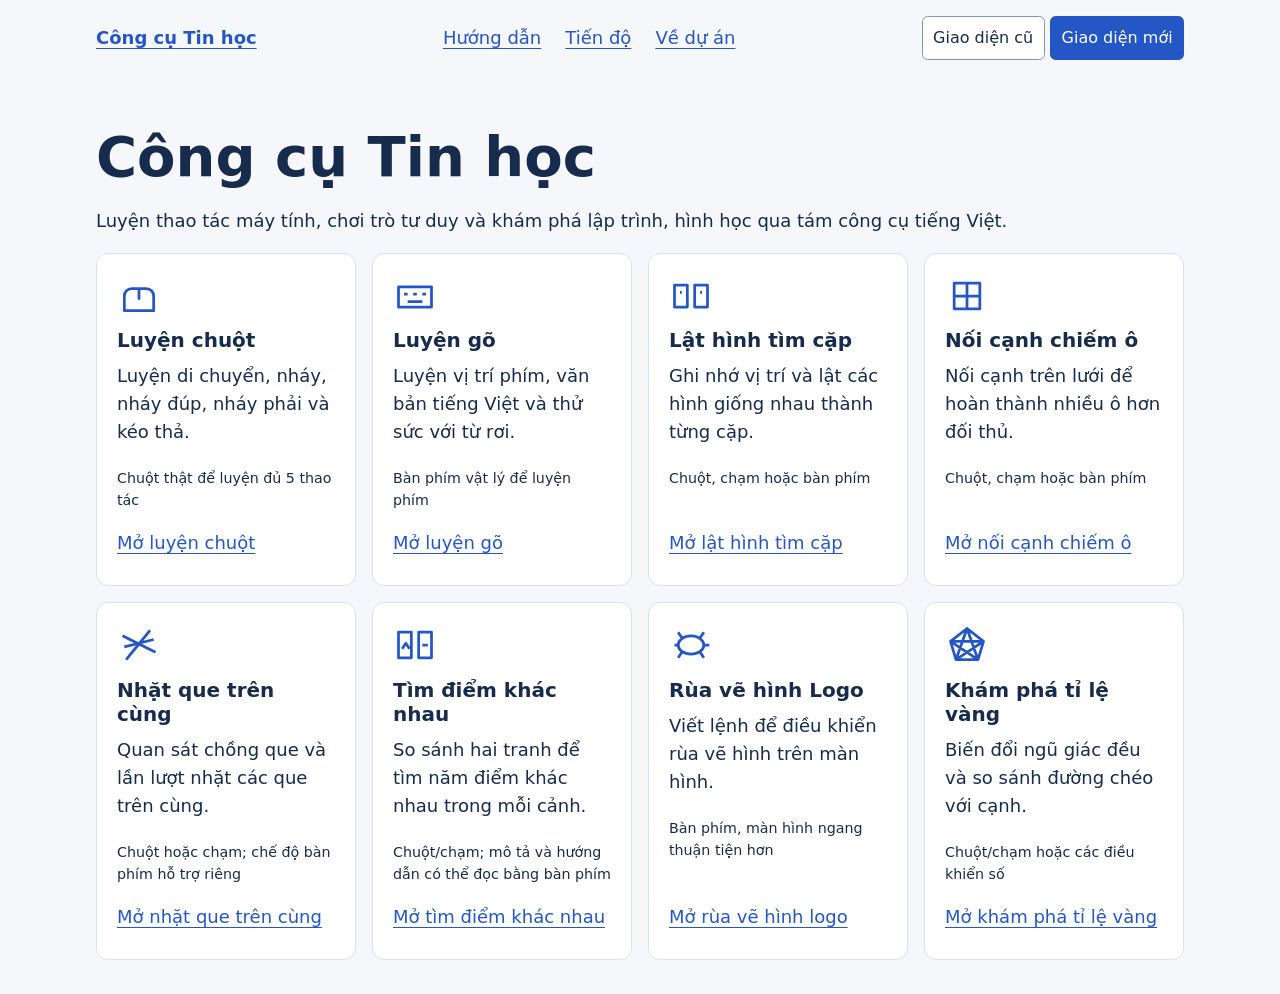
<file: index.html>
<!DOCTYPE html><html lang="vi"><head><meta charset="utf-8"><meta name="viewport" content="width=device-width, initial-scale=1"><link rel="icon" href="/favicon.svg" type="image/svg+xml"><title>Công cụ Tin học</title><meta name="description" content="Tám công cụ luyện tập Tin học bằng tiếng Việt."><link rel="canonical" href="https://ungdungtinhocsgk.github.io/"><script>
      try {
        if (localStorage.getItem('tin-hoc-web:appearance') === 'classic') {
          document.documentElement.dataset.appearance = 'classic';
        }
      } catch {
        // The switch remains usable when storage is unavailable.
      }
    </script><link rel="stylesheet" href="/_astro/BaseLayout.CWkH8VG-.css"><style>.catalog[data-astro-cid-lcdefpme]{grid-template-columns:repeat(auto-fit,minmax(min(100%,15rem),1fr));gap:1rem;padding:0;list-style:none;display:grid}li[data-astro-cid-lcdefpme]{background:var(--surface);border:1px solid #d9e2f1;border-radius:.75rem;flex-direction:column;align-items:start;padding:1.25rem;display:flex}svg[data-astro-cid-lcdefpme]{color:var(--primary)}h2[data-astro-cid-lcdefpme]{margin:.65rem 0 0;font-size:1.25rem}p[data-astro-cid-lcdefpme]{margin:.65rem 0}.device[data-astro-cid-lcdefpme]{font-size:.89rem}li[data-astro-cid-lcdefpme] a[data-astro-cid-lcdefpme]{align-items:center;min-height:44px;margin-top:auto;display:flex}
</style></head><body><header><a href="/">Công cụ Tin học</a><nav aria-label="Điều hướng chính"><a href="/huong-dan/">Hướng dẫn</a><a href="/tien-do/">Tiến độ</a><a href="/ve-du-an/">Về dự án</a></nav><div class="appearance-switch" role="group" aria-label="Chọn giao diện" hidden><button type="button" data-appearance-option="classic" aria-pressed="false">Giao diện cũ</button><button type="button" data-appearance-option="modern" aria-pressed="true">Giao diện mới</button></div></header><main><h1 data-astro-cid-lcdefpme>Công cụ Tin học</h1><p data-astro-cid-lcdefpme>Luyện thao tác máy tính, chơi trò tư duy và khám phá lập trình, hình học qua tám công cụ tiếng Việt.</p><section class="classic-only classic-library" aria-labelledby="classic-library-title" data-astro-cid-lcdefpme><h2 id="classic-library-title" class="classic-titlebar" data-astro-cid-lcdefpme>Trình mở chương trình</h2><div class="classic-library-body" data-astro-cid-lcdefpme><nav aria-label="Nhóm chương trình" class="classic-directory" data-astro-cid-lcdefpme><h3 data-astro-cid-lcdefpme>Thư mục</h3><a href="#classic-group-0" data-astro-cid-lcdefpme>Chuột và bàn phím</a><a href="#classic-group-1" data-astro-cid-lcdefpme>Trò chơi luyện tập</a><a href="#classic-group-2" data-astro-cid-lcdefpme>Lập trình và hình học</a></nav><div class="classic-programs" data-astro-cid-lcdefpme><section aria-labelledby="classic-group-0" data-astro-cid-lcdefpme><h3 id="classic-group-0" data-astro-cid-lcdefpme>Chuột và bàn phím</h3><ul data-astro-cid-lcdefpme><li data-astro-cid-lcdefpme><a href="/cong-cu/luyen-chuot/" data-astro-cid-lcdefpme><svg width="28" height="28" viewBox="0 0 24 24" aria-hidden="true" data-astro-cid-lcdefpme><path d="M8 8h8a4 4 0 0 1 4 4v8H4v-8a4 4 0 0 1 4-4Zm4 0v6" stroke="currentColor" stroke-width="1.6" fill="none" stroke-linejoin="round" data-astro-cid-lcdefpme></path></svg><span data-astro-cid-lcdefpme><strong data-astro-cid-lcdefpme>Luyện chuột</strong><small data-astro-cid-lcdefpme>Luyện di chuyển, nháy, nháy đúp, nháy phải và kéo thả.</small></span><span class="classic-open" aria-hidden="true" data-astro-cid-lcdefpme>Mở ›</span></a></li><li data-astro-cid-lcdefpme><a href="/cong-cu/luyen-go/" data-astro-cid-lcdefpme><svg width="28" height="28" viewBox="0 0 24 24" aria-hidden="true" data-astro-cid-lcdefpme><path d="M3 7h18v11H3zM6 11h2m3 0h2m3 0h2M8 15h8" stroke="currentColor" stroke-width="1.6" fill="none" stroke-linejoin="round" data-astro-cid-lcdefpme></path></svg><span data-astro-cid-lcdefpme><strong data-astro-cid-lcdefpme>Luyện gõ</strong><small data-astro-cid-lcdefpme>Luyện vị trí phím, văn bản tiếng Việt và thử sức với từ rơi.</small></span><span class="classic-open" aria-hidden="true" data-astro-cid-lcdefpme>Mở ›</span></a></li></ul></section><section aria-labelledby="classic-group-1" data-astro-cid-lcdefpme><h3 id="classic-group-1" data-astro-cid-lcdefpme>Trò chơi luyện tập</h3><ul data-astro-cid-lcdefpme><li data-astro-cid-lcdefpme><a href="/cong-cu/lat-hinh/" data-astro-cid-lcdefpme><svg width="28" height="28" viewBox="0 0 24 24" aria-hidden="true" data-astro-cid-lcdefpme><path d="M3 6h7v12H3zM14 6h7v12h-7zM6 10h1m10 0h1" stroke="currentColor" stroke-width="1.6" fill="none" stroke-linejoin="round" data-astro-cid-lcdefpme></path></svg><span data-astro-cid-lcdefpme><strong data-astro-cid-lcdefpme>Lật hình tìm cặp</strong><small data-astro-cid-lcdefpme>Ghi nhớ vị trí và lật các hình giống nhau thành từng cặp.</small></span><span class="classic-open" aria-hidden="true" data-astro-cid-lcdefpme>Mở ›</span></a></li><li data-astro-cid-lcdefpme><a href="/cong-cu/noi-o/" data-astro-cid-lcdefpme><svg width="28" height="28" viewBox="0 0 24 24" aria-hidden="true" data-astro-cid-lcdefpme><path d="M5 5h14v14H5zM5 12h14m-7-7v14" stroke="currentColor" stroke-width="1.6" fill="none" stroke-linejoin="round" data-astro-cid-lcdefpme></path></svg><span data-astro-cid-lcdefpme><strong data-astro-cid-lcdefpme>Nối cạnh chiếm ô</strong><small data-astro-cid-lcdefpme>Nối cạnh trên lưới để hoàn thành nhiều ô hơn đối thủ.</small></span><span class="classic-open" aria-hidden="true" data-astro-cid-lcdefpme>Mở ›</span></a></li><li data-astro-cid-lcdefpme><a href="/cong-cu/nhat-que/" data-astro-cid-lcdefpme><svg width="28" height="28" viewBox="0 0 24 24" aria-hidden="true" data-astro-cid-lcdefpme><path d="M3 7l18 9M5 20L18 4M4 13l16-4" stroke="currentColor" stroke-width="1.6" fill="none" stroke-linejoin="round" data-astro-cid-lcdefpme></path></svg><span data-astro-cid-lcdefpme><strong data-astro-cid-lcdefpme>Nhặt que trên cùng</strong><small data-astro-cid-lcdefpme>Quan sát chồng que và lần lượt nhặt các que trên cùng.</small></span><span class="classic-open" aria-hidden="true" data-astro-cid-lcdefpme>Mở ›</span></a></li><li data-astro-cid-lcdefpme><a href="/cong-cu/tim-diem-khac/" data-astro-cid-lcdefpme><svg width="28" height="28" viewBox="0 0 24 24" aria-hidden="true" data-astro-cid-lcdefpme><path d="M3 5h7v14H3zM14 5h7v14h-7zM5 14l2-3 2 3m7-2h3" stroke="currentColor" stroke-width="1.6" fill="none" stroke-linejoin="round" data-astro-cid-lcdefpme></path></svg><span data-astro-cid-lcdefpme><strong data-astro-cid-lcdefpme>Tìm điểm khác nhau</strong><small data-astro-cid-lcdefpme>So sánh hai tranh để tìm năm điểm khác nhau trong mỗi cảnh.</small></span><span class="classic-open" aria-hidden="true" data-astro-cid-lcdefpme>Mở ›</span></a></li></ul></section><section aria-labelledby="classic-group-2" data-astro-cid-lcdefpme><h3 id="classic-group-2" data-astro-cid-lcdefpme>Lập trình và hình học</h3><ul data-astro-cid-lcdefpme><li data-astro-cid-lcdefpme><a href="/cong-cu/logo/" data-astro-cid-lcdefpme><svg width="28" height="28" viewBox="0 0 24 24" aria-hidden="true" data-astro-cid-lcdefpme><path d="M5 12a7 5 0 1 0 14 0 7 5 0 1 0-14 0Zm14 0h3M3 12h2m2-4L5 5m12 3 2-3M7 16l-2 3m12-3 2 3" stroke="currentColor" stroke-width="1.6" fill="none" stroke-linejoin="round" data-astro-cid-lcdefpme></path></svg><span data-astro-cid-lcdefpme><strong data-astro-cid-lcdefpme>Rùa vẽ hình Logo</strong><small data-astro-cid-lcdefpme>Viết lệnh để điều khiển rùa vẽ hình trên màn hình.</small></span><span class="classic-open" aria-hidden="true" data-astro-cid-lcdefpme>Mở ›</span></a></li><li data-astro-cid-lcdefpme><a href="/cong-cu/ti-le-vang/" data-astro-cid-lcdefpme><svg width="28" height="28" viewBox="0 0 24 24" aria-hidden="true" data-astro-cid-lcdefpme><path d="M12 3l9 7-3 10H6L3 10zM12 3l6 17L3 10h18L6 20z" stroke="currentColor" stroke-width="1.6" fill="none" stroke-linejoin="round" data-astro-cid-lcdefpme></path></svg><span data-astro-cid-lcdefpme><strong data-astro-cid-lcdefpme>Khám phá tỉ lệ vàng</strong><small data-astro-cid-lcdefpme>Biến đổi ngũ giác đều và so sánh đường chéo với cạnh.</small></span><span class="classic-open" aria-hidden="true" data-astro-cid-lcdefpme>Mở ›</span></a></li></ul></section></div></div></section><ul class="catalog modern-only" data-astro-cid-lcdefpme><li data-astro-cid-lcdefpme><svg width="44" height="44" viewBox="0 0 24 24" aria-hidden="true" data-astro-cid-lcdefpme><path d="M8 8h8a4 4 0 0 1 4 4v8H4v-8a4 4 0 0 1 4-4Zm4 0v6" stroke="currentColor" stroke-width="1.5" fill="none" stroke-linejoin="round" data-astro-cid-lcdefpme></path></svg><h2 data-astro-cid-lcdefpme>Luyện chuột</h2><p data-astro-cid-lcdefpme>Luyện di chuyển, nháy, nháy đúp, nháy phải và kéo thả.</p><p class="device" data-astro-cid-lcdefpme>Chuột thật để luyện đủ 5 thao tác</p><a href="/cong-cu/luyen-chuot/" data-astro-cid-lcdefpme>Mở luyện chuột</a></li><li data-astro-cid-lcdefpme><svg width="44" height="44" viewBox="0 0 24 24" aria-hidden="true" data-astro-cid-lcdefpme><path d="M3 7h18v11H3zM6 11h2m3 0h2m3 0h2M8 15h8" stroke="currentColor" stroke-width="1.5" fill="none" stroke-linejoin="round" data-astro-cid-lcdefpme></path></svg><h2 data-astro-cid-lcdefpme>Luyện gõ</h2><p data-astro-cid-lcdefpme>Luyện vị trí phím, văn bản tiếng Việt và thử sức với từ rơi.</p><p class="device" data-astro-cid-lcdefpme>Bàn phím vật lý để luyện phím</p><a href="/cong-cu/luyen-go/" data-astro-cid-lcdefpme>Mở luyện gõ</a></li><li data-astro-cid-lcdefpme><svg width="44" height="44" viewBox="0 0 24 24" aria-hidden="true" data-astro-cid-lcdefpme><path d="M3 6h7v12H3zM14 6h7v12h-7zM6 10h1m10 0h1" stroke="currentColor" stroke-width="1.5" fill="none" stroke-linejoin="round" data-astro-cid-lcdefpme></path></svg><h2 data-astro-cid-lcdefpme>Lật hình tìm cặp</h2><p data-astro-cid-lcdefpme>Ghi nhớ vị trí và lật các hình giống nhau thành từng cặp.</p><p class="device" data-astro-cid-lcdefpme>Chuột, chạm hoặc bàn phím</p><a href="/cong-cu/lat-hinh/" data-astro-cid-lcdefpme>Mở lật hình tìm cặp</a></li><li data-astro-cid-lcdefpme><svg width="44" height="44" viewBox="0 0 24 24" aria-hidden="true" data-astro-cid-lcdefpme><path d="M5 5h14v14H5zM5 12h14m-7-7v14" stroke="currentColor" stroke-width="1.5" fill="none" stroke-linejoin="round" data-astro-cid-lcdefpme></path></svg><h2 data-astro-cid-lcdefpme>Nối cạnh chiếm ô</h2><p data-astro-cid-lcdefpme>Nối cạnh trên lưới để hoàn thành nhiều ô hơn đối thủ.</p><p class="device" data-astro-cid-lcdefpme>Chuột, chạm hoặc bàn phím</p><a href="/cong-cu/noi-o/" data-astro-cid-lcdefpme>Mở nối cạnh chiếm ô</a></li><li data-astro-cid-lcdefpme><svg width="44" height="44" viewBox="0 0 24 24" aria-hidden="true" data-astro-cid-lcdefpme><path d="M3 7l18 9M5 20L18 4M4 13l16-4" stroke="currentColor" stroke-width="1.5" fill="none" stroke-linejoin="round" data-astro-cid-lcdefpme></path></svg><h2 data-astro-cid-lcdefpme>Nhặt que trên cùng</h2><p data-astro-cid-lcdefpme>Quan sát chồng que và lần lượt nhặt các que trên cùng.</p><p class="device" data-astro-cid-lcdefpme>Chuột hoặc chạm; chế độ bàn phím hỗ trợ riêng</p><a href="/cong-cu/nhat-que/" data-astro-cid-lcdefpme>Mở nhặt que trên cùng</a></li><li data-astro-cid-lcdefpme><svg width="44" height="44" viewBox="0 0 24 24" aria-hidden="true" data-astro-cid-lcdefpme><path d="M3 5h7v14H3zM14 5h7v14h-7zM5 14l2-3 2 3m7-2h3" stroke="currentColor" stroke-width="1.5" fill="none" stroke-linejoin="round" data-astro-cid-lcdefpme></path></svg><h2 data-astro-cid-lcdefpme>Tìm điểm khác nhau</h2><p data-astro-cid-lcdefpme>So sánh hai tranh để tìm năm điểm khác nhau trong mỗi cảnh.</p><p class="device" data-astro-cid-lcdefpme>Chuột/chạm; mô tả và hướng dẫn có thể đọc bằng bàn phím</p><a href="/cong-cu/tim-diem-khac/" data-astro-cid-lcdefpme>Mở tìm điểm khác nhau</a></li><li data-astro-cid-lcdefpme><svg width="44" height="44" viewBox="0 0 24 24" aria-hidden="true" data-astro-cid-lcdefpme><path d="M5 12a7 5 0 1 0 14 0 7 5 0 1 0-14 0Zm14 0h3M3 12h2m2-4L5 5m12 3 2-3M7 16l-2 3m12-3 2 3" stroke="currentColor" stroke-width="1.5" fill="none" stroke-linejoin="round" data-astro-cid-lcdefpme></path></svg><h2 data-astro-cid-lcdefpme>Rùa vẽ hình Logo</h2><p data-astro-cid-lcdefpme>Viết lệnh để điều khiển rùa vẽ hình trên màn hình.</p><p class="device" data-astro-cid-lcdefpme>Bàn phím, màn hình ngang thuận tiện hơn</p><a href="/cong-cu/logo/" data-astro-cid-lcdefpme>Mở rùa vẽ hình logo</a></li><li data-astro-cid-lcdefpme><svg width="44" height="44" viewBox="0 0 24 24" aria-hidden="true" data-astro-cid-lcdefpme><path d="M12 3l9 7-3 10H6L3 10zM12 3l6 17L3 10h18L6 20z" stroke="currentColor" stroke-width="1.5" fill="none" stroke-linejoin="round" data-astro-cid-lcdefpme></path></svg><h2 data-astro-cid-lcdefpme>Khám phá tỉ lệ vàng</h2><p data-astro-cid-lcdefpme>Biến đổi ngũ giác đều và so sánh đường chéo với cạnh.</p><p class="device" data-astro-cid-lcdefpme>Chuột/chạm hoặc các điều khiển số</p><a href="/cong-cu/ti-le-vang/" data-astro-cid-lcdefpme>Mở khám phá tỉ lệ vàng</a></li></ul></main><script>
      (() => {
        const root = document.documentElement;
        const group = document.querySelector('.appearance-switch');
        const buttons = group.querySelectorAll('button');
        function apply(appearance) {
          if (appearance === 'classic') root.dataset.appearance = 'classic';
          else delete root.dataset.appearance;
          for (const button of buttons) {
            button.setAttribute('aria-pressed', String(button.dataset.appearanceOption === appearance));
          }
        }
        apply(root.dataset.appearance ?? 'modern');
        group.addEventListener('click', event => {
          const appearance = event.target.closest('button')?.dataset.appearanceOption;
          if (!appearance) return;
          apply(appearance);
          try {
            localStorage.setItem('tin-hoc-web:appearance', appearance);
          } catch {
            // Keep the selection on this page.
          }
        });
        group.hidden = false;
      })();
    </script></body></html>
</file>
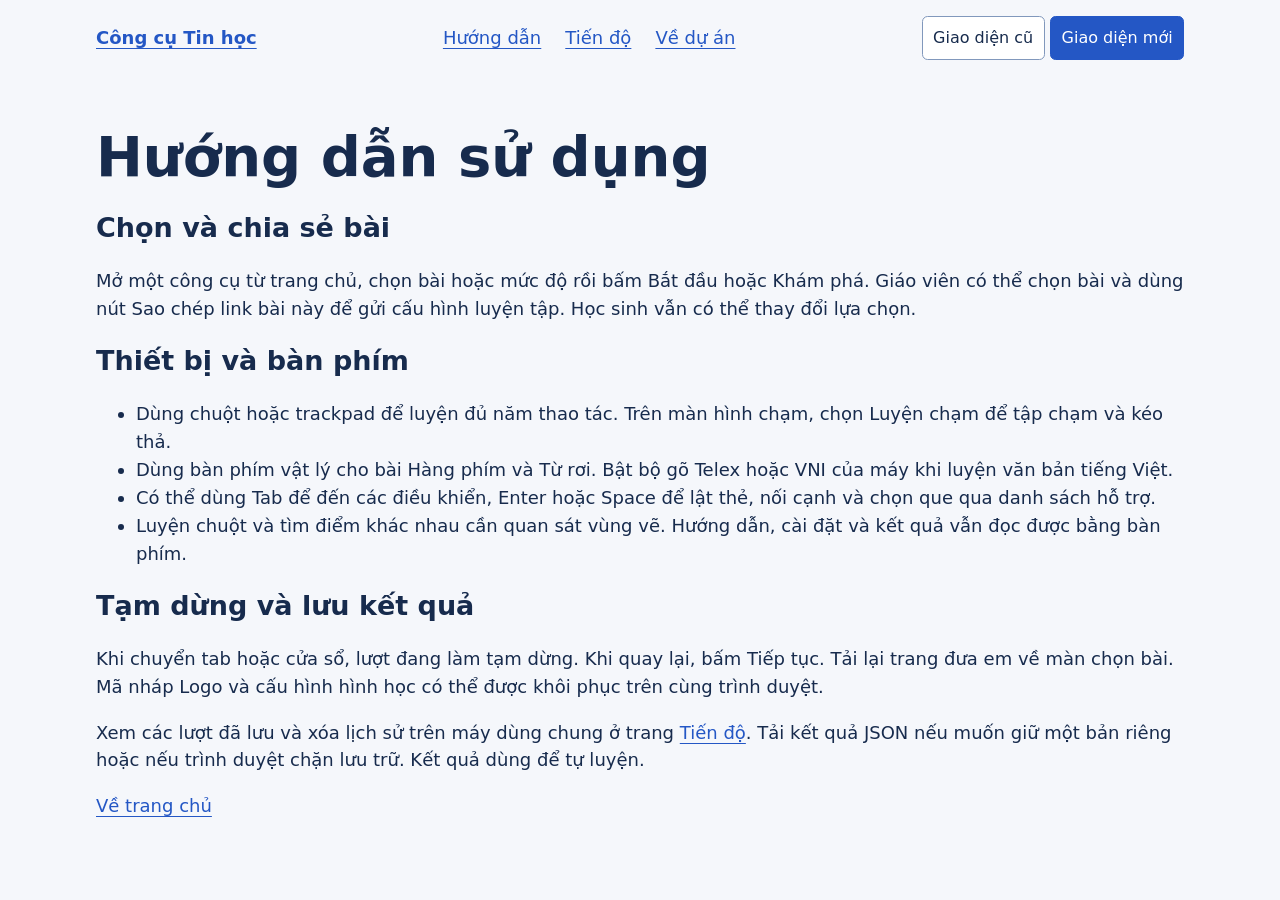
<file: huong-dan/index.html>
<!DOCTYPE html><html lang="vi"><head><meta charset="utf-8"><meta name="viewport" content="width=device-width, initial-scale=1"><link rel="icon" href="/favicon.svg" type="image/svg+xml"><title>Hướng dẫn sử dụng</title><meta name="description" content="Cách chọn bài, sử dụng thiết bị và lưu kết quả tự luyện."><link rel="canonical" href="https://ungdungtinhocsgk.github.io/huong-dan/"><script>
      try {
        if (localStorage.getItem('tin-hoc-web:appearance') === 'classic') {
          document.documentElement.dataset.appearance = 'classic';
        }
      } catch {
        // The switch remains usable when storage is unavailable.
      }
    </script><link rel="stylesheet" href="/_astro/BaseLayout.CWkH8VG-.css"></head><body><header><a href="/">Công cụ Tin học</a><nav aria-label="Điều hướng chính"><a href="/huong-dan/">Hướng dẫn</a><a href="/tien-do/">Tiến độ</a><a href="/ve-du-an/">Về dự án</a></nav><div class="appearance-switch" role="group" aria-label="Chọn giao diện" hidden><button type="button" data-appearance-option="classic" aria-pressed="false">Giao diện cũ</button><button type="button" data-appearance-option="modern" aria-pressed="true">Giao diện mới</button></div></header><main><h1>Hướng dẫn sử dụng</h1><h2>Chọn và chia sẻ bài</h2><p>Mở một công cụ từ trang chủ, chọn bài hoặc mức độ rồi bấm Bắt đầu hoặc Khám phá. Giáo viên có thể chọn bài và dùng nút Sao chép link bài này để gửi cấu hình luyện tập. Học sinh vẫn có thể thay đổi lựa chọn.</p><h2>Thiết bị và bàn phím</h2><ul><li>Dùng chuột hoặc trackpad để luyện đủ năm thao tác. Trên màn hình chạm, chọn Luyện chạm để tập chạm và kéo thả.</li><li>Dùng bàn phím vật lý cho bài Hàng phím và Từ rơi. Bật bộ gõ Telex hoặc VNI của máy khi luyện văn bản tiếng Việt.</li><li>Có thể dùng Tab để đến các điều khiển, Enter hoặc Space để lật thẻ, nối cạnh và chọn que qua danh sách hỗ trợ.</li><li>Luyện chuột và tìm điểm khác nhau cần quan sát vùng vẽ. Hướng dẫn, cài đặt và kết quả vẫn đọc được bằng bàn phím.</li></ul><h2>Tạm dừng và lưu kết quả</h2><p>Khi chuyển tab hoặc cửa sổ, lượt đang làm tạm dừng. Khi quay lại, bấm Tiếp tục. Tải lại trang đưa em về màn chọn bài. Mã nháp Logo và cấu hình hình học có thể được khôi phục trên cùng trình duyệt.</p><p>Xem các lượt đã lưu và xóa lịch sử trên máy dùng chung ở trang <a href="/tien-do/">Tiến độ</a>. Tải kết quả JSON nếu muốn giữ một bản riêng hoặc nếu trình duyệt chặn lưu trữ. Kết quả dùng để tự luyện.</p><a href="/">Về trang chủ</a></main><script>
      (() => {
        const root = document.documentElement;
        const group = document.querySelector('.appearance-switch');
        const buttons = group.querySelectorAll('button');
        function apply(appearance) {
          if (appearance === 'classic') root.dataset.appearance = 'classic';
          else delete root.dataset.appearance;
          for (const button of buttons) {
            button.setAttribute('aria-pressed', String(button.dataset.appearanceOption === appearance));
          }
        }
        apply(root.dataset.appearance ?? 'modern');
        group.addEventListener('click', event => {
          const appearance = event.target.closest('button')?.dataset.appearanceOption;
          if (!appearance) return;
          apply(appearance);
          try {
            localStorage.setItem('tin-hoc-web:appearance', appearance);
          } catch {
            // Keep the selection on this page.
          }
        });
        group.hidden = false;
      })();
    </script></body></html>
</file>
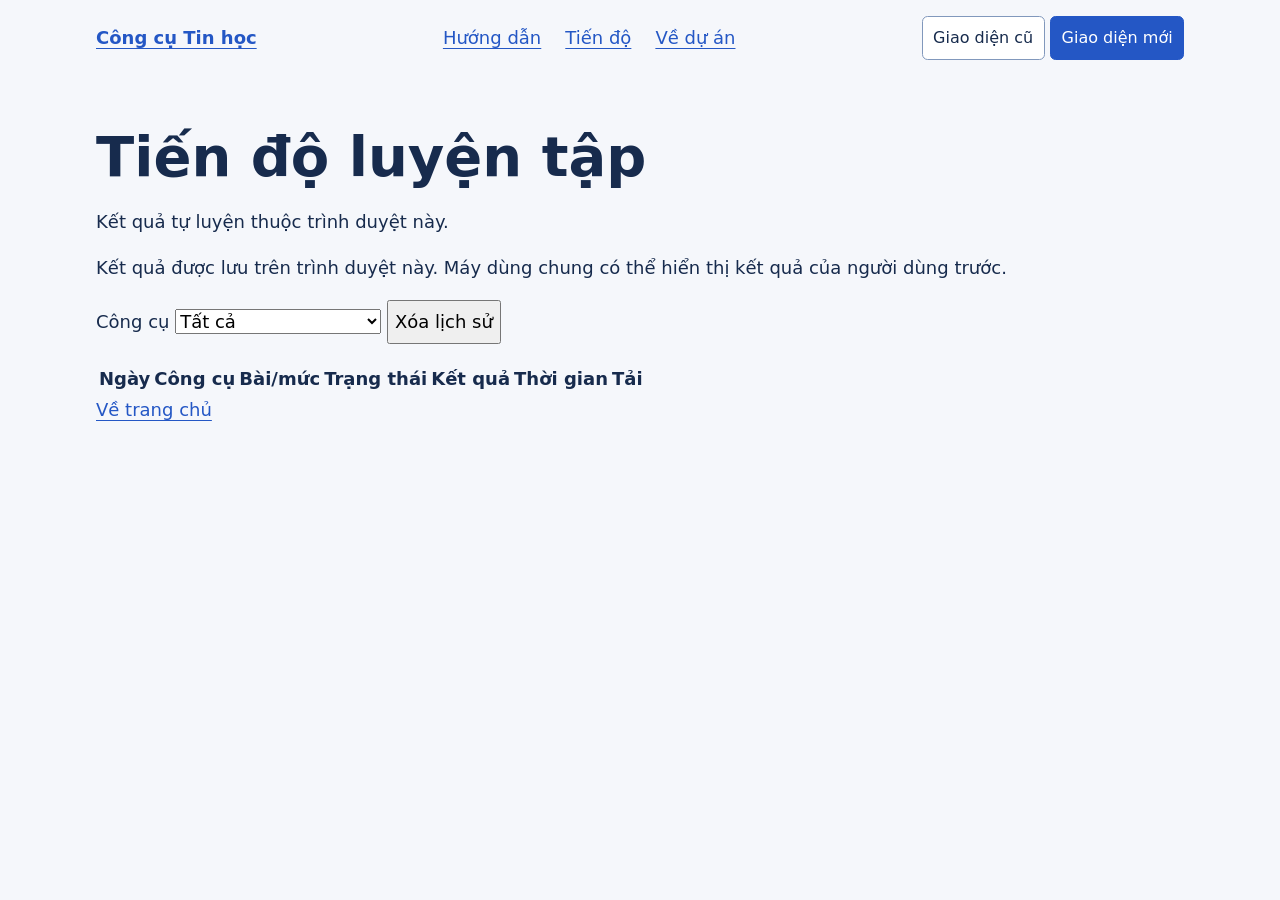
<file: tien-do/index.html>
<!DOCTYPE html><html lang="vi"><head><meta charset="utf-8"><meta name="viewport" content="width=device-width, initial-scale=1"><link rel="icon" href="/favicon.svg" type="image/svg+xml"><title>Tiến độ luyện tập</title><meta name="description" content="Lịch sử tự luyện trên trình duyệt này."><link rel="canonical" href="https://ungdungtinhocsgk.github.io/tien-do/"><meta name="robots" content="noindex"><script>
      try {
        if (localStorage.getItem('tin-hoc-web:appearance') === 'classic') {
          document.documentElement.dataset.appearance = 'classic';
        }
      } catch {
        // The switch remains usable when storage is unavailable.
      }
    </script><link rel="stylesheet" href="/_astro/BaseLayout.CWkH8VG-.css"></head><body><header><a href="/">Công cụ Tin học</a><nav aria-label="Điều hướng chính"><a href="/huong-dan/">Hướng dẫn</a><a href="/tien-do/">Tiến độ</a><a href="/ve-du-an/">Về dự án</a></nav><div class="appearance-switch" role="group" aria-label="Chọn giao diện" hidden><button type="button" data-appearance-option="classic" aria-pressed="false">Giao diện cũ</button><button type="button" data-appearance-option="modern" aria-pressed="true">Giao diện mới</button></div></header><main><h1>Tiến độ luyện tập</h1><p>Kết quả tự luyện thuộc trình duyệt này.</p><style>astro-island,astro-slot,astro-static-slot{display:contents}</style><script>(function(){let e=async e=>{await(await e())()};(self.Astro||(self.Astro={})).only=e,window.dispatchEvent(new Event(`astro:only`))})();</script><script>(function(){function e(t){"@babel/helpers - typeof";return e=typeof Symbol==`function`&&typeof Symbol.iterator==`symbol`?function(e){return typeof e}:function(e){return e&&typeof Symbol==`function`&&e.constructor===Symbol&&e!==Symbol.prototype?`symbol`:typeof e},e(t)}function t(t,n){if(e(t)!=`object`||!t)return t;var r;if(typeof Symbol<`u`&&(r=t[Symbol.toPrimitive])!==void 0){var i=r.call(t,n||`default`);if(e(i)!=`object`)return i;throw TypeError(`@@toPrimitive must return a primitive value.`)}return(n===`string`?String:Number)(t)}function n(n){var r=t(n,`string`);return e(r)==`symbol`?r:r+``}function r(e,t,r){return(t=n(t))in e?Object.defineProperty(e,t,{value:r,enumerable:!0,configurable:!0,writable:!0}):e[t]=r,e}let i=/* @__PURE__ */ new Set([`__proto__`,`constructor`,`prototype`]);{let e={0:e=>a(e),1:e=>n(e),2:e=>new RegExp(e),3:e=>new Date(e),4:e=>new Map(n(e)),5:e=>new Set(n(e)),6:e=>BigInt(e),7:e=>new URL(e),8:e=>new Uint8Array(e),9:e=>new Uint16Array(e),10:e=>new Uint32Array(e),11:e=>1/0*e},t=t=>{let[n,r]=t;return n in e?e[n](r):void 0},n=e=>e.map(t),a=e=>typeof e!=`object`||!e?e:Object.fromEntries(Object.entries(e).map(([e,n])=>[e,t(n)]));class o extends HTMLElement{constructor(...e){super(...e),r(this,`Component`,void 0),r(this,`hydrator`,void 0),r(this,`hydrate`,async()=>{var e;if(!this.hydrator||!this.isConnected)return;let t=(e=this.parentElement)==null?void 0:e.closest(`astro-island[ssr]`);if(t){t.addEventListener(`astro:hydrate`,this.hydrate,{once:!0});return}let n=this.querySelectorAll(`astro-slot`),r={},i=this.querySelectorAll(`template[data-astro-template]`);for(let e of i){let t=e.closest(this.tagName);t!=null&&t.isSameNode(this)&&(r[e.getAttribute(`data-astro-template`)||`default`]=e.innerHTML,e.remove())}for(let e of n){let t=e.closest(this.tagName);t!=null&&t.isSameNode(this)&&(r[e.getAttribute(`name`)||`default`]=e.innerHTML)}let o;try{o=this.hasAttribute(`props`)?a(JSON.parse(this.getAttribute(`props`))):{}}catch(e){let t=this.getAttribute(`component-url`)||`<unknown>`,n=this.getAttribute(`component-export`);throw n&&(t+=` (export ${n})`),console.error(`[hydrate] Error parsing props for component ${t}`,this.getAttribute(`props`),e),e}await this.hydrator(this)(this.Component,o,r,{client:this.getAttribute(`client`)}),this.removeAttribute(`ssr`),this.dispatchEvent(new CustomEvent(`astro:hydrate`))}),r(this,`unmount`,()=>{this.isConnected||this.dispatchEvent(new CustomEvent(`astro:unmount`))})}disconnectedCallback(){document.removeEventListener(`astro:after-swap`,this.unmount),document.addEventListener(`astro:after-swap`,this.unmount,{once:!0})}connectedCallback(){if(!this.hasAttribute(`await-children`)||document.readyState===`interactive`||document.readyState===`complete`)this.childrenConnectedCallback();else{let e=()=>{document.removeEventListener(`DOMContentLoaded`,e),t.disconnect(),this.childrenConnectedCallback()},t=new MutationObserver(()=>{var t;((t=this.lastChild)==null?void 0:t.nodeType)===Node.COMMENT_NODE&&this.lastChild.nodeValue===`astro:end`&&(this.lastChild.remove(),e())});t.observe(this,{childList:!0}),document.addEventListener(`DOMContentLoaded`,e)}}async childrenConnectedCallback(){let e=this.getAttribute(`before-hydration-url`);e&&await import(e),this.start()}getRetryImportUrl(e){let t=new URL(e,document.baseURI);return t.searchParams.set(`astro-retry`,Date.now().toString()),t.toString()}async importWithRetry(e){try{return await import(e)}catch(t){return await new Promise(e=>setTimeout(e,1e3)),import(this.getRetryImportUrl(e))}}handleHydrationError(e){let t=this.getAttribute(`component-url`),n=new CustomEvent(`astro:hydration-error`,{cancelable:!0,bubbles:!0,composed:!0,detail:{error:e,componentUrl:t}});this.dispatchEvent(n)&&console.error(`[astro-island] Error hydrating ${t}`,e)}async start(){let e=JSON.parse(this.getAttribute(`opts`)),t=this.getAttribute(`client`);if(Astro[t]===void 0)window.addEventListener(`astro:${t}`,()=>this.start(),{once:!0});else try{await Astro[t](async()=>{let e=this.getAttribute(`renderer-url`);try{let[t,{default:n}]=await Promise.all([this.importWithRetry(this.getAttribute(`component-url`)),e?this.importWithRetry(e):Promise.resolve({default:()=>()=>{}})]),r=this.getAttribute(`component-export`)||`default`;if(r.includes(`.`)){this.Component=t;for(let e of r.split(`.`)){if(i.has(e)||!this.Component||typeof this.Component!=`object`&&typeof this.Component!=`function`||!Object.hasOwn(this.Component,e))throw Error(`Invalid component export path: ${r}`);this.Component=this.Component[e]}}else{if(i.has(r))throw Error(`Invalid component export path: ${r}`);this.Component=t[r]}return this.hydrator=n,this.hydrate}catch(e){return this.handleHydrationError(e),()=>{}}},e,this)}catch(e){this.handleHydrationError(e)}}attributeChangedCallback(){this.hydrate()}}r(o,`observedAttributes`,[`props`]),customElements.get(`astro-island`)||customElements.define(`astro-island`,o)}})();</script><astro-island uid="1xvoHc" component-url="/_astro/ProgressApp.BtTqldPr.js" component-export="default" renderer-url="/_astro/client.CzWaolnw.js" props="{}" ssr client="only" opts="{&quot;name&quot;:&quot;ProgressApp&quot;,&quot;value&quot;:&quot;react&quot;}"></astro-island><a href="/">Về trang chủ</a></main><script>
      (() => {
        const root = document.documentElement;
        const group = document.querySelector('.appearance-switch');
        const buttons = group.querySelectorAll('button');
        function apply(appearance) {
          if (appearance === 'classic') root.dataset.appearance = 'classic';
          else delete root.dataset.appearance;
          for (const button of buttons) {
            button.setAttribute('aria-pressed', String(button.dataset.appearanceOption === appearance));
          }
        }
        apply(root.dataset.appearance ?? 'modern');
        group.addEventListener('click', event => {
          const appearance = event.target.closest('button')?.dataset.appearanceOption;
          if (!appearance) return;
          apply(appearance);
          try {
            localStorage.setItem('tin-hoc-web:appearance', appearance);
          } catch {
            // Keep the selection on this page.
          }
        });
        group.hidden = false;
      })();
    </script></body></html>
</file>
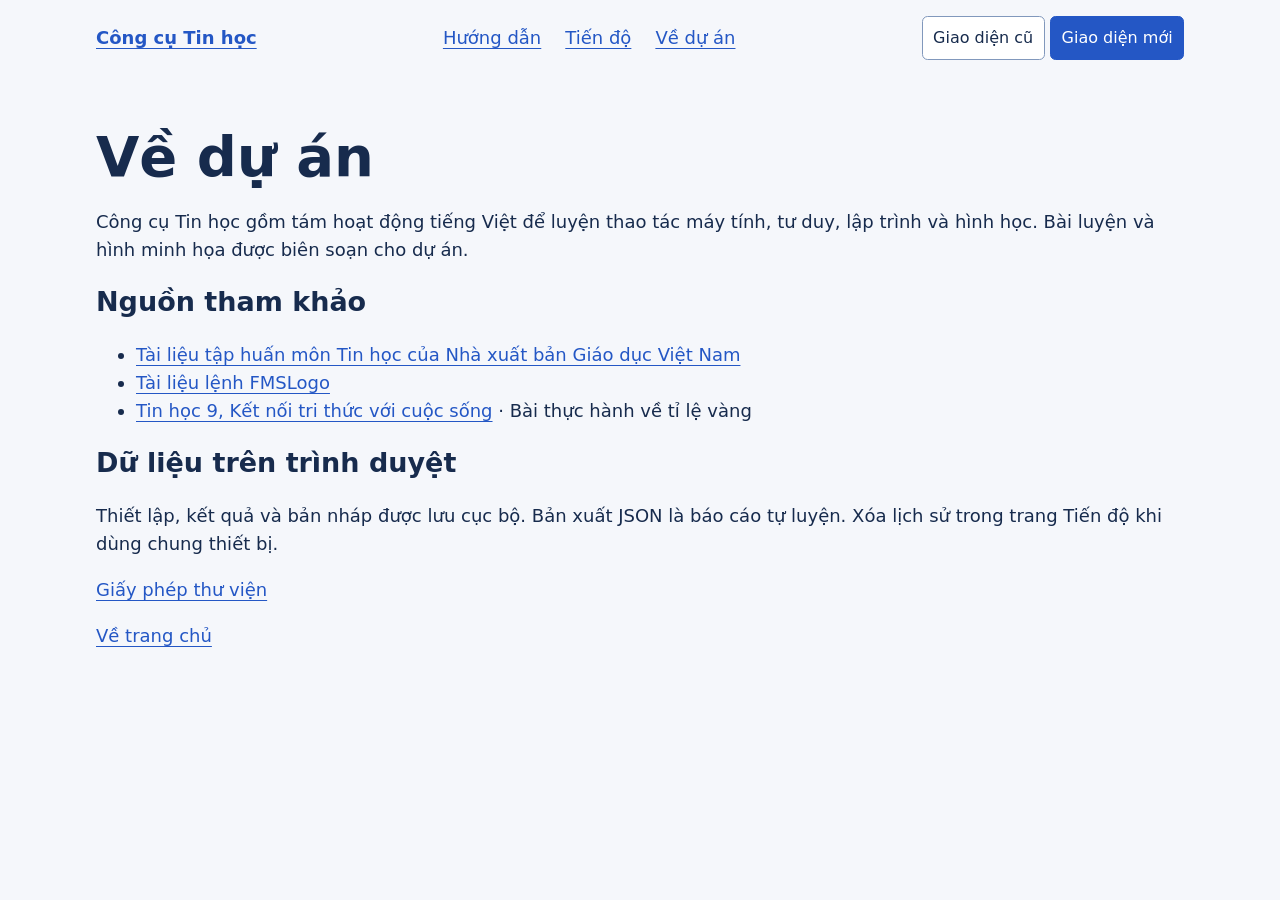
<file: ve-du-an/index.html>
<!DOCTYPE html><html lang="vi"><head><meta charset="utf-8"><meta name="viewport" content="width=device-width, initial-scale=1"><link rel="icon" href="/favicon.svg" type="image/svg+xml"><title>Về dự án</title><meta name="description" content="Mục tiêu, nguồn tham khảo và dữ liệu cục bộ của Công cụ Tin học."><link rel="canonical" href="https://ungdungtinhocsgk.github.io/ve-du-an/"><script>
      try {
        if (localStorage.getItem('tin-hoc-web:appearance') === 'classic') {
          document.documentElement.dataset.appearance = 'classic';
        }
      } catch {
        // The switch remains usable when storage is unavailable.
      }
    </script><link rel="stylesheet" href="/_astro/BaseLayout.CWkH8VG-.css"></head><body><header><a href="/">Công cụ Tin học</a><nav aria-label="Điều hướng chính"><a href="/huong-dan/">Hướng dẫn</a><a href="/tien-do/">Tiến độ</a><a href="/ve-du-an/">Về dự án</a></nav><div class="appearance-switch" role="group" aria-label="Chọn giao diện" hidden><button type="button" data-appearance-option="classic" aria-pressed="false">Giao diện cũ</button><button type="button" data-appearance-option="modern" aria-pressed="true">Giao diện mới</button></div></header><main><h1>Về dự án</h1><p>Công cụ Tin học gồm tám hoạt động tiếng Việt để luyện thao tác máy tính, tư duy, lập trình và hình học. Bài luyện và hình minh họa được biên soạn cho dự án.</p><h2>Nguồn tham khảo</h2><ul><li><a href="https://taphuan.nxbgd.vn/tap-huan?subjects=11">Tài liệu tập huấn môn Tin học của Nhà xuất bản Giáo dục Việt Nam</a></li><li><a href="https://fmslogo.sourceforge.io/manual/">Tài liệu lệnh FMSLogo</a></li><li><a href="https://sachdientu.nxbgd.vn/thu-vien-so/doc-sach/shs-tin-hoc-9.4491293545">Tin học 9, Kết nối tri thức với cuộc sống</a> · Bài thực hành về tỉ lệ vàng</li></ul><h2>Dữ liệu trên trình duyệt</h2><p>Thiết lập, kết quả và bản nháp được lưu cục bộ. Bản xuất JSON là báo cáo tự luyện. Xóa lịch sử trong trang Tiến độ khi dùng chung thiết bị.</p><p><a href="/third-party-notices.txt">Giấy phép thư viện</a></p><a href="/">Về trang chủ</a></main><script>
      (() => {
        const root = document.documentElement;
        const group = document.querySelector('.appearance-switch');
        const buttons = group.querySelectorAll('button');
        function apply(appearance) {
          if (appearance === 'classic') root.dataset.appearance = 'classic';
          else delete root.dataset.appearance;
          for (const button of buttons) {
            button.setAttribute('aria-pressed', String(button.dataset.appearanceOption === appearance));
          }
        }
        apply(root.dataset.appearance ?? 'modern');
        group.addEventListener('click', event => {
          const appearance = event.target.closest('button')?.dataset.appearanceOption;
          if (!appearance) return;
          apply(appearance);
          try {
            localStorage.setItem('tin-hoc-web:appearance', appearance);
          } catch {
            // Keep the selection on this page.
          }
        });
        group.hidden = false;
      })();
    </script></body></html>
</file>
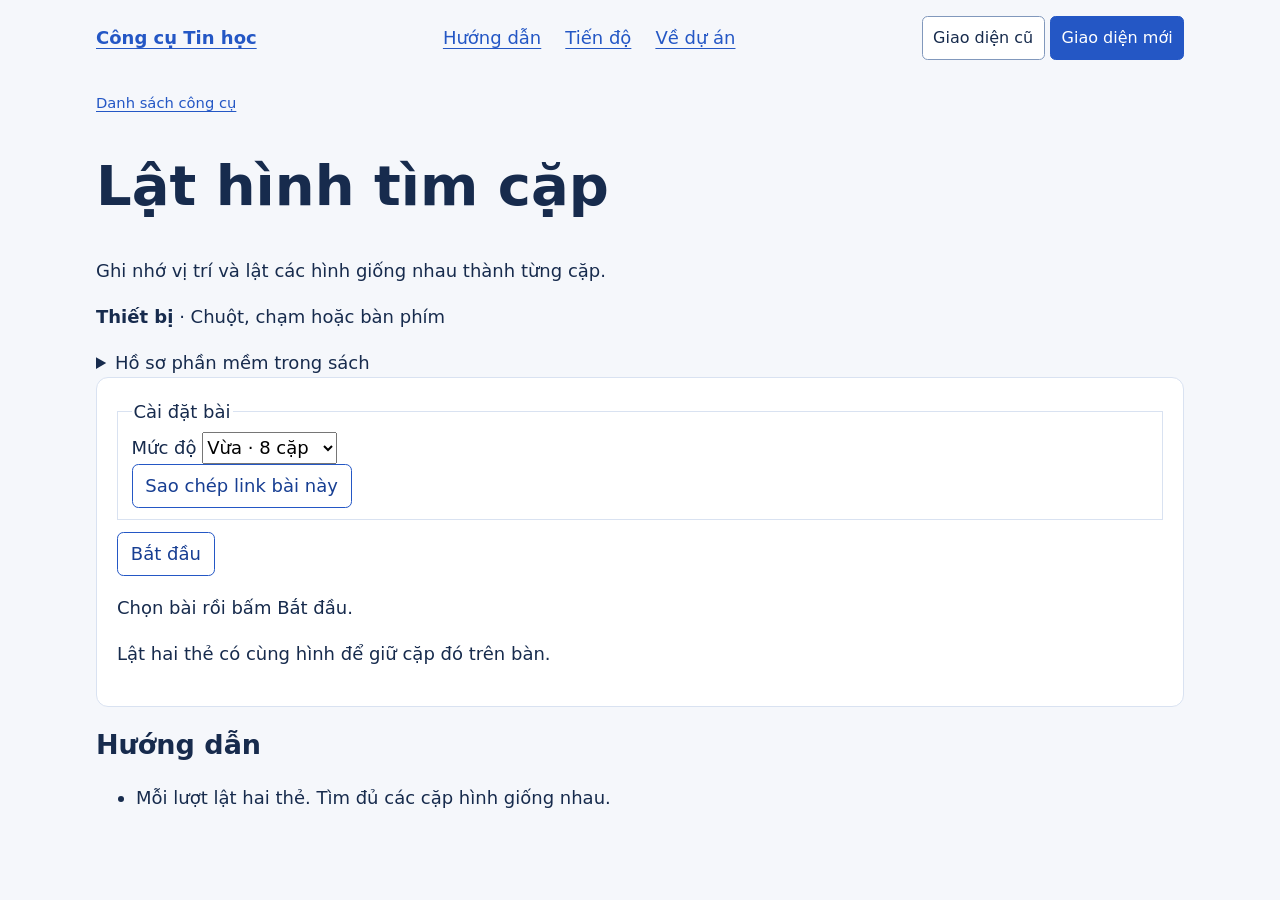
<file: cong-cu/lat-hinh/index.html>
<!DOCTYPE html><html lang="vi"><head><meta charset="utf-8"><meta name="viewport" content="width=device-width, initial-scale=1"><link rel="icon" href="/favicon.svg" type="image/svg+xml"><title>Lật hình tìm cặp</title><meta name="description" content="Ghi nhớ vị trí và lật các hình giống nhau thành từng cặp."><link rel="canonical" href="https://ungdungtinhocsgk.github.io/cong-cu/lat-hinh/"><script>
      try {
        if (localStorage.getItem('tin-hoc-web:appearance') === 'classic') {
          document.documentElement.dataset.appearance = 'classic';
        }
      } catch {
        // The switch remains usable when storage is unavailable.
      }
    </script><link rel="stylesheet" href="/_astro/BaseLayout.CWkH8VG-.css"><style>.golden-layout{grid-template-columns:minmax(0,2fr) minmax(0,1fr);align-items:start;gap:1rem;margin-block:.75rem;display:grid}.golden-svg{touch-action:none;border:1px solid #b0c3e0;border-radius:.55rem;width:100%;display:block}.golden-svg [data-handle][aria-disabled=false]{cursor:grab}.golden-svg [data-handle]:focus-visible .golden-knob{stroke:#a43e00;stroke-width:4px}.golden-measure div{justify-content:space-between;gap:.75rem;display:flex}.golden-measure dd{font-variant-numeric:tabular-nums;margin:0}.golden-table{margin-bottom:1rem;overflow-x:auto}.golden-table td,.golden-table th{white-space:nowrap;padding:.25rem .55rem}.golden-choice{display:block}.golden-layout~fieldset input[type=number]{width:6rem}@media (width<=700px){.golden-layout{grid-template-columns:minmax(0,1fr)}}
.mouse-board{background:#f4f8ff;border-radius:.5rem;outline:1px solid #a7b9d5;max-width:800px;position:relative;overflow:hidden}.mouse-board svg{aspect-ratio:5/3;width:100%;height:auto;display:block}.mouse-target{fill:#c9e0ff;stroke:#2457c5;stroke-width:3px}.mouse-object{fill:#ffdb92;stroke:#6e481a;stroke-width:3px}.mouse-drag{touch-action:none}.mouse-overlay{background:#f4f8ff;place-items:center;font-weight:700;display:grid;position:absolute;inset:0}.mouse-success{fill:var(--success);font-size:36px;font-weight:800;animation:.12s linear both mouse-success}@keyframes mouse-success{0%{opacity:1}to{opacity:0}}@media (prefers-reduced-motion:reduce){.mouse-success{display:none}}.mouse-lesson-frame{color:#183d34;background:#faf8ef}.mouse-lesson-heading{padding:.75rem 1rem 0}.mouse-lesson-heading h3{margin:0 auto 0 0}.mouse-book-board{background:#f9f9ed;max-width:640px}.mouse-book-board svg{aspect-ratio:4/3}.mouse-book-board .mouse-target{fill:#c3dfc9;stroke:#1c6448;stroke-width:2px}.mouse-folder{fill:#dceadf;stroke:#176052;stroke-width:2px}.mouse-drop-content{fill:#fffdf5;stroke:#648976;stroke-width:2px}.mouse-expanded .mouse-book-board{max-width:min(100%,80rem)}.mouse-lesson-frame:fullscreen{overflow:auto}.mouse-lesson-frame:fullscreen .mouse-book-board{max-width:min(100%,104vh)}.mouse-lesson-heading button{color:#174b3a;background:#fffdf5;border:1px solid #648976;border-radius:.4rem;min-height:44px;padding:.4rem .7rem}
.diff-panels{grid-template-columns:repeat(2,minmax(0,1fr));gap:.75rem;margin-block:.75rem;display:grid}.diff-panels figure{margin:0}.diff-panels figcaption{margin-bottom:.3rem;font-weight:700}.diff-panels svg{border-radius:.45rem;width:100%;height:auto;display:block}.diff-found rect{fill:none;stroke:#fff;stroke-width:5px;stroke-dasharray:9 4}.diff-found text,.diff-miss{fill:#177246;paint-order:stroke;stroke:#fff;stroke-width:5px;font-size:34px;font-weight:800}.diff-miss{fill:#b42318;text-anchor:middle}@media (width<=650px){.diff-panels{grid-template-columns:minmax(0,1fr)}}
.dots-board{aspect-ratio:1;background:#f6f9ff;border-radius:.5rem;width:min(100%,34rem);height:auto;display:block}.dots-hit{stroke:#0000;stroke-width:26px}.dots-edge[aria-disabled=false]{cursor:pointer}.dots-line{stroke:#b5c4df;stroke-width:3px;pointer-events:none}.dots-edge[aria-disabled=false]:is(:hover,:focus-visible) .dots-line{stroke:#173e92;stroke-width:7px}.dots-edge.dots-A .dots-line{stroke:#2457c5;stroke-width:8px}.dots-edge.dots-B .dots-line{stroke:#9a4715;stroke-width:8px}.dots-box.dots-A rect{fill:#dce8ff}.dots-box.dots-B rect{fill:#fff0da}.dots-box text{fill:#172b4d;font-size:30px;font-weight:700}.dots-box{pointer-events:none}
.blocks-board{grid-template-columns:repeat(4,minmax(0,1fr));gap:clamp(.35rem,2vw,.75rem);max-width:36rem;display:grid}.blocks-board-hard{grid-template-columns:repeat(6,minmax(0,1fr))}.tool-shell .blocks-card{aspect-ratio:1;background:#e4edff;border:1px solid #9aafd5;place-items:center;padding:.2rem;font-size:1.35rem;font-weight:700;display:grid;position:relative}.tool-shell .blocks-card-open{background:#f7fbff}.blocks-card img{width:min(90%,64px);height:auto}.blocks-mark{color:var(--success);position:absolute;top:.01rem;right:.25rem}.blocks-option{margin-inline:.75rem;display:inline-block}@media (width<=540px){.blocks-board-hard{grid-template-columns:repeat(4,minmax(0,1fr))}}
.sticks-board{aspect-ratio:5/3;background:#f6f9ff;border-radius:.5rem;width:min(100%,50rem);height:auto;margin-block:.75rem;display:block}.sticks-label{fill:#172b4d;paint-order:stroke;stroke:#fff;stroke-width:3px;font-size:24px;font-weight:700}
.typing-keys{border:1px solid #9bb0d3;border-radius:.5rem;padding:.75rem}.typing-sequence{flex-wrap:wrap;gap:.25rem;display:flex}.typing-sequence span{border:1px solid #c7d5ee;border-radius:.25rem;place-items:center;min-width:1.45em;min-height:1.7em;padding:.1rem;display:inline-grid}.typing-done{color:var(--success);background:#e2f5eb}.typing-active{outline:2px solid var(--primary);background:#e1ecff}.typing-keys kbd{border:1px solid #cad5e9;border-radius:.25rem;place-items:center;min-width:1.4em;margin:.14em;padding:.12em;display:inline-grid}.typing-keys kbd:last-child{min-width:2em}#typing-editor{width:100%;margin-top:.3rem;padding:.6rem;display:block}.typing-fall{background:#edf4ff;height:12rem;margin-bottom:.75rem;position:relative;overflow:hidden}.typing-word{text-align:center;font:700 1.6rem/2rem monospace;position:absolute;inset:0 0 auto}.typing-word em{color:var(--success);font-style:normal;text-decoration:underline}@media (prefers-reduced-motion:reduce){.typing-word{transform:none!important}}
.logo-layout{grid-template-columns:minmax(0,2fr) minmax(0,3fr);gap:1rem;margin-block:.75rem;display:grid}.logo-layout.logo-wide{grid-template-columns:minmax(0,1fr)}#logo-source{width:100%;margin-block:.35rem .65rem;padding:.75rem;font:1rem/1.5 ui-monospace,monospace;display:block}.logo-canvas{aspect-ratio:3/2;border:1px solid #c7d4e5;width:100%;position:relative}.logo-canvas canvas,.logo-canvas svg{width:100%;height:100%;position:absolute;inset:0}.logo-canvas svg{pointer-events:none}@media (width<=700px){.logo-layout{grid-template-columns:minmax(0,1fr)}}
.geometry-workbench{color:#163b34;background:#f8f6ef;border:1px solid #b8c7bc;border-radius:1rem;margin-block:1rem}.geometry-workbench>h3{margin:0 0 .7rem;font-size:1.22rem}.geometry-sheet{grid-template-columns:minmax(11rem,1fr) minmax(0,3fr);align-items:start;gap:.75rem;margin-block-start:.75rem;display:grid}.geometry-measurements{font-variant-numeric:tabular-nums;overflow-wrap:anywhere;min-width:0}.geometry-measurements ul:empty{display:none}.geometry-stage{background:#fffdf7;border:1px solid #b8c7bc;border-radius:.75rem;min-width:0;position:relative}.geometry-calculator{background:#fff;border:1px solid #176052;border-radius:.6rem;min-width:0;position:absolute;inset:.5rem .5rem auto;box-shadow:0 .3rem 1rem #163b3426}.geometry-calculator input{max-width:100%}@media (width<=45rem){.geometry-sheet{grid-template-columns:minmax(0,1fr)}.geometry-calculator{margin:.5rem;position:static}}.geometry-keys{grid-template-columns:repeat(4,minmax(0,1fr));gap:.25rem;margin-block:.5rem;display:grid}@media (width>=46rem){.geometry-calculator{width:min(24rem,100% - 1rem);inset:.5rem .5rem auto auto}}.geometry-calculator label{flex-wrap:wrap;align-items:center;gap:.45rem;display:flex}.geometry-calculator input{flex:12rem;min-width:0}
.tool-shell{background:var(--surface);border:1px solid #d9e2f1;border-radius:.75rem;padding:clamp(.75rem,2vw,1.25rem)}.tool-shell fieldset{border:1px solid #d9e2f1;min-inline-size:0;margin:0 0 .75rem}.tool-toolbar{flex-wrap:wrap;gap:.5rem;display:flex}.tool-shell button{color:#173e92;background:#fff;border:1px solid #2457c5;border-radius:.4rem;padding:.4rem .8rem}.tool-shell button:disabled{opacity:.65}.tool-shell dialog{max-width:calc(100% - 2rem);color:var(--text);border:1px solid #d9e2f1;border-radius:.75rem}.tool-shell dialog::backdrop{background:#172b4d80}
</style></head><body><header><a href="/">Công cụ Tin học</a><nav aria-label="Điều hướng chính"><a href="/huong-dan/">Hướng dẫn</a><a href="/tien-do/">Tiến độ</a><a href="/ve-du-an/">Về dự án</a></nav><div class="appearance-switch" role="group" aria-label="Chọn giao diện" hidden><button type="button" data-appearance-option="classic" aria-pressed="false">Giao diện cũ</button><button type="button" data-appearance-option="modern" aria-pressed="true">Giao diện mới</button></div></header><main><nav aria-label="Đường dẫn"><a href="/">Danh sách công cụ</a></nav><div class="classic-workbench"><div class="classic-heading"><h1>Lật hình tìm cặp</h1><a class="classic-only classic-close" href="/">Về danh mục</a></div><nav class="classic-only classic-directory" aria-label="Chương trình Tin học"><a href="/cong-cu/luyen-chuot/">Luyện chuột</a><a href="/cong-cu/luyen-go/">Luyện gõ</a><a href="/cong-cu/lat-hinh/" aria-current="page">Lật hình tìm cặp</a><a href="/cong-cu/noi-o/">Nối cạnh chiếm ô</a><a href="/cong-cu/nhat-que/">Nhặt que trên cùng</a><a href="/cong-cu/tim-diem-khac/">Tìm điểm khác nhau</a><a href="/cong-cu/logo/">Rùa vẽ hình Logo</a><a href="/cong-cu/ti-le-vang/">Khám phá tỉ lệ vàng</a></nav><div class="classic-content"><p>Ghi nhớ vị trí và lật các hình giống nhau thành từng cặp.</p><p><strong>Thiết bị</strong> · Chuột, chạm hoặc bàn phím</p><details class="reference-profiles"><summary>Hồ sơ phần mềm trong sách</summary><p>Công cụ thực hành độc lập, hỗ trợ các thao tác của bài học được dẫn nguồn.</p><section data-profile-id="blocks-cunghoc3" data-ui-profile-id="blocks-vn"><h2>Blocks</h2><p>Cùng học Tin học 3 · Chưa xác minh phiên bản</p><p>Đã xác minh tên phần mềm.</p><ul><li>Xác minh menu/chọn cặp/matched presentation và số cặp nếu bài quy định.</li></ul></section></details><style>astro-island,astro-slot,astro-static-slot{display:contents}</style><script>(function(){let e=async e=>{await(await e())()};(self.Astro||(self.Astro={})).only=e,window.dispatchEvent(new Event(`astro:only`))})();</script><script>(function(){function e(t){"@babel/helpers - typeof";return e=typeof Symbol==`function`&&typeof Symbol.iterator==`symbol`?function(e){return typeof e}:function(e){return e&&typeof Symbol==`function`&&e.constructor===Symbol&&e!==Symbol.prototype?`symbol`:typeof e},e(t)}function t(t,n){if(e(t)!=`object`||!t)return t;var r;if(typeof Symbol<`u`&&(r=t[Symbol.toPrimitive])!==void 0){var i=r.call(t,n||`default`);if(e(i)!=`object`)return i;throw TypeError(`@@toPrimitive must return a primitive value.`)}return(n===`string`?String:Number)(t)}function n(n){var r=t(n,`string`);return e(r)==`symbol`?r:r+``}function r(e,t,r){return(t=n(t))in e?Object.defineProperty(e,t,{value:r,enumerable:!0,configurable:!0,writable:!0}):e[t]=r,e}let i=/* @__PURE__ */ new Set([`__proto__`,`constructor`,`prototype`]);{let e={0:e=>a(e),1:e=>n(e),2:e=>new RegExp(e),3:e=>new Date(e),4:e=>new Map(n(e)),5:e=>new Set(n(e)),6:e=>BigInt(e),7:e=>new URL(e),8:e=>new Uint8Array(e),9:e=>new Uint16Array(e),10:e=>new Uint32Array(e),11:e=>1/0*e},t=t=>{let[n,r]=t;return n in e?e[n](r):void 0},n=e=>e.map(t),a=e=>typeof e!=`object`||!e?e:Object.fromEntries(Object.entries(e).map(([e,n])=>[e,t(n)]));class o extends HTMLElement{constructor(...e){super(...e),r(this,`Component`,void 0),r(this,`hydrator`,void 0),r(this,`hydrate`,async()=>{var e;if(!this.hydrator||!this.isConnected)return;let t=(e=this.parentElement)==null?void 0:e.closest(`astro-island[ssr]`);if(t){t.addEventListener(`astro:hydrate`,this.hydrate,{once:!0});return}let n=this.querySelectorAll(`astro-slot`),r={},i=this.querySelectorAll(`template[data-astro-template]`);for(let e of i){let t=e.closest(this.tagName);t!=null&&t.isSameNode(this)&&(r[e.getAttribute(`data-astro-template`)||`default`]=e.innerHTML,e.remove())}for(let e of n){let t=e.closest(this.tagName);t!=null&&t.isSameNode(this)&&(r[e.getAttribute(`name`)||`default`]=e.innerHTML)}let o;try{o=this.hasAttribute(`props`)?a(JSON.parse(this.getAttribute(`props`))):{}}catch(e){let t=this.getAttribute(`component-url`)||`<unknown>`,n=this.getAttribute(`component-export`);throw n&&(t+=` (export ${n})`),console.error(`[hydrate] Error parsing props for component ${t}`,this.getAttribute(`props`),e),e}await this.hydrator(this)(this.Component,o,r,{client:this.getAttribute(`client`)}),this.removeAttribute(`ssr`),this.dispatchEvent(new CustomEvent(`astro:hydrate`))}),r(this,`unmount`,()=>{this.isConnected||this.dispatchEvent(new CustomEvent(`astro:unmount`))})}disconnectedCallback(){document.removeEventListener(`astro:after-swap`,this.unmount),document.addEventListener(`astro:after-swap`,this.unmount,{once:!0})}connectedCallback(){if(!this.hasAttribute(`await-children`)||document.readyState===`interactive`||document.readyState===`complete`)this.childrenConnectedCallback();else{let e=()=>{document.removeEventListener(`DOMContentLoaded`,e),t.disconnect(),this.childrenConnectedCallback()},t=new MutationObserver(()=>{var t;((t=this.lastChild)==null?void 0:t.nodeType)===Node.COMMENT_NODE&&this.lastChild.nodeValue===`astro:end`&&(this.lastChild.remove(),e())});t.observe(this,{childList:!0}),document.addEventListener(`DOMContentLoaded`,e)}}async childrenConnectedCallback(){let e=this.getAttribute(`before-hydration-url`);e&&await import(e),this.start()}getRetryImportUrl(e){let t=new URL(e,document.baseURI);return t.searchParams.set(`astro-retry`,Date.now().toString()),t.toString()}async importWithRetry(e){try{return await import(e)}catch(t){return await new Promise(e=>setTimeout(e,1e3)),import(this.getRetryImportUrl(e))}}handleHydrationError(e){let t=this.getAttribute(`component-url`),n=new CustomEvent(`astro:hydration-error`,{cancelable:!0,bubbles:!0,composed:!0,detail:{error:e,componentUrl:t}});this.dispatchEvent(n)&&console.error(`[astro-island] Error hydrating ${t}`,e)}async start(){let e=JSON.parse(this.getAttribute(`opts`)),t=this.getAttribute(`client`);if(Astro[t]===void 0)window.addEventListener(`astro:${t}`,()=>this.start(),{once:!0});else try{await Astro[t](async()=>{let e=this.getAttribute(`renderer-url`);try{let[t,{default:n}]=await Promise.all([this.importWithRetry(this.getAttribute(`component-url`)),e?this.importWithRetry(e):Promise.resolve({default:()=>()=>{}})]),r=this.getAttribute(`component-export`)||`default`;if(r.includes(`.`)){this.Component=t;for(let e of r.split(`.`)){if(i.has(e)||!this.Component||typeof this.Component!=`object`&&typeof this.Component!=`function`||!Object.hasOwn(this.Component,e))throw Error(`Invalid component export path: ${r}`);this.Component=this.Component[e]}}else{if(i.has(r))throw Error(`Invalid component export path: ${r}`);this.Component=t[r]}return this.hydrator=n,this.hydrate}catch(e){return this.handleHydrationError(e),()=>{}}},e,this)}catch(e){this.handleHydrationError(e)}}attributeChangedCallback(){this.hydrate()}}r(o,`observedAttributes`,[`props`]),customElements.get(`astro-island`)||customElements.define(`astro-island`,o)}})();</script><astro-island uid="ZStv6T" component-url="/_astro/ToolHost.ZO4q6KnM.js" component-export="default" renderer-url="/_astro/client.CzWaolnw.js" props="{&quot;toolId&quot;:[0,&quot;blocks&quot;]}" ssr client="only" opts="{&quot;name&quot;:&quot;ToolHost&quot;,&quot;value&quot;:&quot;react&quot;}" await-children><p role="status">Đang tải công cụ…</p><template data-astro-template="fallback"><p role="status">Đang tải công cụ…</p></template><!--astro:end--></astro-island><noscript><p>Hãy bật JavaScript để sử dụng phần luyện tập.</p></noscript><h2>Hướng dẫn</h2><ul><li>Mỗi lượt lật hai thẻ. Tìm đủ các cặp hình giống nhau.</li></ul><script>
        (() => {
          const params = new URLSearchParams(location.search);
          const profiles = params.getAll('profile');
          const books = params.getAll('book');
          if (profiles.length !== 1 || books.length > 1) return;
          const details = document.querySelector('.reference-profiles');
          if (!details) return;
          const sections = [...details.querySelectorAll('[data-profile-id]')];
          const matches = sections.filter(section => {
            const { profileId, uiProfileId } = section.dataset;
            return (profiles[0] === profileId || profiles[0] === uiProfileId)
              && (!books.length || books[0] === profileId);
          });
          if (matches.length !== 1) return;
          const [selected] = matches;
          details.open = true;
          const practice = document.querySelector('.book-practice');
          if (practice) {
            practice.open = true;
            document.querySelector('details.extra-practice')?.setAttribute('hidden', '');
          }
          for (const section of sections) {
            section.hidden = section !== selected;
          }
        })();
      </script></div></div></main><script>
      (() => {
        const root = document.documentElement;
        const group = document.querySelector('.appearance-switch');
        const buttons = group.querySelectorAll('button');
        function apply(appearance) {
          if (appearance === 'classic') root.dataset.appearance = 'classic';
          else delete root.dataset.appearance;
          for (const button of buttons) {
            button.setAttribute('aria-pressed', String(button.dataset.appearanceOption === appearance));
          }
        }
        apply(root.dataset.appearance ?? 'modern');
        group.addEventListener('click', event => {
          const appearance = event.target.closest('button')?.dataset.appearanceOption;
          if (!appearance) return;
          apply(appearance);
          try {
            localStorage.setItem('tin-hoc-web:appearance', appearance);
          } catch {
            // Keep the selection on this page.
          }
        });
        group.hidden = false;
      })();
    </script></body></html>
</file>
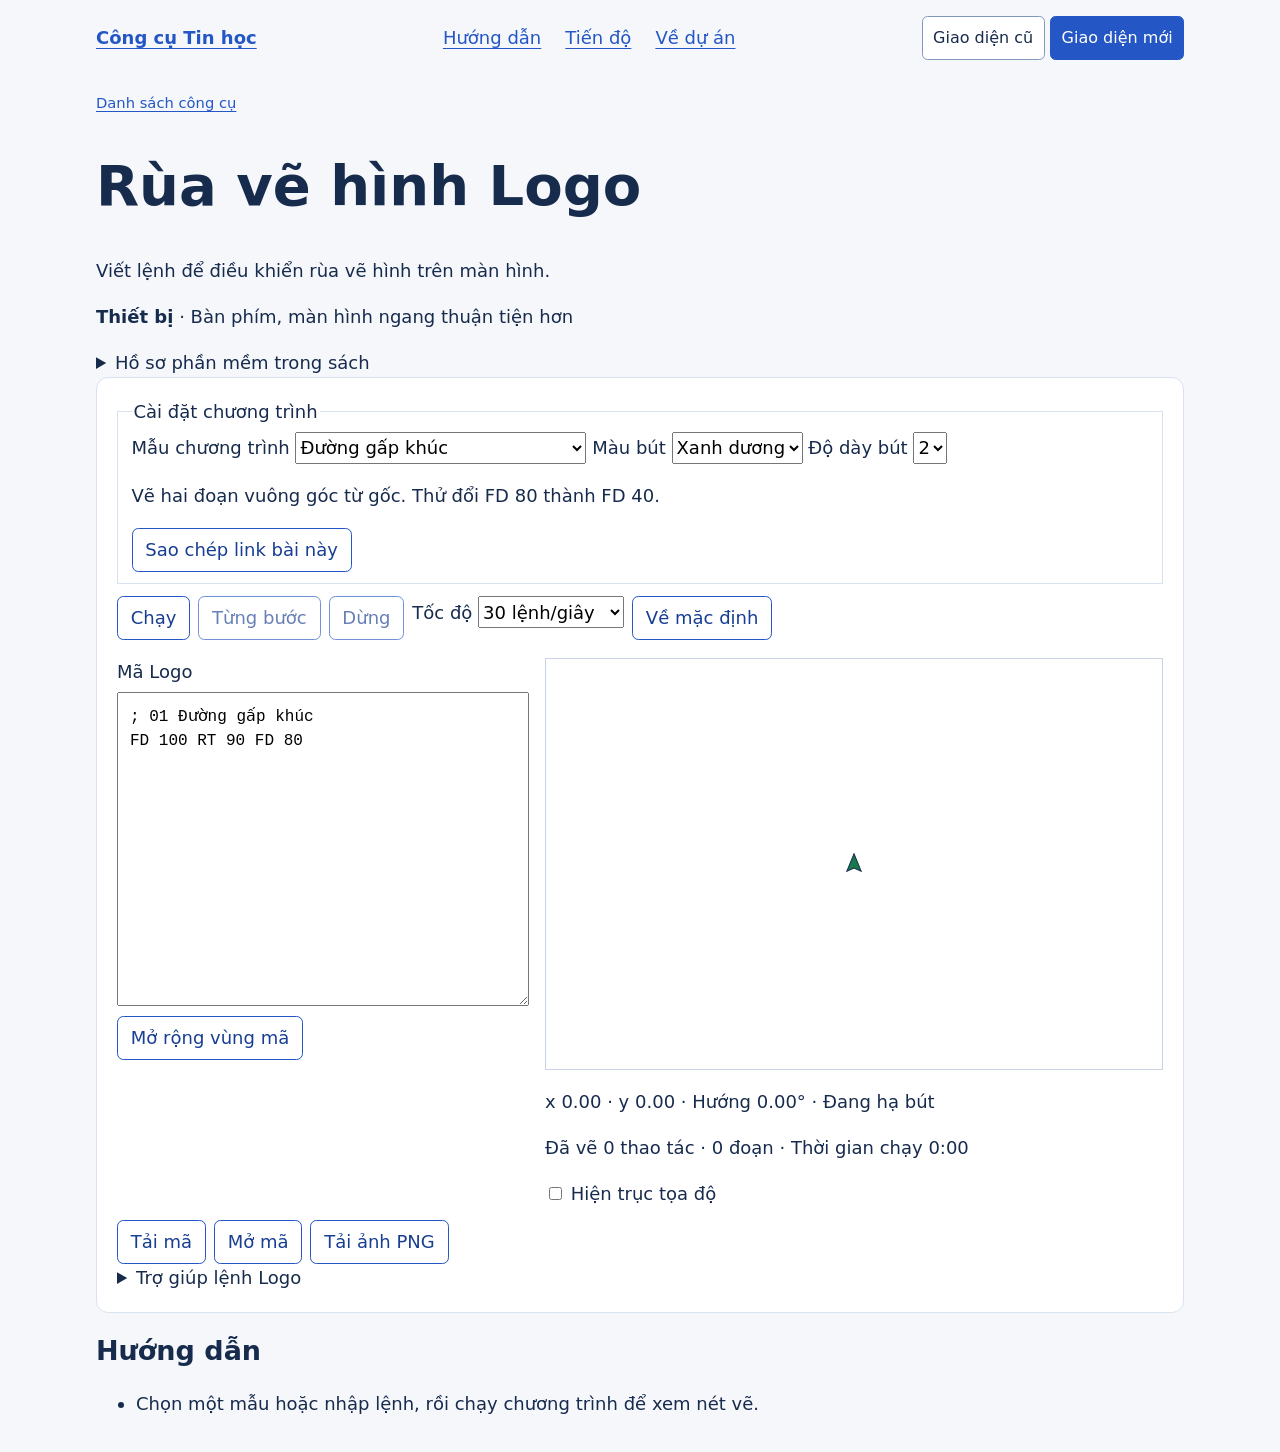
<file: cong-cu/logo/index.html>
<!DOCTYPE html><html lang="vi"><head><meta charset="utf-8"><meta name="viewport" content="width=device-width, initial-scale=1"><link rel="icon" href="/favicon.svg" type="image/svg+xml"><title>Rùa vẽ hình Logo</title><meta name="description" content="Viết lệnh để điều khiển rùa vẽ hình trên màn hình."><link rel="canonical" href="https://ungdungtinhocsgk.github.io/cong-cu/logo/"><script>
      try {
        if (localStorage.getItem('tin-hoc-web:appearance') === 'classic') {
          document.documentElement.dataset.appearance = 'classic';
        }
      } catch {
        // The switch remains usable when storage is unavailable.
      }
    </script><link rel="stylesheet" href="/_astro/BaseLayout.CWkH8VG-.css"><style>.golden-layout{grid-template-columns:minmax(0,2fr) minmax(0,1fr);align-items:start;gap:1rem;margin-block:.75rem;display:grid}.golden-svg{touch-action:none;border:1px solid #b0c3e0;border-radius:.55rem;width:100%;display:block}.golden-svg [data-handle][aria-disabled=false]{cursor:grab}.golden-svg [data-handle]:focus-visible .golden-knob{stroke:#a43e00;stroke-width:4px}.golden-measure div{justify-content:space-between;gap:.75rem;display:flex}.golden-measure dd{font-variant-numeric:tabular-nums;margin:0}.golden-table{margin-bottom:1rem;overflow-x:auto}.golden-table td,.golden-table th{white-space:nowrap;padding:.25rem .55rem}.golden-choice{display:block}.golden-layout~fieldset input[type=number]{width:6rem}@media (width<=700px){.golden-layout{grid-template-columns:minmax(0,1fr)}}
.mouse-board{background:#f4f8ff;border-radius:.5rem;outline:1px solid #a7b9d5;max-width:800px;position:relative;overflow:hidden}.mouse-board svg{aspect-ratio:5/3;width:100%;height:auto;display:block}.mouse-target{fill:#c9e0ff;stroke:#2457c5;stroke-width:3px}.mouse-object{fill:#ffdb92;stroke:#6e481a;stroke-width:3px}.mouse-drag{touch-action:none}.mouse-overlay{background:#f4f8ff;place-items:center;font-weight:700;display:grid;position:absolute;inset:0}.mouse-success{fill:var(--success);font-size:36px;font-weight:800;animation:.12s linear both mouse-success}@keyframes mouse-success{0%{opacity:1}to{opacity:0}}@media (prefers-reduced-motion:reduce){.mouse-success{display:none}}.mouse-lesson-frame{color:#183d34;background:#faf8ef}.mouse-lesson-heading{padding:.75rem 1rem 0}.mouse-lesson-heading h3{margin:0 auto 0 0}.mouse-book-board{background:#f9f9ed;max-width:640px}.mouse-book-board svg{aspect-ratio:4/3}.mouse-book-board .mouse-target{fill:#c3dfc9;stroke:#1c6448;stroke-width:2px}.mouse-folder{fill:#dceadf;stroke:#176052;stroke-width:2px}.mouse-drop-content{fill:#fffdf5;stroke:#648976;stroke-width:2px}.mouse-expanded .mouse-book-board{max-width:min(100%,80rem)}.mouse-lesson-frame:fullscreen{overflow:auto}.mouse-lesson-frame:fullscreen .mouse-book-board{max-width:min(100%,104vh)}.mouse-lesson-heading button{color:#174b3a;background:#fffdf5;border:1px solid #648976;border-radius:.4rem;min-height:44px;padding:.4rem .7rem}
.diff-panels{grid-template-columns:repeat(2,minmax(0,1fr));gap:.75rem;margin-block:.75rem;display:grid}.diff-panels figure{margin:0}.diff-panels figcaption{margin-bottom:.3rem;font-weight:700}.diff-panels svg{border-radius:.45rem;width:100%;height:auto;display:block}.diff-found rect{fill:none;stroke:#fff;stroke-width:5px;stroke-dasharray:9 4}.diff-found text,.diff-miss{fill:#177246;paint-order:stroke;stroke:#fff;stroke-width:5px;font-size:34px;font-weight:800}.diff-miss{fill:#b42318;text-anchor:middle}@media (width<=650px){.diff-panels{grid-template-columns:minmax(0,1fr)}}
.dots-board{aspect-ratio:1;background:#f6f9ff;border-radius:.5rem;width:min(100%,34rem);height:auto;display:block}.dots-hit{stroke:#0000;stroke-width:26px}.dots-edge[aria-disabled=false]{cursor:pointer}.dots-line{stroke:#b5c4df;stroke-width:3px;pointer-events:none}.dots-edge[aria-disabled=false]:is(:hover,:focus-visible) .dots-line{stroke:#173e92;stroke-width:7px}.dots-edge.dots-A .dots-line{stroke:#2457c5;stroke-width:8px}.dots-edge.dots-B .dots-line{stroke:#9a4715;stroke-width:8px}.dots-box.dots-A rect{fill:#dce8ff}.dots-box.dots-B rect{fill:#fff0da}.dots-box text{fill:#172b4d;font-size:30px;font-weight:700}.dots-box{pointer-events:none}
.blocks-board{grid-template-columns:repeat(4,minmax(0,1fr));gap:clamp(.35rem,2vw,.75rem);max-width:36rem;display:grid}.blocks-board-hard{grid-template-columns:repeat(6,minmax(0,1fr))}.tool-shell .blocks-card{aspect-ratio:1;background:#e4edff;border:1px solid #9aafd5;place-items:center;padding:.2rem;font-size:1.35rem;font-weight:700;display:grid;position:relative}.tool-shell .blocks-card-open{background:#f7fbff}.blocks-card img{width:min(90%,64px);height:auto}.blocks-mark{color:var(--success);position:absolute;top:.01rem;right:.25rem}.blocks-option{margin-inline:.75rem;display:inline-block}@media (width<=540px){.blocks-board-hard{grid-template-columns:repeat(4,minmax(0,1fr))}}
.sticks-board{aspect-ratio:5/3;background:#f6f9ff;border-radius:.5rem;width:min(100%,50rem);height:auto;margin-block:.75rem;display:block}.sticks-label{fill:#172b4d;paint-order:stroke;stroke:#fff;stroke-width:3px;font-size:24px;font-weight:700}
.typing-keys{border:1px solid #9bb0d3;border-radius:.5rem;padding:.75rem}.typing-sequence{flex-wrap:wrap;gap:.25rem;display:flex}.typing-sequence span{border:1px solid #c7d5ee;border-radius:.25rem;place-items:center;min-width:1.45em;min-height:1.7em;padding:.1rem;display:inline-grid}.typing-done{color:var(--success);background:#e2f5eb}.typing-active{outline:2px solid var(--primary);background:#e1ecff}.typing-keys kbd{border:1px solid #cad5e9;border-radius:.25rem;place-items:center;min-width:1.4em;margin:.14em;padding:.12em;display:inline-grid}.typing-keys kbd:last-child{min-width:2em}#typing-editor{width:100%;margin-top:.3rem;padding:.6rem;display:block}.typing-fall{background:#edf4ff;height:12rem;margin-bottom:.75rem;position:relative;overflow:hidden}.typing-word{text-align:center;font:700 1.6rem/2rem monospace;position:absolute;inset:0 0 auto}.typing-word em{color:var(--success);font-style:normal;text-decoration:underline}@media (prefers-reduced-motion:reduce){.typing-word{transform:none!important}}
.logo-layout{grid-template-columns:minmax(0,2fr) minmax(0,3fr);gap:1rem;margin-block:.75rem;display:grid}.logo-layout.logo-wide{grid-template-columns:minmax(0,1fr)}#logo-source{width:100%;margin-block:.35rem .65rem;padding:.75rem;font:1rem/1.5 ui-monospace,monospace;display:block}.logo-canvas{aspect-ratio:3/2;border:1px solid #c7d4e5;width:100%;position:relative}.logo-canvas canvas,.logo-canvas svg{width:100%;height:100%;position:absolute;inset:0}.logo-canvas svg{pointer-events:none}@media (width<=700px){.logo-layout{grid-template-columns:minmax(0,1fr)}}
.geometry-workbench{color:#163b34;background:#f8f6ef;border:1px solid #b8c7bc;border-radius:1rem;margin-block:1rem}.geometry-workbench>h3{margin:0 0 .7rem;font-size:1.22rem}.geometry-sheet{grid-template-columns:minmax(11rem,1fr) minmax(0,3fr);align-items:start;gap:.75rem;margin-block-start:.75rem;display:grid}.geometry-measurements{font-variant-numeric:tabular-nums;overflow-wrap:anywhere;min-width:0}.geometry-measurements ul:empty{display:none}.geometry-stage{background:#fffdf7;border:1px solid #b8c7bc;border-radius:.75rem;min-width:0;position:relative}.geometry-calculator{background:#fff;border:1px solid #176052;border-radius:.6rem;min-width:0;position:absolute;inset:.5rem .5rem auto;box-shadow:0 .3rem 1rem #163b3426}.geometry-calculator input{max-width:100%}@media (width<=45rem){.geometry-sheet{grid-template-columns:minmax(0,1fr)}.geometry-calculator{margin:.5rem;position:static}}.geometry-keys{grid-template-columns:repeat(4,minmax(0,1fr));gap:.25rem;margin-block:.5rem;display:grid}@media (width>=46rem){.geometry-calculator{width:min(24rem,100% - 1rem);inset:.5rem .5rem auto auto}}.geometry-calculator label{flex-wrap:wrap;align-items:center;gap:.45rem;display:flex}.geometry-calculator input{flex:12rem;min-width:0}
.tool-shell{background:var(--surface);border:1px solid #d9e2f1;border-radius:.75rem;padding:clamp(.75rem,2vw,1.25rem)}.tool-shell fieldset{border:1px solid #d9e2f1;min-inline-size:0;margin:0 0 .75rem}.tool-toolbar{flex-wrap:wrap;gap:.5rem;display:flex}.tool-shell button{color:#173e92;background:#fff;border:1px solid #2457c5;border-radius:.4rem;padding:.4rem .8rem}.tool-shell button:disabled{opacity:.65}.tool-shell dialog{max-width:calc(100% - 2rem);color:var(--text);border:1px solid #d9e2f1;border-radius:.75rem}.tool-shell dialog::backdrop{background:#172b4d80}
</style></head><body><header><a href="/">Công cụ Tin học</a><nav aria-label="Điều hướng chính"><a href="/huong-dan/">Hướng dẫn</a><a href="/tien-do/">Tiến độ</a><a href="/ve-du-an/">Về dự án</a></nav><div class="appearance-switch" role="group" aria-label="Chọn giao diện" hidden><button type="button" data-appearance-option="classic" aria-pressed="false">Giao diện cũ</button><button type="button" data-appearance-option="modern" aria-pressed="true">Giao diện mới</button></div></header><main><nav aria-label="Đường dẫn"><a href="/">Danh sách công cụ</a></nav><div class="classic-workbench"><div class="classic-heading"><h1>Rùa vẽ hình Logo</h1><a class="classic-only classic-close" href="/">Về danh mục</a></div><nav class="classic-only classic-directory" aria-label="Chương trình Tin học"><a href="/cong-cu/luyen-chuot/">Luyện chuột</a><a href="/cong-cu/luyen-go/">Luyện gõ</a><a href="/cong-cu/lat-hinh/">Lật hình tìm cặp</a><a href="/cong-cu/noi-o/">Nối cạnh chiếm ô</a><a href="/cong-cu/nhat-que/">Nhặt que trên cùng</a><a href="/cong-cu/tim-diem-khac/">Tìm điểm khác nhau</a><a href="/cong-cu/logo/" aria-current="page">Rùa vẽ hình Logo</a><a href="/cong-cu/ti-le-vang/">Khám phá tỉ lệ vàng</a></nav><div class="classic-content"><p>Viết lệnh để điều khiển rùa vẽ hình trên màn hình.</p><p><strong>Thiết bị</strong> · Bàn phím, màn hình ngang thuận tiện hơn</p><details class="reference-profiles"><summary>Hồ sơ phần mềm trong sách</summary><p>Công cụ thực hành độc lập, hỗ trợ các thao tác của bài học được dẫn nguồn.</p><section data-profile-id="mswlogo-cunghoc45" data-ui-profile-id="logo-vn"><h2>MSWLogo</h2><p>Cùng học Tin học 4–5 / HDTH 4–5 · Chưa xác minh phiên bản</p><p>Đã xác minh tên phần mềm.</p><ul><li>Hoàn thiện command/Editor/Commander lesson-flow của đúng sách và subset đã cam kết; chi tiết ngữ nghĩa còn thiếu.</li></ul></section></details><style>astro-island,astro-slot,astro-static-slot{display:contents}</style><script>(function(){let e=async e=>{await(await e())()};(self.Astro||(self.Astro={})).only=e,window.dispatchEvent(new Event(`astro:only`))})();</script><script>(function(){function e(t){"@babel/helpers - typeof";return e=typeof Symbol==`function`&&typeof Symbol.iterator==`symbol`?function(e){return typeof e}:function(e){return e&&typeof Symbol==`function`&&e.constructor===Symbol&&e!==Symbol.prototype?`symbol`:typeof e},e(t)}function t(t,n){if(e(t)!=`object`||!t)return t;var r;if(typeof Symbol<`u`&&(r=t[Symbol.toPrimitive])!==void 0){var i=r.call(t,n||`default`);if(e(i)!=`object`)return i;throw TypeError(`@@toPrimitive must return a primitive value.`)}return(n===`string`?String:Number)(t)}function n(n){var r=t(n,`string`);return e(r)==`symbol`?r:r+``}function r(e,t,r){return(t=n(t))in e?Object.defineProperty(e,t,{value:r,enumerable:!0,configurable:!0,writable:!0}):e[t]=r,e}let i=/* @__PURE__ */ new Set([`__proto__`,`constructor`,`prototype`]);{let e={0:e=>a(e),1:e=>n(e),2:e=>new RegExp(e),3:e=>new Date(e),4:e=>new Map(n(e)),5:e=>new Set(n(e)),6:e=>BigInt(e),7:e=>new URL(e),8:e=>new Uint8Array(e),9:e=>new Uint16Array(e),10:e=>new Uint32Array(e),11:e=>1/0*e},t=t=>{let[n,r]=t;return n in e?e[n](r):void 0},n=e=>e.map(t),a=e=>typeof e!=`object`||!e?e:Object.fromEntries(Object.entries(e).map(([e,n])=>[e,t(n)]));class o extends HTMLElement{constructor(...e){super(...e),r(this,`Component`,void 0),r(this,`hydrator`,void 0),r(this,`hydrate`,async()=>{var e;if(!this.hydrator||!this.isConnected)return;let t=(e=this.parentElement)==null?void 0:e.closest(`astro-island[ssr]`);if(t){t.addEventListener(`astro:hydrate`,this.hydrate,{once:!0});return}let n=this.querySelectorAll(`astro-slot`),r={},i=this.querySelectorAll(`template[data-astro-template]`);for(let e of i){let t=e.closest(this.tagName);t!=null&&t.isSameNode(this)&&(r[e.getAttribute(`data-astro-template`)||`default`]=e.innerHTML,e.remove())}for(let e of n){let t=e.closest(this.tagName);t!=null&&t.isSameNode(this)&&(r[e.getAttribute(`name`)||`default`]=e.innerHTML)}let o;try{o=this.hasAttribute(`props`)?a(JSON.parse(this.getAttribute(`props`))):{}}catch(e){let t=this.getAttribute(`component-url`)||`<unknown>`,n=this.getAttribute(`component-export`);throw n&&(t+=` (export ${n})`),console.error(`[hydrate] Error parsing props for component ${t}`,this.getAttribute(`props`),e),e}await this.hydrator(this)(this.Component,o,r,{client:this.getAttribute(`client`)}),this.removeAttribute(`ssr`),this.dispatchEvent(new CustomEvent(`astro:hydrate`))}),r(this,`unmount`,()=>{this.isConnected||this.dispatchEvent(new CustomEvent(`astro:unmount`))})}disconnectedCallback(){document.removeEventListener(`astro:after-swap`,this.unmount),document.addEventListener(`astro:after-swap`,this.unmount,{once:!0})}connectedCallback(){if(!this.hasAttribute(`await-children`)||document.readyState===`interactive`||document.readyState===`complete`)this.childrenConnectedCallback();else{let e=()=>{document.removeEventListener(`DOMContentLoaded`,e),t.disconnect(),this.childrenConnectedCallback()},t=new MutationObserver(()=>{var t;((t=this.lastChild)==null?void 0:t.nodeType)===Node.COMMENT_NODE&&this.lastChild.nodeValue===`astro:end`&&(this.lastChild.remove(),e())});t.observe(this,{childList:!0}),document.addEventListener(`DOMContentLoaded`,e)}}async childrenConnectedCallback(){let e=this.getAttribute(`before-hydration-url`);e&&await import(e),this.start()}getRetryImportUrl(e){let t=new URL(e,document.baseURI);return t.searchParams.set(`astro-retry`,Date.now().toString()),t.toString()}async importWithRetry(e){try{return await import(e)}catch(t){return await new Promise(e=>setTimeout(e,1e3)),import(this.getRetryImportUrl(e))}}handleHydrationError(e){let t=this.getAttribute(`component-url`),n=new CustomEvent(`astro:hydration-error`,{cancelable:!0,bubbles:!0,composed:!0,detail:{error:e,componentUrl:t}});this.dispatchEvent(n)&&console.error(`[astro-island] Error hydrating ${t}`,e)}async start(){let e=JSON.parse(this.getAttribute(`opts`)),t=this.getAttribute(`client`);if(Astro[t]===void 0)window.addEventListener(`astro:${t}`,()=>this.start(),{once:!0});else try{await Astro[t](async()=>{let e=this.getAttribute(`renderer-url`);try{let[t,{default:n}]=await Promise.all([this.importWithRetry(this.getAttribute(`component-url`)),e?this.importWithRetry(e):Promise.resolve({default:()=>()=>{}})]),r=this.getAttribute(`component-export`)||`default`;if(r.includes(`.`)){this.Component=t;for(let e of r.split(`.`)){if(i.has(e)||!this.Component||typeof this.Component!=`object`&&typeof this.Component!=`function`||!Object.hasOwn(this.Component,e))throw Error(`Invalid component export path: ${r}`);this.Component=this.Component[e]}}else{if(i.has(r))throw Error(`Invalid component export path: ${r}`);this.Component=t[r]}return this.hydrator=n,this.hydrate}catch(e){return this.handleHydrationError(e),()=>{}}},e,this)}catch(e){this.handleHydrationError(e)}}attributeChangedCallback(){this.hydrate()}}r(o,`observedAttributes`,[`props`]),customElements.get(`astro-island`)||customElements.define(`astro-island`,o)}})();</script><astro-island uid="9KvoG" component-url="/_astro/ToolHost.ZO4q6KnM.js" component-export="default" renderer-url="/_astro/client.CzWaolnw.js" props="{&quot;toolId&quot;:[0,&quot;logo&quot;]}" ssr client="only" opts="{&quot;name&quot;:&quot;ToolHost&quot;,&quot;value&quot;:&quot;react&quot;}" await-children><p role="status">Đang tải công cụ…</p><template data-astro-template="fallback"><p role="status">Đang tải công cụ…</p></template><!--astro:end--></astro-island><noscript><p>Hãy bật JavaScript để sử dụng phần luyện tập.</p></noscript><h2>Hướng dẫn</h2><ul><li>Chọn một mẫu hoặc nhập lệnh, rồi chạy chương trình để xem nét vẽ.</li></ul><script>
        (() => {
          const params = new URLSearchParams(location.search);
          const profiles = params.getAll('profile');
          const books = params.getAll('book');
          if (profiles.length !== 1 || books.length > 1) return;
          const details = document.querySelector('.reference-profiles');
          if (!details) return;
          const sections = [...details.querySelectorAll('[data-profile-id]')];
          const matches = sections.filter(section => {
            const { profileId, uiProfileId } = section.dataset;
            return (profiles[0] === profileId || profiles[0] === uiProfileId)
              && (!books.length || books[0] === profileId);
          });
          if (matches.length !== 1) return;
          const [selected] = matches;
          details.open = true;
          const practice = document.querySelector('.book-practice');
          if (practice) {
            practice.open = true;
            document.querySelector('details.extra-practice')?.setAttribute('hidden', '');
          }
          for (const section of sections) {
            section.hidden = section !== selected;
          }
        })();
      </script></div></div></main><script>
      (() => {
        const root = document.documentElement;
        const group = document.querySelector('.appearance-switch');
        const buttons = group.querySelectorAll('button');
        function apply(appearance) {
          if (appearance === 'classic') root.dataset.appearance = 'classic';
          else delete root.dataset.appearance;
          for (const button of buttons) {
            button.setAttribute('aria-pressed', String(button.dataset.appearanceOption === appearance));
          }
        }
        apply(root.dataset.appearance ?? 'modern');
        group.addEventListener('click', event => {
          const appearance = event.target.closest('button')?.dataset.appearanceOption;
          if (!appearance) return;
          apply(appearance);
          try {
            localStorage.setItem('tin-hoc-web:appearance', appearance);
          } catch {
            // Keep the selection on this page.
          }
        });
        group.hidden = false;
      })();
    </script></body></html>
</file>
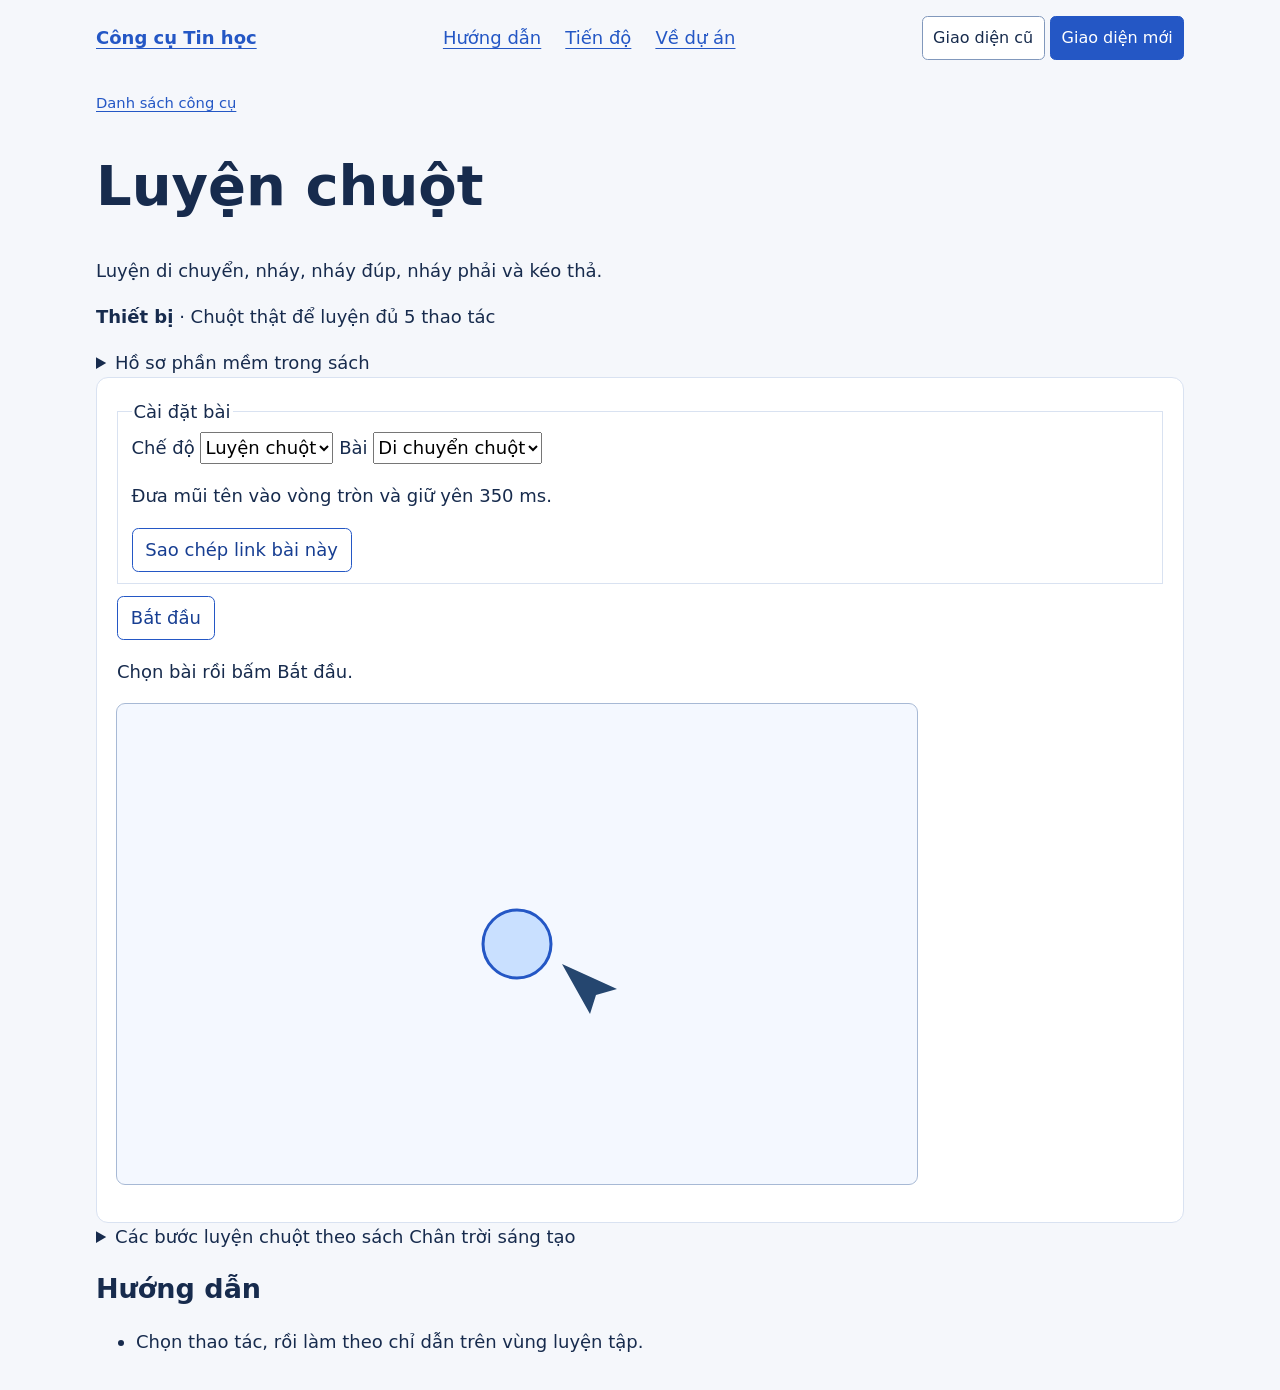
<file: cong-cu/luyen-chuot/index.html>
<!DOCTYPE html><html lang="vi"><head><meta charset="utf-8"><meta name="viewport" content="width=device-width, initial-scale=1"><link rel="icon" href="/favicon.svg" type="image/svg+xml"><title>Luyện chuột</title><meta name="description" content="Luyện di chuyển, nháy, nháy đúp, nháy phải và kéo thả."><link rel="canonical" href="https://ungdungtinhocsgk.github.io/cong-cu/luyen-chuot/"><script>
      try {
        if (localStorage.getItem('tin-hoc-web:appearance') === 'classic') {
          document.documentElement.dataset.appearance = 'classic';
        }
      } catch {
        // The switch remains usable when storage is unavailable.
      }
    </script><link rel="stylesheet" href="/_astro/BaseLayout.CWkH8VG-.css"><style>.golden-layout{grid-template-columns:minmax(0,2fr) minmax(0,1fr);align-items:start;gap:1rem;margin-block:.75rem;display:grid}.golden-svg{touch-action:none;border:1px solid #b0c3e0;border-radius:.55rem;width:100%;display:block}.golden-svg [data-handle][aria-disabled=false]{cursor:grab}.golden-svg [data-handle]:focus-visible .golden-knob{stroke:#a43e00;stroke-width:4px}.golden-measure div{justify-content:space-between;gap:.75rem;display:flex}.golden-measure dd{font-variant-numeric:tabular-nums;margin:0}.golden-table{margin-bottom:1rem;overflow-x:auto}.golden-table td,.golden-table th{white-space:nowrap;padding:.25rem .55rem}.golden-choice{display:block}.golden-layout~fieldset input[type=number]{width:6rem}@media (width<=700px){.golden-layout{grid-template-columns:minmax(0,1fr)}}
.mouse-board{background:#f4f8ff;border-radius:.5rem;outline:1px solid #a7b9d5;max-width:800px;position:relative;overflow:hidden}.mouse-board svg{aspect-ratio:5/3;width:100%;height:auto;display:block}.mouse-target{fill:#c9e0ff;stroke:#2457c5;stroke-width:3px}.mouse-object{fill:#ffdb92;stroke:#6e481a;stroke-width:3px}.mouse-drag{touch-action:none}.mouse-overlay{background:#f4f8ff;place-items:center;font-weight:700;display:grid;position:absolute;inset:0}.mouse-success{fill:var(--success);font-size:36px;font-weight:800;animation:.12s linear both mouse-success}@keyframes mouse-success{0%{opacity:1}to{opacity:0}}@media (prefers-reduced-motion:reduce){.mouse-success{display:none}}.mouse-lesson-frame{color:#183d34;background:#faf8ef}.mouse-lesson-heading{padding:.75rem 1rem 0}.mouse-lesson-heading h3{margin:0 auto 0 0}.mouse-book-board{background:#f9f9ed;max-width:640px}.mouse-book-board svg{aspect-ratio:4/3}.mouse-book-board .mouse-target{fill:#c3dfc9;stroke:#1c6448;stroke-width:2px}.mouse-folder{fill:#dceadf;stroke:#176052;stroke-width:2px}.mouse-drop-content{fill:#fffdf5;stroke:#648976;stroke-width:2px}.mouse-expanded .mouse-book-board{max-width:min(100%,80rem)}.mouse-lesson-frame:fullscreen{overflow:auto}.mouse-lesson-frame:fullscreen .mouse-book-board{max-width:min(100%,104vh)}.mouse-lesson-heading button{color:#174b3a;background:#fffdf5;border:1px solid #648976;border-radius:.4rem;min-height:44px;padding:.4rem .7rem}
.diff-panels{grid-template-columns:repeat(2,minmax(0,1fr));gap:.75rem;margin-block:.75rem;display:grid}.diff-panels figure{margin:0}.diff-panels figcaption{margin-bottom:.3rem;font-weight:700}.diff-panels svg{border-radius:.45rem;width:100%;height:auto;display:block}.diff-found rect{fill:none;stroke:#fff;stroke-width:5px;stroke-dasharray:9 4}.diff-found text,.diff-miss{fill:#177246;paint-order:stroke;stroke:#fff;stroke-width:5px;font-size:34px;font-weight:800}.diff-miss{fill:#b42318;text-anchor:middle}@media (width<=650px){.diff-panels{grid-template-columns:minmax(0,1fr)}}
.dots-board{aspect-ratio:1;background:#f6f9ff;border-radius:.5rem;width:min(100%,34rem);height:auto;display:block}.dots-hit{stroke:#0000;stroke-width:26px}.dots-edge[aria-disabled=false]{cursor:pointer}.dots-line{stroke:#b5c4df;stroke-width:3px;pointer-events:none}.dots-edge[aria-disabled=false]:is(:hover,:focus-visible) .dots-line{stroke:#173e92;stroke-width:7px}.dots-edge.dots-A .dots-line{stroke:#2457c5;stroke-width:8px}.dots-edge.dots-B .dots-line{stroke:#9a4715;stroke-width:8px}.dots-box.dots-A rect{fill:#dce8ff}.dots-box.dots-B rect{fill:#fff0da}.dots-box text{fill:#172b4d;font-size:30px;font-weight:700}.dots-box{pointer-events:none}
.blocks-board{grid-template-columns:repeat(4,minmax(0,1fr));gap:clamp(.35rem,2vw,.75rem);max-width:36rem;display:grid}.blocks-board-hard{grid-template-columns:repeat(6,minmax(0,1fr))}.tool-shell .blocks-card{aspect-ratio:1;background:#e4edff;border:1px solid #9aafd5;place-items:center;padding:.2rem;font-size:1.35rem;font-weight:700;display:grid;position:relative}.tool-shell .blocks-card-open{background:#f7fbff}.blocks-card img{width:min(90%,64px);height:auto}.blocks-mark{color:var(--success);position:absolute;top:.01rem;right:.25rem}.blocks-option{margin-inline:.75rem;display:inline-block}@media (width<=540px){.blocks-board-hard{grid-template-columns:repeat(4,minmax(0,1fr))}}
.sticks-board{aspect-ratio:5/3;background:#f6f9ff;border-radius:.5rem;width:min(100%,50rem);height:auto;margin-block:.75rem;display:block}.sticks-label{fill:#172b4d;paint-order:stroke;stroke:#fff;stroke-width:3px;font-size:24px;font-weight:700}
.typing-keys{border:1px solid #9bb0d3;border-radius:.5rem;padding:.75rem}.typing-sequence{flex-wrap:wrap;gap:.25rem;display:flex}.typing-sequence span{border:1px solid #c7d5ee;border-radius:.25rem;place-items:center;min-width:1.45em;min-height:1.7em;padding:.1rem;display:inline-grid}.typing-done{color:var(--success);background:#e2f5eb}.typing-active{outline:2px solid var(--primary);background:#e1ecff}.typing-keys kbd{border:1px solid #cad5e9;border-radius:.25rem;place-items:center;min-width:1.4em;margin:.14em;padding:.12em;display:inline-grid}.typing-keys kbd:last-child{min-width:2em}#typing-editor{width:100%;margin-top:.3rem;padding:.6rem;display:block}.typing-fall{background:#edf4ff;height:12rem;margin-bottom:.75rem;position:relative;overflow:hidden}.typing-word{text-align:center;font:700 1.6rem/2rem monospace;position:absolute;inset:0 0 auto}.typing-word em{color:var(--success);font-style:normal;text-decoration:underline}@media (prefers-reduced-motion:reduce){.typing-word{transform:none!important}}
.logo-layout{grid-template-columns:minmax(0,2fr) minmax(0,3fr);gap:1rem;margin-block:.75rem;display:grid}.logo-layout.logo-wide{grid-template-columns:minmax(0,1fr)}#logo-source{width:100%;margin-block:.35rem .65rem;padding:.75rem;font:1rem/1.5 ui-monospace,monospace;display:block}.logo-canvas{aspect-ratio:3/2;border:1px solid #c7d4e5;width:100%;position:relative}.logo-canvas canvas,.logo-canvas svg{width:100%;height:100%;position:absolute;inset:0}.logo-canvas svg{pointer-events:none}@media (width<=700px){.logo-layout{grid-template-columns:minmax(0,1fr)}}
.geometry-workbench{color:#163b34;background:#f8f6ef;border:1px solid #b8c7bc;border-radius:1rem;margin-block:1rem}.geometry-workbench>h3{margin:0 0 .7rem;font-size:1.22rem}.geometry-sheet{grid-template-columns:minmax(11rem,1fr) minmax(0,3fr);align-items:start;gap:.75rem;margin-block-start:.75rem;display:grid}.geometry-measurements{font-variant-numeric:tabular-nums;overflow-wrap:anywhere;min-width:0}.geometry-measurements ul:empty{display:none}.geometry-stage{background:#fffdf7;border:1px solid #b8c7bc;border-radius:.75rem;min-width:0;position:relative}.geometry-calculator{background:#fff;border:1px solid #176052;border-radius:.6rem;min-width:0;position:absolute;inset:.5rem .5rem auto;box-shadow:0 .3rem 1rem #163b3426}.geometry-calculator input{max-width:100%}@media (width<=45rem){.geometry-sheet{grid-template-columns:minmax(0,1fr)}.geometry-calculator{margin:.5rem;position:static}}.geometry-keys{grid-template-columns:repeat(4,minmax(0,1fr));gap:.25rem;margin-block:.5rem;display:grid}@media (width>=46rem){.geometry-calculator{width:min(24rem,100% - 1rem);inset:.5rem .5rem auto auto}}.geometry-calculator label{flex-wrap:wrap;align-items:center;gap:.45rem;display:flex}.geometry-calculator input{flex:12rem;min-width:0}
.tool-shell{background:var(--surface);border:1px solid #d9e2f1;border-radius:.75rem;padding:clamp(.75rem,2vw,1.25rem)}.tool-shell fieldset{border:1px solid #d9e2f1;min-inline-size:0;margin:0 0 .75rem}.tool-toolbar{flex-wrap:wrap;gap:.5rem;display:flex}.tool-shell button{color:#173e92;background:#fff;border:1px solid #2457c5;border-radius:.4rem;padding:.4rem .8rem}.tool-shell button:disabled{opacity:.65}.tool-shell dialog{max-width:calc(100% - 2rem);color:var(--text);border:1px solid #d9e2f1;border-radius:.75rem}.tool-shell dialog::backdrop{background:#172b4d80}
</style></head><body><header><a href="/">Công cụ Tin học</a><nav aria-label="Điều hướng chính"><a href="/huong-dan/">Hướng dẫn</a><a href="/tien-do/">Tiến độ</a><a href="/ve-du-an/">Về dự án</a></nav><div class="appearance-switch" role="group" aria-label="Chọn giao diện" hidden><button type="button" data-appearance-option="classic" aria-pressed="false">Giao diện cũ</button><button type="button" data-appearance-option="modern" aria-pressed="true">Giao diện mới</button></div></header><main><nav aria-label="Đường dẫn"><a href="/">Danh sách công cụ</a></nav><div class="classic-workbench"><div class="classic-heading"><h1>Luyện chuột</h1><a class="classic-only classic-close" href="/">Về danh mục</a></div><nav class="classic-only classic-directory" aria-label="Chương trình Tin học"><a href="/cong-cu/luyen-chuot/" aria-current="page">Luyện chuột</a><a href="/cong-cu/luyen-go/">Luyện gõ</a><a href="/cong-cu/lat-hinh/">Lật hình tìm cặp</a><a href="/cong-cu/noi-o/">Nối cạnh chiếm ô</a><a href="/cong-cu/nhat-que/">Nhặt que trên cùng</a><a href="/cong-cu/tim-diem-khac/">Tìm điểm khác nhau</a><a href="/cong-cu/logo/">Rùa vẽ hình Logo</a><a href="/cong-cu/ti-le-vang/">Khám phá tỉ lệ vàng</a></nav><div class="classic-content"><p>Luyện di chuyển, nháy, nháy đúp, nháy phải và kéo thả.</p><p><strong>Thiết bị</strong> · Chuột thật để luyện đủ 5 thao tác</p><details class="reference-profiles"><summary>Hồ sơ phần mềm trong sách</summary><p>Công cụ thực hành độc lập, hỗ trợ các thao tác của bài học được dẫn nguồn.</p><section data-profile-id="mouse-basic-1_8-ctst3" data-ui-profile-id="mouse-vn-primary"><h2>Basic Mouse Skills</h2><p><a href="/cong-cu/luyen-chuot/?profile=mouse-vn-primary&amp;book=mouse-basic-1_8-ctst3">Mở bài thực hành · Luyện chuột — bài tiểu học</a></p><p>VBT Tin học 3 CTST · 1.8</p><p>Đã đối chiếu hình minh họa trong sách.</p><ul><li>Chưa khóa đối chiếu điểm và xếp hạng ở phần vận dụng SGK. Luồng năm mức với mười lượt mỗi mức đã có bản dựng.</li></ul></section><section data-profile-id="mouse-skills-thcs6" data-ui-profile-id="mouse-vn-secondary"><h2>Mouse Skills</h2><p>Tin học dành cho THCS quyển 1, Bài 5 · Chưa xác minh phiên bản</p><p>Đã xác minh tên phần mềm.</p><ul><li>Hoàn thiện action map mở bài/chuyển mức/nhánh sai và kết thúc; xác minh các khác biệt theo bản sách.</li><li>Đối chiếu có cùng hành vi Basic Mouse Skills hay cần profile riêng; không mặc định hai sản phẩm khác nhau.</li></ul></section></details><style>astro-island,astro-slot,astro-static-slot{display:contents}</style><script>(function(){let e=async e=>{await(await e())()};(self.Astro||(self.Astro={})).only=e,window.dispatchEvent(new Event(`astro:only`))})();</script><script>(function(){function e(t){"@babel/helpers - typeof";return e=typeof Symbol==`function`&&typeof Symbol.iterator==`symbol`?function(e){return typeof e}:function(e){return e&&typeof Symbol==`function`&&e.constructor===Symbol&&e!==Symbol.prototype?`symbol`:typeof e},e(t)}function t(t,n){if(e(t)!=`object`||!t)return t;var r;if(typeof Symbol<`u`&&(r=t[Symbol.toPrimitive])!==void 0){var i=r.call(t,n||`default`);if(e(i)!=`object`)return i;throw TypeError(`@@toPrimitive must return a primitive value.`)}return(n===`string`?String:Number)(t)}function n(n){var r=t(n,`string`);return e(r)==`symbol`?r:r+``}function r(e,t,r){return(t=n(t))in e?Object.defineProperty(e,t,{value:r,enumerable:!0,configurable:!0,writable:!0}):e[t]=r,e}let i=/* @__PURE__ */ new Set([`__proto__`,`constructor`,`prototype`]);{let e={0:e=>a(e),1:e=>n(e),2:e=>new RegExp(e),3:e=>new Date(e),4:e=>new Map(n(e)),5:e=>new Set(n(e)),6:e=>BigInt(e),7:e=>new URL(e),8:e=>new Uint8Array(e),9:e=>new Uint16Array(e),10:e=>new Uint32Array(e),11:e=>1/0*e},t=t=>{let[n,r]=t;return n in e?e[n](r):void 0},n=e=>e.map(t),a=e=>typeof e!=`object`||!e?e:Object.fromEntries(Object.entries(e).map(([e,n])=>[e,t(n)]));class o extends HTMLElement{constructor(...e){super(...e),r(this,`Component`,void 0),r(this,`hydrator`,void 0),r(this,`hydrate`,async()=>{var e;if(!this.hydrator||!this.isConnected)return;let t=(e=this.parentElement)==null?void 0:e.closest(`astro-island[ssr]`);if(t){t.addEventListener(`astro:hydrate`,this.hydrate,{once:!0});return}let n=this.querySelectorAll(`astro-slot`),r={},i=this.querySelectorAll(`template[data-astro-template]`);for(let e of i){let t=e.closest(this.tagName);t!=null&&t.isSameNode(this)&&(r[e.getAttribute(`data-astro-template`)||`default`]=e.innerHTML,e.remove())}for(let e of n){let t=e.closest(this.tagName);t!=null&&t.isSameNode(this)&&(r[e.getAttribute(`name`)||`default`]=e.innerHTML)}let o;try{o=this.hasAttribute(`props`)?a(JSON.parse(this.getAttribute(`props`))):{}}catch(e){let t=this.getAttribute(`component-url`)||`<unknown>`,n=this.getAttribute(`component-export`);throw n&&(t+=` (export ${n})`),console.error(`[hydrate] Error parsing props for component ${t}`,this.getAttribute(`props`),e),e}await this.hydrator(this)(this.Component,o,r,{client:this.getAttribute(`client`)}),this.removeAttribute(`ssr`),this.dispatchEvent(new CustomEvent(`astro:hydrate`))}),r(this,`unmount`,()=>{this.isConnected||this.dispatchEvent(new CustomEvent(`astro:unmount`))})}disconnectedCallback(){document.removeEventListener(`astro:after-swap`,this.unmount),document.addEventListener(`astro:after-swap`,this.unmount,{once:!0})}connectedCallback(){if(!this.hasAttribute(`await-children`)||document.readyState===`interactive`||document.readyState===`complete`)this.childrenConnectedCallback();else{let e=()=>{document.removeEventListener(`DOMContentLoaded`,e),t.disconnect(),this.childrenConnectedCallback()},t=new MutationObserver(()=>{var t;((t=this.lastChild)==null?void 0:t.nodeType)===Node.COMMENT_NODE&&this.lastChild.nodeValue===`astro:end`&&(this.lastChild.remove(),e())});t.observe(this,{childList:!0}),document.addEventListener(`DOMContentLoaded`,e)}}async childrenConnectedCallback(){let e=this.getAttribute(`before-hydration-url`);e&&await import(e),this.start()}getRetryImportUrl(e){let t=new URL(e,document.baseURI);return t.searchParams.set(`astro-retry`,Date.now().toString()),t.toString()}async importWithRetry(e){try{return await import(e)}catch(t){return await new Promise(e=>setTimeout(e,1e3)),import(this.getRetryImportUrl(e))}}handleHydrationError(e){let t=this.getAttribute(`component-url`),n=new CustomEvent(`astro:hydration-error`,{cancelable:!0,bubbles:!0,composed:!0,detail:{error:e,componentUrl:t}});this.dispatchEvent(n)&&console.error(`[astro-island] Error hydrating ${t}`,e)}async start(){let e=JSON.parse(this.getAttribute(`opts`)),t=this.getAttribute(`client`);if(Astro[t]===void 0)window.addEventListener(`astro:${t}`,()=>this.start(),{once:!0});else try{await Astro[t](async()=>{let e=this.getAttribute(`renderer-url`);try{let[t,{default:n}]=await Promise.all([this.importWithRetry(this.getAttribute(`component-url`)),e?this.importWithRetry(e):Promise.resolve({default:()=>()=>{}})]),r=this.getAttribute(`component-export`)||`default`;if(r.includes(`.`)){this.Component=t;for(let e of r.split(`.`)){if(i.has(e)||!this.Component||typeof this.Component!=`object`&&typeof this.Component!=`function`||!Object.hasOwn(this.Component,e))throw Error(`Invalid component export path: ${r}`);this.Component=this.Component[e]}}else{if(i.has(r))throw Error(`Invalid component export path: ${r}`);this.Component=t[r]}return this.hydrator=n,this.hydrate}catch(e){return this.handleHydrationError(e),()=>{}}},e,this)}catch(e){this.handleHydrationError(e)}}attributeChangedCallback(){this.hydrate()}}r(o,`observedAttributes`,[`props`]),customElements.get(`astro-island`)||customElements.define(`astro-island`,o)}})();</script><astro-island uid="2pEF5L" component-url="/_astro/ToolHost.ZO4q6KnM.js" component-export="default" renderer-url="/_astro/client.CzWaolnw.js" props="{&quot;toolId&quot;:[0,&quot;mouse&quot;]}" ssr client="only" opts="{&quot;name&quot;:&quot;ToolHost&quot;,&quot;value&quot;:&quot;react&quot;}" await-children><p role="status">Đang tải công cụ…</p><template data-astro-template="fallback"><p role="status">Đang tải công cụ…</p></template><!--astro:end--></astro-island><details class="mouse-book-instructions"><summary>Các bước luyện chuột theo sách Chân trời sáng tạo</summary><ol><li>Mở hồ sơ Basic Mouse Skills ở trên rồi chọn bài thực hành. Nút Toàn màn hình mở rộng vùng luyện.</li><li>Nháy trong khung hoặc nhấn một phím khi khung có focus. Luyện 10 lượt mỗi mức, theo thứ tự di chuyển, nháy, nháy đúp, nháy phải và kéo thả.</li><li>Ở mức 5, kéo Notes.doc vào phần nội dung My Documents.</li><li>Trong khung, nhấn N để sang mức sau hoặc Q để trở về màn bắt đầu. Bản web ghi số lượt hoàn thành và thời gian.</li></ol></details><noscript><p>Hãy bật JavaScript để sử dụng phần luyện tập.</p></noscript><h2>Hướng dẫn</h2><ul><li>Chọn thao tác, rồi làm theo chỉ dẫn trên vùng luyện tập.</li></ul><script>
        (() => {
          const params = new URLSearchParams(location.search);
          const profiles = params.getAll('profile');
          const books = params.getAll('book');
          if (profiles.length !== 1 || books.length > 1) return;
          const details = document.querySelector('.reference-profiles');
          if (!details) return;
          const sections = [...details.querySelectorAll('[data-profile-id]')];
          const matches = sections.filter(section => {
            const { profileId, uiProfileId } = section.dataset;
            return (profiles[0] === profileId || profiles[0] === uiProfileId)
              && (!books.length || books[0] === profileId);
          });
          if (matches.length !== 1) return;
          const [selected] = matches;
          details.open = true;
          const practice = document.querySelector('.book-practice');
          if (practice) {
            practice.open = true;
            document.querySelector('details.extra-practice')?.setAttribute('hidden', '');
          }
          for (const section of sections) {
            section.hidden = section !== selected;
          }
        })();
      </script></div></div></main><script>
      (() => {
        const root = document.documentElement;
        const group = document.querySelector('.appearance-switch');
        const buttons = group.querySelectorAll('button');
        function apply(appearance) {
          if (appearance === 'classic') root.dataset.appearance = 'classic';
          else delete root.dataset.appearance;
          for (const button of buttons) {
            button.setAttribute('aria-pressed', String(button.dataset.appearanceOption === appearance));
          }
        }
        apply(root.dataset.appearance ?? 'modern');
        group.addEventListener('click', event => {
          const appearance = event.target.closest('button')?.dataset.appearanceOption;
          if (!appearance) return;
          apply(appearance);
          try {
            localStorage.setItem('tin-hoc-web:appearance', appearance);
          } catch {
            // Keep the selection on this page.
          }
        });
        group.hidden = false;
      })();
    </script></body></html>
</file>
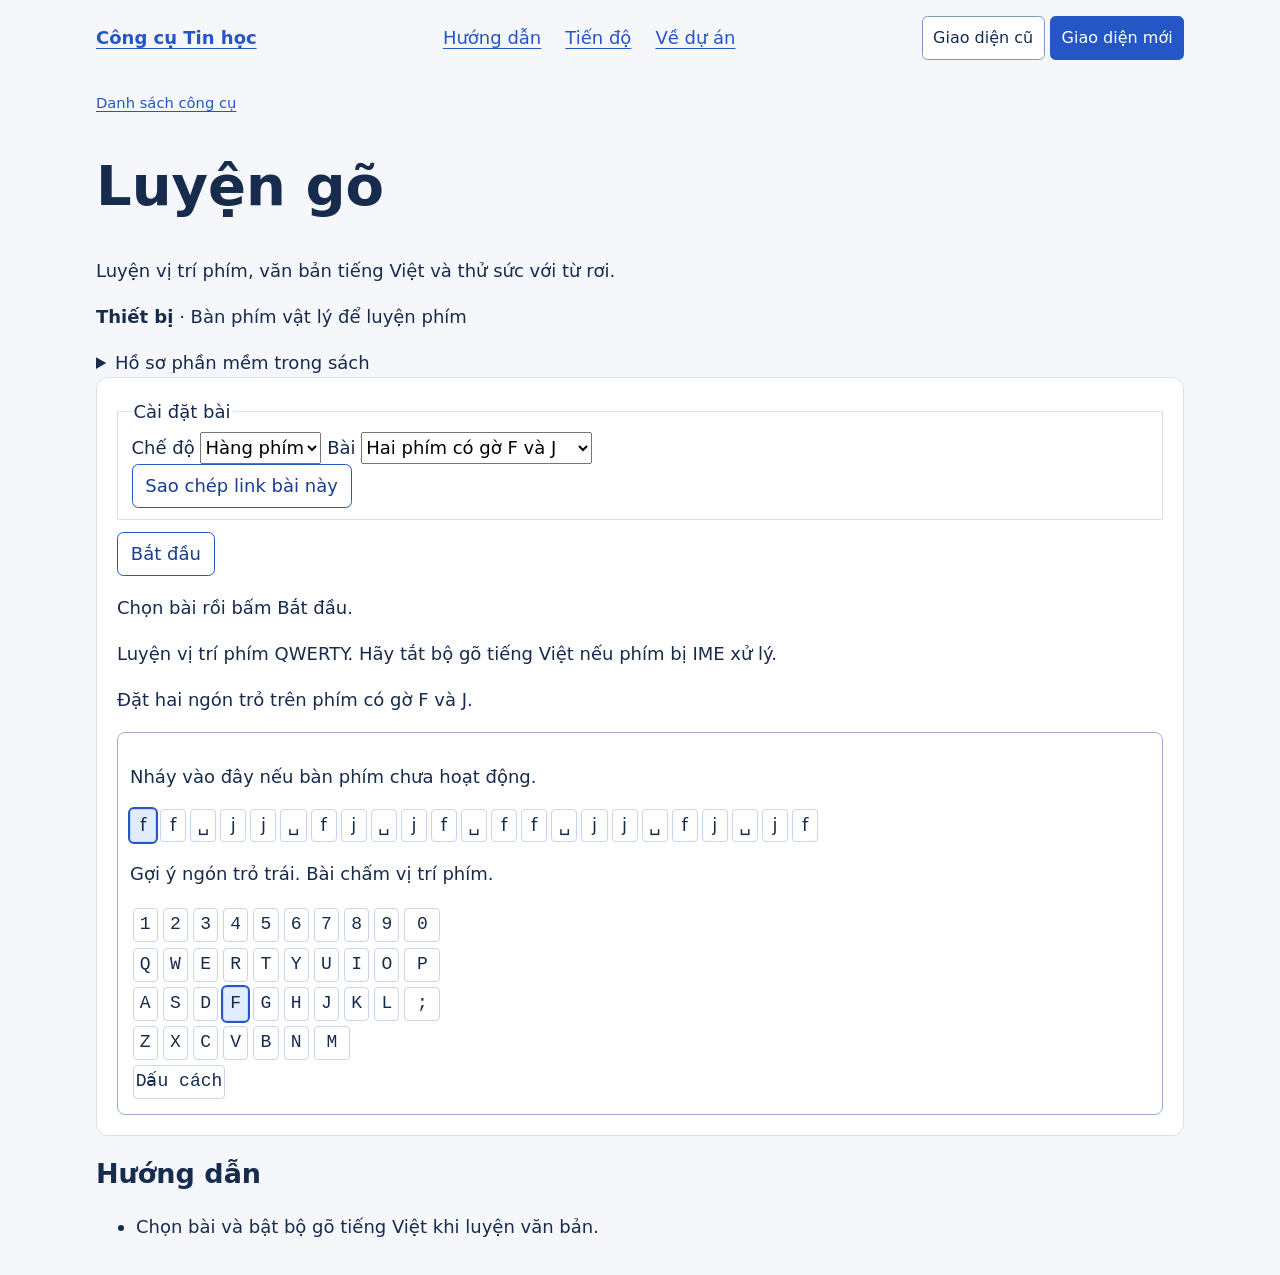
<file: cong-cu/luyen-go/index.html>
<!DOCTYPE html><html lang="vi"><head><meta charset="utf-8"><meta name="viewport" content="width=device-width, initial-scale=1"><link rel="icon" href="/favicon.svg" type="image/svg+xml"><title>Luyện gõ</title><meta name="description" content="Luyện vị trí phím, văn bản tiếng Việt và thử sức với từ rơi."><link rel="canonical" href="https://ungdungtinhocsgk.github.io/cong-cu/luyen-go/"><script>
      try {
        if (localStorage.getItem('tin-hoc-web:appearance') === 'classic') {
          document.documentElement.dataset.appearance = 'classic';
        }
      } catch {
        // The switch remains usable when storage is unavailable.
      }
    </script><link rel="stylesheet" href="/_astro/BaseLayout.CWkH8VG-.css"><style>.tool-shell{background:var(--surface);border:1px solid #d9e2f1;border-radius:.75rem;padding:clamp(.75rem,2vw,1.25rem)}.tool-shell fieldset{border:1px solid #d9e2f1;min-inline-size:0;margin:0 0 .75rem}.tool-toolbar{flex-wrap:wrap;gap:.5rem;display:flex}.tool-shell button{color:#173e92;background:#fff;border:1px solid #2457c5;border-radius:.4rem;padding:.4rem .8rem}.tool-shell button:disabled{opacity:.65}.tool-shell dialog{max-width:calc(100% - 2rem);color:var(--text);border:1px solid #d9e2f1;border-radius:.75rem}.tool-shell dialog::backdrop{background:#172b4d80}
.geometry-workbench{color:#163b34;background:#f8f6ef;border:1px solid #b8c7bc;border-radius:1rem;margin-block:1rem}.geometry-workbench>h3{margin:0 0 .7rem;font-size:1.22rem}.geometry-sheet{grid-template-columns:minmax(11rem,1fr) minmax(0,3fr);align-items:start;gap:.75rem;margin-block-start:.75rem;display:grid}.geometry-measurements{font-variant-numeric:tabular-nums;overflow-wrap:anywhere;min-width:0}.geometry-measurements ul:empty{display:none}.geometry-stage{background:#fffdf7;border:1px solid #b8c7bc;border-radius:.75rem;min-width:0;position:relative}.geometry-calculator{background:#fff;border:1px solid #176052;border-radius:.6rem;min-width:0;position:absolute;inset:.5rem .5rem auto;box-shadow:0 .3rem 1rem #163b3426}.geometry-calculator input{max-width:100%}@media (width<=45rem){.geometry-sheet{grid-template-columns:minmax(0,1fr)}.geometry-calculator{margin:.5rem;position:static}}.geometry-keys{grid-template-columns:repeat(4,minmax(0,1fr));gap:.25rem;margin-block:.5rem;display:grid}@media (width>=46rem){.geometry-calculator{width:min(24rem,100% - 1rem);inset:.5rem .5rem auto auto}}.geometry-calculator label{flex-wrap:wrap;align-items:center;gap:.45rem;display:flex}.geometry-calculator input{flex:12rem;min-width:0}
.logo-layout{grid-template-columns:minmax(0,2fr) minmax(0,3fr);gap:1rem;margin-block:.75rem;display:grid}.logo-layout.logo-wide{grid-template-columns:minmax(0,1fr)}#logo-source{width:100%;margin-block:.35rem .65rem;padding:.75rem;font:1rem/1.5 ui-monospace,monospace;display:block}.logo-canvas{aspect-ratio:3/2;border:1px solid #c7d4e5;width:100%;position:relative}.logo-canvas canvas,.logo-canvas svg{width:100%;height:100%;position:absolute;inset:0}.logo-canvas svg{pointer-events:none}@media (width<=700px){.logo-layout{grid-template-columns:minmax(0,1fr)}}
.typing-keys{border:1px solid #9bb0d3;border-radius:.5rem;padding:.75rem}.typing-sequence{flex-wrap:wrap;gap:.25rem;display:flex}.typing-sequence span{border:1px solid #c7d5ee;border-radius:.25rem;place-items:center;min-width:1.45em;min-height:1.7em;padding:.1rem;display:inline-grid}.typing-done{color:var(--success);background:#e2f5eb}.typing-active{outline:2px solid var(--primary);background:#e1ecff}.typing-keys kbd{border:1px solid #cad5e9;border-radius:.25rem;place-items:center;min-width:1.4em;margin:.14em;padding:.12em;display:inline-grid}.typing-keys kbd:last-child{min-width:2em}#typing-editor{width:100%;margin-top:.3rem;padding:.6rem;display:block}.typing-fall{background:#edf4ff;height:12rem;margin-bottom:.75rem;position:relative;overflow:hidden}.typing-word{text-align:center;font:700 1.6rem/2rem monospace;position:absolute;inset:0 0 auto}.typing-word em{color:var(--success);font-style:normal;text-decoration:underline}@media (prefers-reduced-motion:reduce){.typing-word{transform:none!important}}
.sticks-board{aspect-ratio:5/3;background:#f6f9ff;border-radius:.5rem;width:min(100%,50rem);height:auto;margin-block:.75rem;display:block}.sticks-label{fill:#172b4d;paint-order:stroke;stroke:#fff;stroke-width:3px;font-size:24px;font-weight:700}
.blocks-board{grid-template-columns:repeat(4,minmax(0,1fr));gap:clamp(.35rem,2vw,.75rem);max-width:36rem;display:grid}.blocks-board-hard{grid-template-columns:repeat(6,minmax(0,1fr))}.tool-shell .blocks-card{aspect-ratio:1;background:#e4edff;border:1px solid #9aafd5;place-items:center;padding:.2rem;font-size:1.35rem;font-weight:700;display:grid;position:relative}.tool-shell .blocks-card-open{background:#f7fbff}.blocks-card img{width:min(90%,64px);height:auto}.blocks-mark{color:var(--success);position:absolute;top:.01rem;right:.25rem}.blocks-option{margin-inline:.75rem;display:inline-block}@media (width<=540px){.blocks-board-hard{grid-template-columns:repeat(4,minmax(0,1fr))}}
.dots-board{aspect-ratio:1;background:#f6f9ff;border-radius:.5rem;width:min(100%,34rem);height:auto;display:block}.dots-hit{stroke:#0000;stroke-width:26px}.dots-edge[aria-disabled=false]{cursor:pointer}.dots-line{stroke:#b5c4df;stroke-width:3px;pointer-events:none}.dots-edge[aria-disabled=false]:is(:hover,:focus-visible) .dots-line{stroke:#173e92;stroke-width:7px}.dots-edge.dots-A .dots-line{stroke:#2457c5;stroke-width:8px}.dots-edge.dots-B .dots-line{stroke:#9a4715;stroke-width:8px}.dots-box.dots-A rect{fill:#dce8ff}.dots-box.dots-B rect{fill:#fff0da}.dots-box text{fill:#172b4d;font-size:30px;font-weight:700}.dots-box{pointer-events:none}
.diff-panels{grid-template-columns:repeat(2,minmax(0,1fr));gap:.75rem;margin-block:.75rem;display:grid}.diff-panels figure{margin:0}.diff-panels figcaption{margin-bottom:.3rem;font-weight:700}.diff-panels svg{border-radius:.45rem;width:100%;height:auto;display:block}.diff-found rect{fill:none;stroke:#fff;stroke-width:5px;stroke-dasharray:9 4}.diff-found text,.diff-miss{fill:#177246;paint-order:stroke;stroke:#fff;stroke-width:5px;font-size:34px;font-weight:800}.diff-miss{fill:#b42318;text-anchor:middle}@media (width<=650px){.diff-panels{grid-template-columns:minmax(0,1fr)}}
.mouse-board{background:#f4f8ff;border-radius:.5rem;outline:1px solid #a7b9d5;max-width:800px;position:relative;overflow:hidden}.mouse-board svg{aspect-ratio:5/3;width:100%;height:auto;display:block}.mouse-target{fill:#c9e0ff;stroke:#2457c5;stroke-width:3px}.mouse-object{fill:#ffdb92;stroke:#6e481a;stroke-width:3px}.mouse-drag{touch-action:none}.mouse-overlay{background:#f4f8ff;place-items:center;font-weight:700;display:grid;position:absolute;inset:0}.mouse-success{fill:var(--success);font-size:36px;font-weight:800;animation:.12s linear both mouse-success}@keyframes mouse-success{0%{opacity:1}to{opacity:0}}@media (prefers-reduced-motion:reduce){.mouse-success{display:none}}.mouse-lesson-frame{color:#183d34;background:#faf8ef}.mouse-lesson-heading{padding:.75rem 1rem 0}.mouse-lesson-heading h3{margin:0 auto 0 0}.mouse-book-board{background:#f9f9ed;max-width:640px}.mouse-book-board svg{aspect-ratio:4/3}.mouse-book-board .mouse-target{fill:#c3dfc9;stroke:#1c6448;stroke-width:2px}.mouse-folder{fill:#dceadf;stroke:#176052;stroke-width:2px}.mouse-drop-content{fill:#fffdf5;stroke:#648976;stroke-width:2px}.mouse-expanded .mouse-book-board{max-width:min(100%,80rem)}.mouse-lesson-frame:fullscreen{overflow:auto}.mouse-lesson-frame:fullscreen .mouse-book-board{max-width:min(100%,104vh)}.mouse-lesson-heading button{color:#174b3a;background:#fffdf5;border:1px solid #648976;border-radius:.4rem;min-height:44px;padding:.4rem .7rem}
.golden-layout{grid-template-columns:minmax(0,2fr) minmax(0,1fr);align-items:start;gap:1rem;margin-block:.75rem;display:grid}.golden-svg{touch-action:none;border:1px solid #b0c3e0;border-radius:.55rem;width:100%;display:block}.golden-svg [data-handle][aria-disabled=false]{cursor:grab}.golden-svg [data-handle]:focus-visible .golden-knob{stroke:#a43e00;stroke-width:4px}.golden-measure div{justify-content:space-between;gap:.75rem;display:flex}.golden-measure dd{font-variant-numeric:tabular-nums;margin:0}.golden-table{margin-bottom:1rem;overflow-x:auto}.golden-table td,.golden-table th{white-space:nowrap;padding:.25rem .55rem}.golden-choice{display:block}.golden-layout~fieldset input[type=number]{width:6rem}@media (width<=700px){.golden-layout{grid-template-columns:minmax(0,1fr)}}
</style></head><body><header><a href="/">Công cụ Tin học</a><nav aria-label="Điều hướng chính"><a href="/huong-dan/">Hướng dẫn</a><a href="/tien-do/">Tiến độ</a><a href="/ve-du-an/">Về dự án</a></nav><div class="appearance-switch" role="group" aria-label="Chọn giao diện" hidden><button type="button" data-appearance-option="classic" aria-pressed="false">Giao diện cũ</button><button type="button" data-appearance-option="modern" aria-pressed="true">Giao diện mới</button></div></header><main><nav aria-label="Đường dẫn"><a href="/">Danh sách công cụ</a></nav><div class="classic-workbench"><div class="classic-heading"><h1>Luyện gõ</h1><a class="classic-only classic-close" href="/">Về danh mục</a></div><nav class="classic-only classic-directory" aria-label="Chương trình Tin học"><a href="/cong-cu/luyen-chuot/">Luyện chuột</a><a href="/cong-cu/luyen-go/" aria-current="page">Luyện gõ</a><a href="/cong-cu/lat-hinh/">Lật hình tìm cặp</a><a href="/cong-cu/noi-o/">Nối cạnh chiếm ô</a><a href="/cong-cu/nhat-que/">Nhặt que trên cùng</a><a href="/cong-cu/tim-diem-khac/">Tìm điểm khác nhau</a><a href="/cong-cu/logo/">Rùa vẽ hình Logo</a><a href="/cong-cu/ti-le-vang/">Khám phá tỉ lệ vàng</a></nav><div class="classic-content"><p>Luyện vị trí phím, văn bản tiếng Việt và thử sức với từ rơi.</p><p><strong>Thiết bị</strong> · Bàn phím vật lý để luyện phím</p><details class="reference-profiles"><summary>Hồ sơ phần mềm trong sách</summary><p>Công cụ thực hành độc lập, hỗ trợ các thao tác của bài học được dẫn nguồn.</p><section data-profile-id="typing-kiran-kntt3" data-ui-profile-id="typing-vn-lessons"><h2>Kiran’s Typing Tutor</h2><p>VBT Tin học 3 KNTT · Chưa xác minh phiên bản</p><p>Đã đối chiếu hình minh họa trong sách.</p><ul><li>Hoàn thiện course/lesson và luồng trò được học; đối chiếu điều kiện nhập, nhánh sai và kết thúc; nội dung tự soạn phải phủ đúng kỹ năng.</li><li>KNTT trang23: hai lượt ×5 phút, ghi/so sánh Accuracy và KPM; bản web định nghĩa công thức minh bạch, không khẳng định numeric parity với Kiran.</li></ul></section><section data-profile-id="typing-rapidtyping-ctst3" data-ui-profile-id="typing-vn-keyboard"><h2>RapidTyping</h2><p>VBT Tin học 3 CTST · Chưa xác minh phiên bản</p><p>Đã đối chiếu hình minh họa trong sách.</p><ul><li>Hoàn thiện course/lesson và luồng trò được học; đối chiếu điều kiện nhập, nhánh sai và kết thúc; nội dung tự soạn phải phủ đúng kỹ năng.</li></ul></section><section data-profile-id="typing-mario-cunghoc" data-ui-profile-id="typing-vn-adventure"><h2>Mario luyện gõ</h2><p>Cùng học Tin học và THCS quyển 1 · Chưa xác minh phiên bản</p><p>Đã xác minh tên phần mềm.</p><ul><li>Hoàn thiện course/lesson và luồng trò được học; đối chiếu điều kiện nhập, nhánh sai và kết thúc; nội dung tự soạn phải phủ đúng kỹ năng.</li></ul></section><section data-profile-id="typing-test-thcs7" data-ui-profile-id="typing-vn-arcade"><h2>Typing Test</h2><p>Tin học dành cho THCS quyển 2 · Chưa xác minh phiên bản</p><p>Đã xác minh tên phần mềm.</p><ul><li>Hoàn thiện course/lesson và luồng trò được học; đối chiếu điều kiện nhập, nhánh sai và kết thúc; nội dung tự soạn phải phủ đúng kỹ năng.</li></ul></section><section data-profile-id="typing-tux-hdth3" data-ui-profile-id="typing-vn-catching"><h2>Tux Typing</h2><p>Hướng dẫn học Tin học 3 / học liệu trường · Chưa xác minh phiên bản</p><p>Đã xác minh tên phần mềm.</p><ul><li>Hoàn thiện course/lesson và luồng trò được học; đối chiếu điều kiện nhập, nhánh sai và kết thúc; nội dung tự soạn phải phủ đúng kỹ năng.</li></ul></section></details><style>astro-island,astro-slot,astro-static-slot{display:contents}</style><script>(function(){let e=async e=>{await(await e())()};(self.Astro||(self.Astro={})).only=e,window.dispatchEvent(new Event(`astro:only`))})();</script><script>(function(){function e(t){"@babel/helpers - typeof";return e=typeof Symbol==`function`&&typeof Symbol.iterator==`symbol`?function(e){return typeof e}:function(e){return e&&typeof Symbol==`function`&&e.constructor===Symbol&&e!==Symbol.prototype?`symbol`:typeof e},e(t)}function t(t,n){if(e(t)!=`object`||!t)return t;var r;if(typeof Symbol<`u`&&(r=t[Symbol.toPrimitive])!==void 0){var i=r.call(t,n||`default`);if(e(i)!=`object`)return i;throw TypeError(`@@toPrimitive must return a primitive value.`)}return(n===`string`?String:Number)(t)}function n(n){var r=t(n,`string`);return e(r)==`symbol`?r:r+``}function r(e,t,r){return(t=n(t))in e?Object.defineProperty(e,t,{value:r,enumerable:!0,configurable:!0,writable:!0}):e[t]=r,e}let i=/* @__PURE__ */ new Set([`__proto__`,`constructor`,`prototype`]);{let e={0:e=>a(e),1:e=>n(e),2:e=>new RegExp(e),3:e=>new Date(e),4:e=>new Map(n(e)),5:e=>new Set(n(e)),6:e=>BigInt(e),7:e=>new URL(e),8:e=>new Uint8Array(e),9:e=>new Uint16Array(e),10:e=>new Uint32Array(e),11:e=>1/0*e},t=t=>{let[n,r]=t;return n in e?e[n](r):void 0},n=e=>e.map(t),a=e=>typeof e!=`object`||!e?e:Object.fromEntries(Object.entries(e).map(([e,n])=>[e,t(n)]));class o extends HTMLElement{constructor(...e){super(...e),r(this,`Component`,void 0),r(this,`hydrator`,void 0),r(this,`hydrate`,async()=>{var e;if(!this.hydrator||!this.isConnected)return;let t=(e=this.parentElement)==null?void 0:e.closest(`astro-island[ssr]`);if(t){t.addEventListener(`astro:hydrate`,this.hydrate,{once:!0});return}let n=this.querySelectorAll(`astro-slot`),r={},i=this.querySelectorAll(`template[data-astro-template]`);for(let e of i){let t=e.closest(this.tagName);t!=null&&t.isSameNode(this)&&(r[e.getAttribute(`data-astro-template`)||`default`]=e.innerHTML,e.remove())}for(let e of n){let t=e.closest(this.tagName);t!=null&&t.isSameNode(this)&&(r[e.getAttribute(`name`)||`default`]=e.innerHTML)}let o;try{o=this.hasAttribute(`props`)?a(JSON.parse(this.getAttribute(`props`))):{}}catch(e){let t=this.getAttribute(`component-url`)||`<unknown>`,n=this.getAttribute(`component-export`);throw n&&(t+=` (export ${n})`),console.error(`[hydrate] Error parsing props for component ${t}`,this.getAttribute(`props`),e),e}await this.hydrator(this)(this.Component,o,r,{client:this.getAttribute(`client`)}),this.removeAttribute(`ssr`),this.dispatchEvent(new CustomEvent(`astro:hydrate`))}),r(this,`unmount`,()=>{this.isConnected||this.dispatchEvent(new CustomEvent(`astro:unmount`))})}disconnectedCallback(){document.removeEventListener(`astro:after-swap`,this.unmount),document.addEventListener(`astro:after-swap`,this.unmount,{once:!0})}connectedCallback(){if(!this.hasAttribute(`await-children`)||document.readyState===`interactive`||document.readyState===`complete`)this.childrenConnectedCallback();else{let e=()=>{document.removeEventListener(`DOMContentLoaded`,e),t.disconnect(),this.childrenConnectedCallback()},t=new MutationObserver(()=>{var t;((t=this.lastChild)==null?void 0:t.nodeType)===Node.COMMENT_NODE&&this.lastChild.nodeValue===`astro:end`&&(this.lastChild.remove(),e())});t.observe(this,{childList:!0}),document.addEventListener(`DOMContentLoaded`,e)}}async childrenConnectedCallback(){let e=this.getAttribute(`before-hydration-url`);e&&await import(e),this.start()}getRetryImportUrl(e){let t=new URL(e,document.baseURI);return t.searchParams.set(`astro-retry`,Date.now().toString()),t.toString()}async importWithRetry(e){try{return await import(e)}catch(t){return await new Promise(e=>setTimeout(e,1e3)),import(this.getRetryImportUrl(e))}}handleHydrationError(e){let t=this.getAttribute(`component-url`),n=new CustomEvent(`astro:hydration-error`,{cancelable:!0,bubbles:!0,composed:!0,detail:{error:e,componentUrl:t}});this.dispatchEvent(n)&&console.error(`[astro-island] Error hydrating ${t}`,e)}async start(){let e=JSON.parse(this.getAttribute(`opts`)),t=this.getAttribute(`client`);if(Astro[t]===void 0)window.addEventListener(`astro:${t}`,()=>this.start(),{once:!0});else try{await Astro[t](async()=>{let e=this.getAttribute(`renderer-url`);try{let[t,{default:n}]=await Promise.all([this.importWithRetry(this.getAttribute(`component-url`)),e?this.importWithRetry(e):Promise.resolve({default:()=>()=>{}})]),r=this.getAttribute(`component-export`)||`default`;if(r.includes(`.`)){this.Component=t;for(let e of r.split(`.`)){if(i.has(e)||!this.Component||typeof this.Component!=`object`&&typeof this.Component!=`function`||!Object.hasOwn(this.Component,e))throw Error(`Invalid component export path: ${r}`);this.Component=this.Component[e]}}else{if(i.has(r))throw Error(`Invalid component export path: ${r}`);this.Component=t[r]}return this.hydrator=n,this.hydrate}catch(e){return this.handleHydrationError(e),()=>{}}},e,this)}catch(e){this.handleHydrationError(e)}}attributeChangedCallback(){this.hydrate()}}r(o,`observedAttributes`,[`props`]),customElements.get(`astro-island`)||customElements.define(`astro-island`,o)}})();</script><astro-island uid="Z19NgLm" component-url="/_astro/ToolHost.ZO4q6KnM.js" component-export="default" renderer-url="/_astro/client.CzWaolnw.js" props="{&quot;toolId&quot;:[0,&quot;typing&quot;]}" ssr client="only" opts="{&quot;name&quot;:&quot;ToolHost&quot;,&quot;value&quot;:&quot;react&quot;}" await-children><p role="status">Đang tải công cụ…</p><template data-astro-template="fallback"><p role="status">Đang tải công cụ…</p></template><!--astro:end--></astro-island><noscript><p>Hãy bật JavaScript để sử dụng phần luyện tập.</p></noscript><h2>Hướng dẫn</h2><ul><li>Chọn bài và bật bộ gõ tiếng Việt khi luyện văn bản.</li></ul><script>
        (() => {
          const params = new URLSearchParams(location.search);
          const profiles = params.getAll('profile');
          const books = params.getAll('book');
          if (profiles.length !== 1 || books.length > 1) return;
          const details = document.querySelector('.reference-profiles');
          if (!details) return;
          const sections = [...details.querySelectorAll('[data-profile-id]')];
          const matches = sections.filter(section => {
            const { profileId, uiProfileId } = section.dataset;
            return (profiles[0] === profileId || profiles[0] === uiProfileId)
              && (!books.length || books[0] === profileId);
          });
          if (matches.length !== 1) return;
          const [selected] = matches;
          details.open = true;
          const practice = document.querySelector('.book-practice');
          if (practice) {
            practice.open = true;
            document.querySelector('details.extra-practice')?.setAttribute('hidden', '');
          }
          for (const section of sections) {
            section.hidden = section !== selected;
          }
        })();
      </script></div></div></main><script>
      (() => {
        const root = document.documentElement;
        const group = document.querySelector('.appearance-switch');
        const buttons = group.querySelectorAll('button');
        function apply(appearance) {
          if (appearance === 'classic') root.dataset.appearance = 'classic';
          else delete root.dataset.appearance;
          for (const button of buttons) {
            button.setAttribute('aria-pressed', String(button.dataset.appearanceOption === appearance));
          }
        }
        apply(root.dataset.appearance ?? 'modern');
        group.addEventListener('click', event => {
          const appearance = event.target.closest('button')?.dataset.appearanceOption;
          if (!appearance) return;
          apply(appearance);
          try {
            localStorage.setItem('tin-hoc-web:appearance', appearance);
          } catch {
            // Keep the selection on this page.
          }
        });
        group.hidden = false;
      })();
    </script></body></html>
</file>
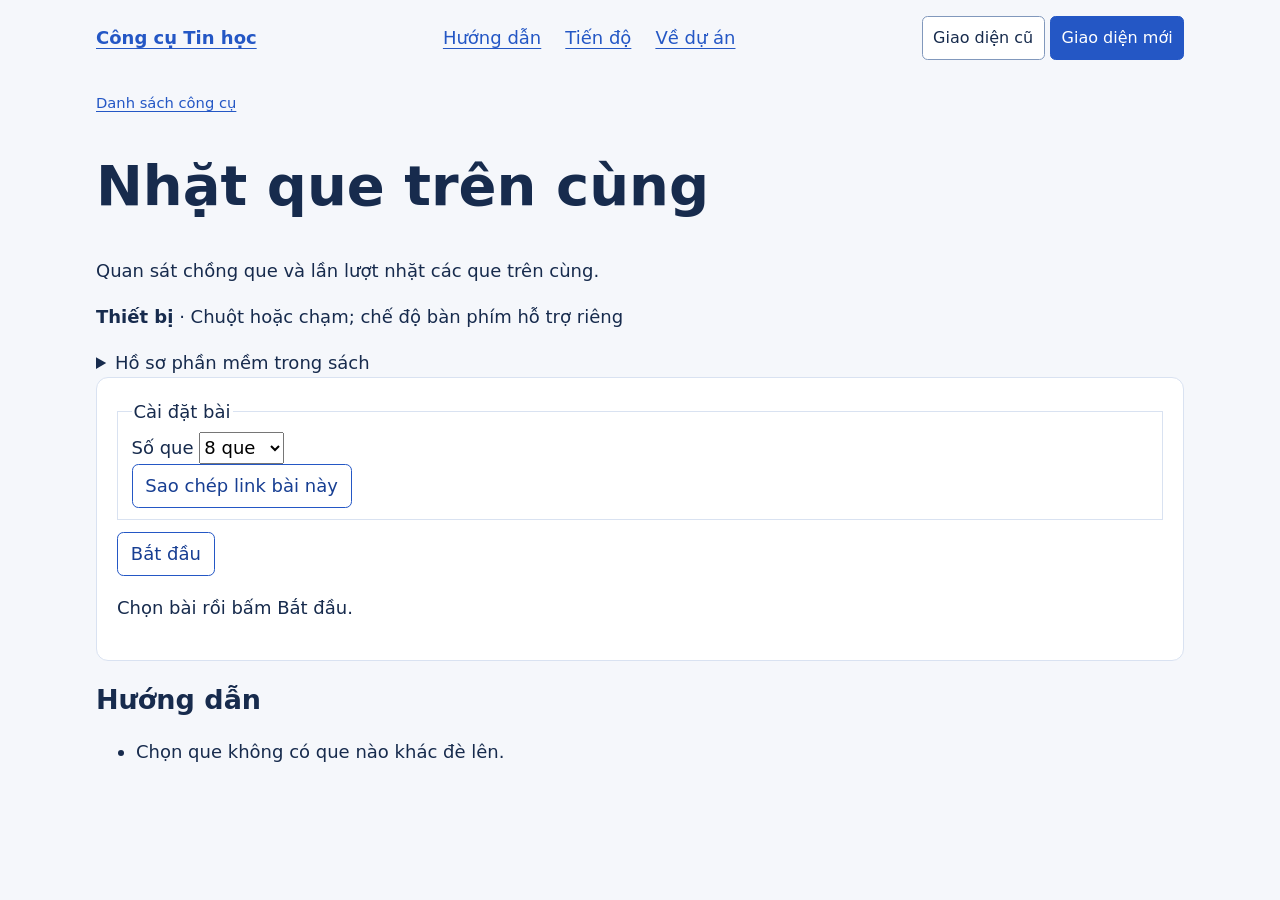
<file: cong-cu/nhat-que/index.html>
<!DOCTYPE html><html lang="vi"><head><meta charset="utf-8"><meta name="viewport" content="width=device-width, initial-scale=1"><link rel="icon" href="/favicon.svg" type="image/svg+xml"><title>Nhặt que trên cùng</title><meta name="description" content="Quan sát chồng que và lần lượt nhặt các que trên cùng."><link rel="canonical" href="https://ungdungtinhocsgk.github.io/cong-cu/nhat-que/"><script>
      try {
        if (localStorage.getItem('tin-hoc-web:appearance') === 'classic') {
          document.documentElement.dataset.appearance = 'classic';
        }
      } catch {
        // The switch remains usable when storage is unavailable.
      }
    </script><link rel="stylesheet" href="/_astro/BaseLayout.CWkH8VG-.css"><style>.golden-layout{grid-template-columns:minmax(0,2fr) minmax(0,1fr);align-items:start;gap:1rem;margin-block:.75rem;display:grid}.golden-svg{touch-action:none;border:1px solid #b0c3e0;border-radius:.55rem;width:100%;display:block}.golden-svg [data-handle][aria-disabled=false]{cursor:grab}.golden-svg [data-handle]:focus-visible .golden-knob{stroke:#a43e00;stroke-width:4px}.golden-measure div{justify-content:space-between;gap:.75rem;display:flex}.golden-measure dd{font-variant-numeric:tabular-nums;margin:0}.golden-table{margin-bottom:1rem;overflow-x:auto}.golden-table td,.golden-table th{white-space:nowrap;padding:.25rem .55rem}.golden-choice{display:block}.golden-layout~fieldset input[type=number]{width:6rem}@media (width<=700px){.golden-layout{grid-template-columns:minmax(0,1fr)}}
.mouse-board{background:#f4f8ff;border-radius:.5rem;outline:1px solid #a7b9d5;max-width:800px;position:relative;overflow:hidden}.mouse-board svg{aspect-ratio:5/3;width:100%;height:auto;display:block}.mouse-target{fill:#c9e0ff;stroke:#2457c5;stroke-width:3px}.mouse-object{fill:#ffdb92;stroke:#6e481a;stroke-width:3px}.mouse-drag{touch-action:none}.mouse-overlay{background:#f4f8ff;place-items:center;font-weight:700;display:grid;position:absolute;inset:0}.mouse-success{fill:var(--success);font-size:36px;font-weight:800;animation:.12s linear both mouse-success}@keyframes mouse-success{0%{opacity:1}to{opacity:0}}@media (prefers-reduced-motion:reduce){.mouse-success{display:none}}.mouse-lesson-frame{color:#183d34;background:#faf8ef}.mouse-lesson-heading{padding:.75rem 1rem 0}.mouse-lesson-heading h3{margin:0 auto 0 0}.mouse-book-board{background:#f9f9ed;max-width:640px}.mouse-book-board svg{aspect-ratio:4/3}.mouse-book-board .mouse-target{fill:#c3dfc9;stroke:#1c6448;stroke-width:2px}.mouse-folder{fill:#dceadf;stroke:#176052;stroke-width:2px}.mouse-drop-content{fill:#fffdf5;stroke:#648976;stroke-width:2px}.mouse-expanded .mouse-book-board{max-width:min(100%,80rem)}.mouse-lesson-frame:fullscreen{overflow:auto}.mouse-lesson-frame:fullscreen .mouse-book-board{max-width:min(100%,104vh)}.mouse-lesson-heading button{color:#174b3a;background:#fffdf5;border:1px solid #648976;border-radius:.4rem;min-height:44px;padding:.4rem .7rem}
.diff-panels{grid-template-columns:repeat(2,minmax(0,1fr));gap:.75rem;margin-block:.75rem;display:grid}.diff-panels figure{margin:0}.diff-panels figcaption{margin-bottom:.3rem;font-weight:700}.diff-panels svg{border-radius:.45rem;width:100%;height:auto;display:block}.diff-found rect{fill:none;stroke:#fff;stroke-width:5px;stroke-dasharray:9 4}.diff-found text,.diff-miss{fill:#177246;paint-order:stroke;stroke:#fff;stroke-width:5px;font-size:34px;font-weight:800}.diff-miss{fill:#b42318;text-anchor:middle}@media (width<=650px){.diff-panels{grid-template-columns:minmax(0,1fr)}}
.dots-board{aspect-ratio:1;background:#f6f9ff;border-radius:.5rem;width:min(100%,34rem);height:auto;display:block}.dots-hit{stroke:#0000;stroke-width:26px}.dots-edge[aria-disabled=false]{cursor:pointer}.dots-line{stroke:#b5c4df;stroke-width:3px;pointer-events:none}.dots-edge[aria-disabled=false]:is(:hover,:focus-visible) .dots-line{stroke:#173e92;stroke-width:7px}.dots-edge.dots-A .dots-line{stroke:#2457c5;stroke-width:8px}.dots-edge.dots-B .dots-line{stroke:#9a4715;stroke-width:8px}.dots-box.dots-A rect{fill:#dce8ff}.dots-box.dots-B rect{fill:#fff0da}.dots-box text{fill:#172b4d;font-size:30px;font-weight:700}.dots-box{pointer-events:none}
.blocks-board{grid-template-columns:repeat(4,minmax(0,1fr));gap:clamp(.35rem,2vw,.75rem);max-width:36rem;display:grid}.blocks-board-hard{grid-template-columns:repeat(6,minmax(0,1fr))}.tool-shell .blocks-card{aspect-ratio:1;background:#e4edff;border:1px solid #9aafd5;place-items:center;padding:.2rem;font-size:1.35rem;font-weight:700;display:grid;position:relative}.tool-shell .blocks-card-open{background:#f7fbff}.blocks-card img{width:min(90%,64px);height:auto}.blocks-mark{color:var(--success);position:absolute;top:.01rem;right:.25rem}.blocks-option{margin-inline:.75rem;display:inline-block}@media (width<=540px){.blocks-board-hard{grid-template-columns:repeat(4,minmax(0,1fr))}}
.sticks-board{aspect-ratio:5/3;background:#f6f9ff;border-radius:.5rem;width:min(100%,50rem);height:auto;margin-block:.75rem;display:block}.sticks-label{fill:#172b4d;paint-order:stroke;stroke:#fff;stroke-width:3px;font-size:24px;font-weight:700}
.typing-keys{border:1px solid #9bb0d3;border-radius:.5rem;padding:.75rem}.typing-sequence{flex-wrap:wrap;gap:.25rem;display:flex}.typing-sequence span{border:1px solid #c7d5ee;border-radius:.25rem;place-items:center;min-width:1.45em;min-height:1.7em;padding:.1rem;display:inline-grid}.typing-done{color:var(--success);background:#e2f5eb}.typing-active{outline:2px solid var(--primary);background:#e1ecff}.typing-keys kbd{border:1px solid #cad5e9;border-radius:.25rem;place-items:center;min-width:1.4em;margin:.14em;padding:.12em;display:inline-grid}.typing-keys kbd:last-child{min-width:2em}#typing-editor{width:100%;margin-top:.3rem;padding:.6rem;display:block}.typing-fall{background:#edf4ff;height:12rem;margin-bottom:.75rem;position:relative;overflow:hidden}.typing-word{text-align:center;font:700 1.6rem/2rem monospace;position:absolute;inset:0 0 auto}.typing-word em{color:var(--success);font-style:normal;text-decoration:underline}@media (prefers-reduced-motion:reduce){.typing-word{transform:none!important}}
.logo-layout{grid-template-columns:minmax(0,2fr) minmax(0,3fr);gap:1rem;margin-block:.75rem;display:grid}.logo-layout.logo-wide{grid-template-columns:minmax(0,1fr)}#logo-source{width:100%;margin-block:.35rem .65rem;padding:.75rem;font:1rem/1.5 ui-monospace,monospace;display:block}.logo-canvas{aspect-ratio:3/2;border:1px solid #c7d4e5;width:100%;position:relative}.logo-canvas canvas,.logo-canvas svg{width:100%;height:100%;position:absolute;inset:0}.logo-canvas svg{pointer-events:none}@media (width<=700px){.logo-layout{grid-template-columns:minmax(0,1fr)}}
.geometry-workbench{color:#163b34;background:#f8f6ef;border:1px solid #b8c7bc;border-radius:1rem;margin-block:1rem}.geometry-workbench>h3{margin:0 0 .7rem;font-size:1.22rem}.geometry-sheet{grid-template-columns:minmax(11rem,1fr) minmax(0,3fr);align-items:start;gap:.75rem;margin-block-start:.75rem;display:grid}.geometry-measurements{font-variant-numeric:tabular-nums;overflow-wrap:anywhere;min-width:0}.geometry-measurements ul:empty{display:none}.geometry-stage{background:#fffdf7;border:1px solid #b8c7bc;border-radius:.75rem;min-width:0;position:relative}.geometry-calculator{background:#fff;border:1px solid #176052;border-radius:.6rem;min-width:0;position:absolute;inset:.5rem .5rem auto;box-shadow:0 .3rem 1rem #163b3426}.geometry-calculator input{max-width:100%}@media (width<=45rem){.geometry-sheet{grid-template-columns:minmax(0,1fr)}.geometry-calculator{margin:.5rem;position:static}}.geometry-keys{grid-template-columns:repeat(4,minmax(0,1fr));gap:.25rem;margin-block:.5rem;display:grid}@media (width>=46rem){.geometry-calculator{width:min(24rem,100% - 1rem);inset:.5rem .5rem auto auto}}.geometry-calculator label{flex-wrap:wrap;align-items:center;gap:.45rem;display:flex}.geometry-calculator input{flex:12rem;min-width:0}
.tool-shell{background:var(--surface);border:1px solid #d9e2f1;border-radius:.75rem;padding:clamp(.75rem,2vw,1.25rem)}.tool-shell fieldset{border:1px solid #d9e2f1;min-inline-size:0;margin:0 0 .75rem}.tool-toolbar{flex-wrap:wrap;gap:.5rem;display:flex}.tool-shell button{color:#173e92;background:#fff;border:1px solid #2457c5;border-radius:.4rem;padding:.4rem .8rem}.tool-shell button:disabled{opacity:.65}.tool-shell dialog{max-width:calc(100% - 2rem);color:var(--text);border:1px solid #d9e2f1;border-radius:.75rem}.tool-shell dialog::backdrop{background:#172b4d80}
</style></head><body><header><a href="/">Công cụ Tin học</a><nav aria-label="Điều hướng chính"><a href="/huong-dan/">Hướng dẫn</a><a href="/tien-do/">Tiến độ</a><a href="/ve-du-an/">Về dự án</a></nav><div class="appearance-switch" role="group" aria-label="Chọn giao diện" hidden><button type="button" data-appearance-option="classic" aria-pressed="false">Giao diện cũ</button><button type="button" data-appearance-option="modern" aria-pressed="true">Giao diện mới</button></div></header><main><nav aria-label="Đường dẫn"><a href="/">Danh sách công cụ</a></nav><div class="classic-workbench"><div class="classic-heading"><h1>Nhặt que trên cùng</h1><a class="classic-only classic-close" href="/">Về danh mục</a></div><nav class="classic-only classic-directory" aria-label="Chương trình Tin học"><a href="/cong-cu/luyen-chuot/">Luyện chuột</a><a href="/cong-cu/luyen-go/">Luyện gõ</a><a href="/cong-cu/lat-hinh/">Lật hình tìm cặp</a><a href="/cong-cu/noi-o/">Nối cạnh chiếm ô</a><a href="/cong-cu/nhat-que/" aria-current="page">Nhặt que trên cùng</a><a href="/cong-cu/tim-diem-khac/">Tìm điểm khác nhau</a><a href="/cong-cu/logo/">Rùa vẽ hình Logo</a><a href="/cong-cu/ti-le-vang/">Khám phá tỉ lệ vàng</a></nav><div class="classic-content"><p>Quan sát chồng que và lần lượt nhặt các que trên cùng.</p><p><strong>Thiết bị</strong> · Chuột hoặc chạm; chế độ bàn phím hỗ trợ riêng</p><details class="reference-profiles"><summary>Hồ sơ phần mềm trong sách</summary><p>Công cụ thực hành độc lập, hỗ trợ các thao tác của bài học được dẫn nguồn.</p><section data-profile-id="sticks-cunghoc3" data-ui-profile-id="sticks-vn"><h2>Sticks</h2><p>Cùng học Tin học 3 · Chưa xác minh phiên bản</p><p>Đã xác minh tên phần mềm.</p><ul><li>Xác minh luật che, số que/mức nếu có và phản hồi thao tác sai trong bài.</li></ul></section></details><style>astro-island,astro-slot,astro-static-slot{display:contents}</style><script>(function(){let e=async e=>{await(await e())()};(self.Astro||(self.Astro={})).only=e,window.dispatchEvent(new Event(`astro:only`))})();</script><script>(function(){function e(t){"@babel/helpers - typeof";return e=typeof Symbol==`function`&&typeof Symbol.iterator==`symbol`?function(e){return typeof e}:function(e){return e&&typeof Symbol==`function`&&e.constructor===Symbol&&e!==Symbol.prototype?`symbol`:typeof e},e(t)}function t(t,n){if(e(t)!=`object`||!t)return t;var r;if(typeof Symbol<`u`&&(r=t[Symbol.toPrimitive])!==void 0){var i=r.call(t,n||`default`);if(e(i)!=`object`)return i;throw TypeError(`@@toPrimitive must return a primitive value.`)}return(n===`string`?String:Number)(t)}function n(n){var r=t(n,`string`);return e(r)==`symbol`?r:r+``}function r(e,t,r){return(t=n(t))in e?Object.defineProperty(e,t,{value:r,enumerable:!0,configurable:!0,writable:!0}):e[t]=r,e}let i=/* @__PURE__ */ new Set([`__proto__`,`constructor`,`prototype`]);{let e={0:e=>a(e),1:e=>n(e),2:e=>new RegExp(e),3:e=>new Date(e),4:e=>new Map(n(e)),5:e=>new Set(n(e)),6:e=>BigInt(e),7:e=>new URL(e),8:e=>new Uint8Array(e),9:e=>new Uint16Array(e),10:e=>new Uint32Array(e),11:e=>1/0*e},t=t=>{let[n,r]=t;return n in e?e[n](r):void 0},n=e=>e.map(t),a=e=>typeof e!=`object`||!e?e:Object.fromEntries(Object.entries(e).map(([e,n])=>[e,t(n)]));class o extends HTMLElement{constructor(...e){super(...e),r(this,`Component`,void 0),r(this,`hydrator`,void 0),r(this,`hydrate`,async()=>{var e;if(!this.hydrator||!this.isConnected)return;let t=(e=this.parentElement)==null?void 0:e.closest(`astro-island[ssr]`);if(t){t.addEventListener(`astro:hydrate`,this.hydrate,{once:!0});return}let n=this.querySelectorAll(`astro-slot`),r={},i=this.querySelectorAll(`template[data-astro-template]`);for(let e of i){let t=e.closest(this.tagName);t!=null&&t.isSameNode(this)&&(r[e.getAttribute(`data-astro-template`)||`default`]=e.innerHTML,e.remove())}for(let e of n){let t=e.closest(this.tagName);t!=null&&t.isSameNode(this)&&(r[e.getAttribute(`name`)||`default`]=e.innerHTML)}let o;try{o=this.hasAttribute(`props`)?a(JSON.parse(this.getAttribute(`props`))):{}}catch(e){let t=this.getAttribute(`component-url`)||`<unknown>`,n=this.getAttribute(`component-export`);throw n&&(t+=` (export ${n})`),console.error(`[hydrate] Error parsing props for component ${t}`,this.getAttribute(`props`),e),e}await this.hydrator(this)(this.Component,o,r,{client:this.getAttribute(`client`)}),this.removeAttribute(`ssr`),this.dispatchEvent(new CustomEvent(`astro:hydrate`))}),r(this,`unmount`,()=>{this.isConnected||this.dispatchEvent(new CustomEvent(`astro:unmount`))})}disconnectedCallback(){document.removeEventListener(`astro:after-swap`,this.unmount),document.addEventListener(`astro:after-swap`,this.unmount,{once:!0})}connectedCallback(){if(!this.hasAttribute(`await-children`)||document.readyState===`interactive`||document.readyState===`complete`)this.childrenConnectedCallback();else{let e=()=>{document.removeEventListener(`DOMContentLoaded`,e),t.disconnect(),this.childrenConnectedCallback()},t=new MutationObserver(()=>{var t;((t=this.lastChild)==null?void 0:t.nodeType)===Node.COMMENT_NODE&&this.lastChild.nodeValue===`astro:end`&&(this.lastChild.remove(),e())});t.observe(this,{childList:!0}),document.addEventListener(`DOMContentLoaded`,e)}}async childrenConnectedCallback(){let e=this.getAttribute(`before-hydration-url`);e&&await import(e),this.start()}getRetryImportUrl(e){let t=new URL(e,document.baseURI);return t.searchParams.set(`astro-retry`,Date.now().toString()),t.toString()}async importWithRetry(e){try{return await import(e)}catch(t){return await new Promise(e=>setTimeout(e,1e3)),import(this.getRetryImportUrl(e))}}handleHydrationError(e){let t=this.getAttribute(`component-url`),n=new CustomEvent(`astro:hydration-error`,{cancelable:!0,bubbles:!0,composed:!0,detail:{error:e,componentUrl:t}});this.dispatchEvent(n)&&console.error(`[astro-island] Error hydrating ${t}`,e)}async start(){let e=JSON.parse(this.getAttribute(`opts`)),t=this.getAttribute(`client`);if(Astro[t]===void 0)window.addEventListener(`astro:${t}`,()=>this.start(),{once:!0});else try{await Astro[t](async()=>{let e=this.getAttribute(`renderer-url`);try{let[t,{default:n}]=await Promise.all([this.importWithRetry(this.getAttribute(`component-url`)),e?this.importWithRetry(e):Promise.resolve({default:()=>()=>{}})]),r=this.getAttribute(`component-export`)||`default`;if(r.includes(`.`)){this.Component=t;for(let e of r.split(`.`)){if(i.has(e)||!this.Component||typeof this.Component!=`object`&&typeof this.Component!=`function`||!Object.hasOwn(this.Component,e))throw Error(`Invalid component export path: ${r}`);this.Component=this.Component[e]}}else{if(i.has(r))throw Error(`Invalid component export path: ${r}`);this.Component=t[r]}return this.hydrator=n,this.hydrate}catch(e){return this.handleHydrationError(e),()=>{}}},e,this)}catch(e){this.handleHydrationError(e)}}attributeChangedCallback(){this.hydrate()}}r(o,`observedAttributes`,[`props`]),customElements.get(`astro-island`)||customElements.define(`astro-island`,o)}})();</script><astro-island uid="Z1DizDY" component-url="/_astro/ToolHost.ZO4q6KnM.js" component-export="default" renderer-url="/_astro/client.CzWaolnw.js" props="{&quot;toolId&quot;:[0,&quot;sticks&quot;]}" ssr client="only" opts="{&quot;name&quot;:&quot;ToolHost&quot;,&quot;value&quot;:&quot;react&quot;}" await-children><p role="status">Đang tải công cụ…</p><template data-astro-template="fallback"><p role="status">Đang tải công cụ…</p></template><!--astro:end--></astro-island><noscript><p>Hãy bật JavaScript để sử dụng phần luyện tập.</p></noscript><h2>Hướng dẫn</h2><ul><li>Chọn que không có que nào khác đè lên.</li></ul><script>
        (() => {
          const params = new URLSearchParams(location.search);
          const profiles = params.getAll('profile');
          const books = params.getAll('book');
          if (profiles.length !== 1 || books.length > 1) return;
          const details = document.querySelector('.reference-profiles');
          if (!details) return;
          const sections = [...details.querySelectorAll('[data-profile-id]')];
          const matches = sections.filter(section => {
            const { profileId, uiProfileId } = section.dataset;
            return (profiles[0] === profileId || profiles[0] === uiProfileId)
              && (!books.length || books[0] === profileId);
          });
          if (matches.length !== 1) return;
          const [selected] = matches;
          details.open = true;
          const practice = document.querySelector('.book-practice');
          if (practice) {
            practice.open = true;
            document.querySelector('details.extra-practice')?.setAttribute('hidden', '');
          }
          for (const section of sections) {
            section.hidden = section !== selected;
          }
        })();
      </script></div></div></main><script>
      (() => {
        const root = document.documentElement;
        const group = document.querySelector('.appearance-switch');
        const buttons = group.querySelectorAll('button');
        function apply(appearance) {
          if (appearance === 'classic') root.dataset.appearance = 'classic';
          else delete root.dataset.appearance;
          for (const button of buttons) {
            button.setAttribute('aria-pressed', String(button.dataset.appearanceOption === appearance));
          }
        }
        apply(root.dataset.appearance ?? 'modern');
        group.addEventListener('click', event => {
          const appearance = event.target.closest('button')?.dataset.appearanceOption;
          if (!appearance) return;
          apply(appearance);
          try {
            localStorage.setItem('tin-hoc-web:appearance', appearance);
          } catch {
            // Keep the selection on this page.
          }
        });
        group.hidden = false;
      })();
    </script></body></html>
</file>
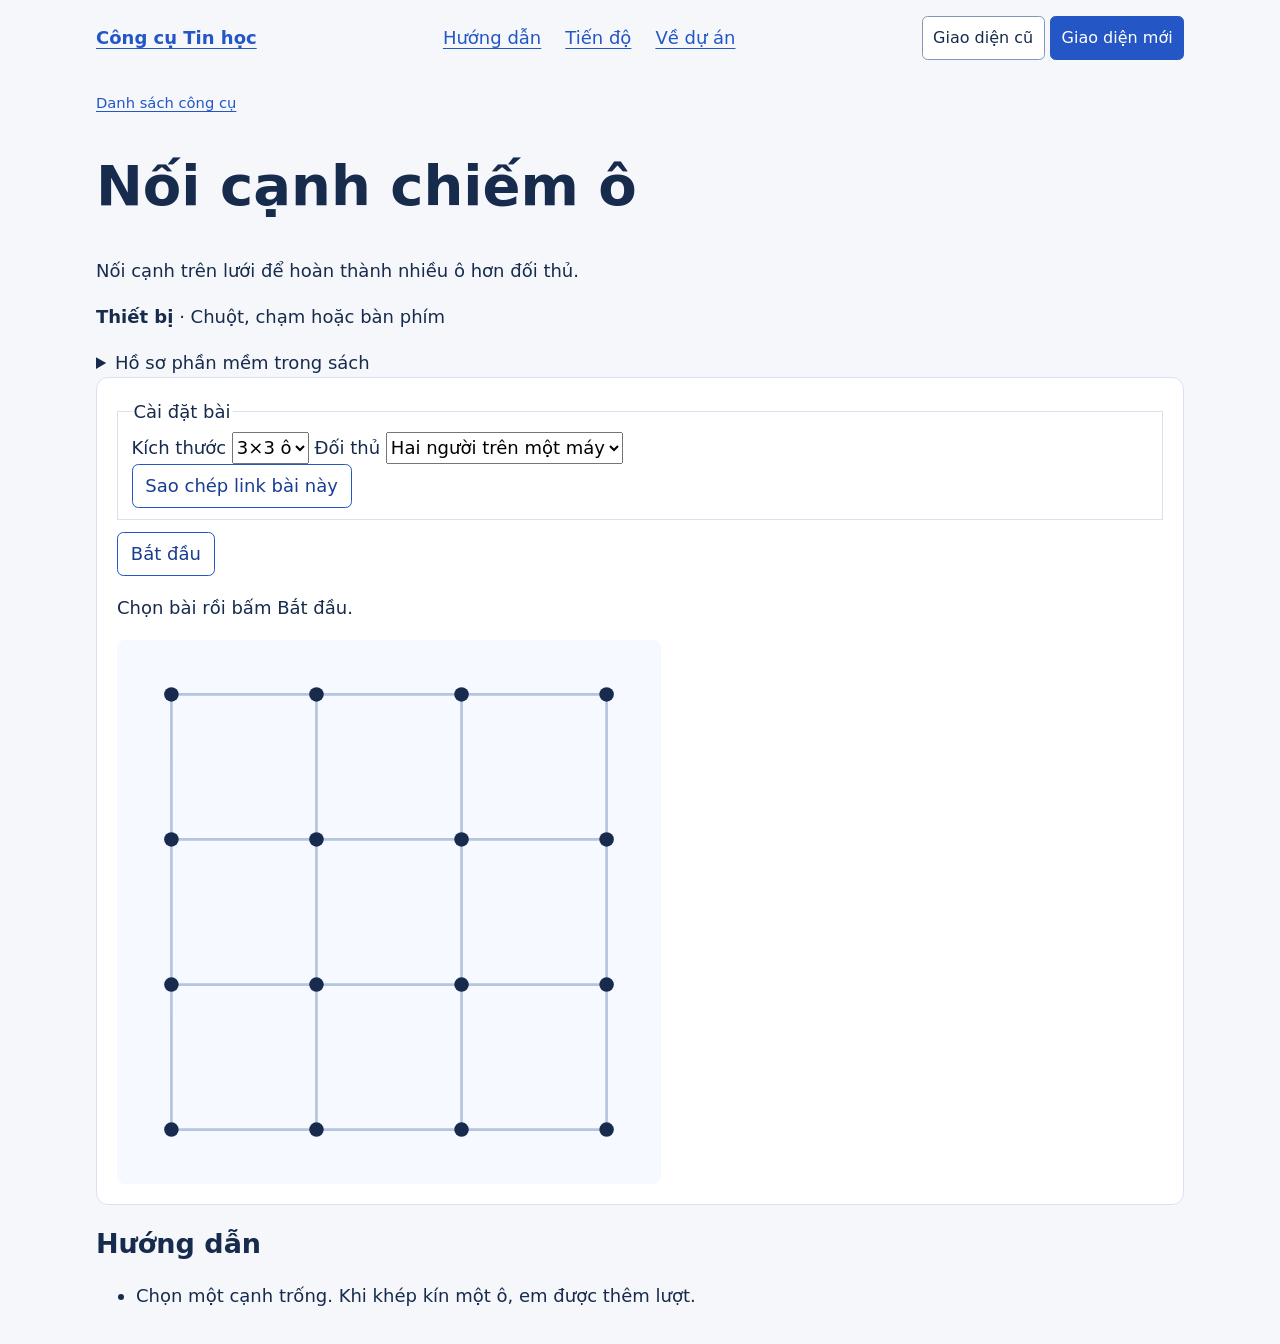
<file: cong-cu/noi-o/index.html>
<!DOCTYPE html><html lang="vi"><head><meta charset="utf-8"><meta name="viewport" content="width=device-width, initial-scale=1"><link rel="icon" href="/favicon.svg" type="image/svg+xml"><title>Nối cạnh chiếm ô</title><meta name="description" content="Nối cạnh trên lưới để hoàn thành nhiều ô hơn đối thủ."><link rel="canonical" href="https://ungdungtinhocsgk.github.io/cong-cu/noi-o/"><script>
      try {
        if (localStorage.getItem('tin-hoc-web:appearance') === 'classic') {
          document.documentElement.dataset.appearance = 'classic';
        }
      } catch {
        // The switch remains usable when storage is unavailable.
      }
    </script><link rel="stylesheet" href="/_astro/BaseLayout.CWkH8VG-.css"><style>.tool-shell{background:var(--surface);border:1px solid #d9e2f1;border-radius:.75rem;padding:clamp(.75rem,2vw,1.25rem)}.tool-shell fieldset{border:1px solid #d9e2f1;min-inline-size:0;margin:0 0 .75rem}.tool-toolbar{flex-wrap:wrap;gap:.5rem;display:flex}.tool-shell button{color:#173e92;background:#fff;border:1px solid #2457c5;border-radius:.4rem;padding:.4rem .8rem}.tool-shell button:disabled{opacity:.65}.tool-shell dialog{max-width:calc(100% - 2rem);color:var(--text);border:1px solid #d9e2f1;border-radius:.75rem}.tool-shell dialog::backdrop{background:#172b4d80}
.geometry-workbench{color:#163b34;background:#f8f6ef;border:1px solid #b8c7bc;border-radius:1rem;margin-block:1rem}.geometry-workbench>h3{margin:0 0 .7rem;font-size:1.22rem}.geometry-sheet{grid-template-columns:minmax(11rem,1fr) minmax(0,3fr);align-items:start;gap:.75rem;margin-block-start:.75rem;display:grid}.geometry-measurements{font-variant-numeric:tabular-nums;overflow-wrap:anywhere;min-width:0}.geometry-measurements ul:empty{display:none}.geometry-stage{background:#fffdf7;border:1px solid #b8c7bc;border-radius:.75rem;min-width:0;position:relative}.geometry-calculator{background:#fff;border:1px solid #176052;border-radius:.6rem;min-width:0;position:absolute;inset:.5rem .5rem auto;box-shadow:0 .3rem 1rem #163b3426}.geometry-calculator input{max-width:100%}@media (width<=45rem){.geometry-sheet{grid-template-columns:minmax(0,1fr)}.geometry-calculator{margin:.5rem;position:static}}.geometry-keys{grid-template-columns:repeat(4,minmax(0,1fr));gap:.25rem;margin-block:.5rem;display:grid}@media (width>=46rem){.geometry-calculator{width:min(24rem,100% - 1rem);inset:.5rem .5rem auto auto}}.geometry-calculator label{flex-wrap:wrap;align-items:center;gap:.45rem;display:flex}.geometry-calculator input{flex:12rem;min-width:0}
.logo-layout{grid-template-columns:minmax(0,2fr) minmax(0,3fr);gap:1rem;margin-block:.75rem;display:grid}.logo-layout.logo-wide{grid-template-columns:minmax(0,1fr)}#logo-source{width:100%;margin-block:.35rem .65rem;padding:.75rem;font:1rem/1.5 ui-monospace,monospace;display:block}.logo-canvas{aspect-ratio:3/2;border:1px solid #c7d4e5;width:100%;position:relative}.logo-canvas canvas,.logo-canvas svg{width:100%;height:100%;position:absolute;inset:0}.logo-canvas svg{pointer-events:none}@media (width<=700px){.logo-layout{grid-template-columns:minmax(0,1fr)}}
.typing-keys{border:1px solid #9bb0d3;border-radius:.5rem;padding:.75rem}.typing-sequence{flex-wrap:wrap;gap:.25rem;display:flex}.typing-sequence span{border:1px solid #c7d5ee;border-radius:.25rem;place-items:center;min-width:1.45em;min-height:1.7em;padding:.1rem;display:inline-grid}.typing-done{color:var(--success);background:#e2f5eb}.typing-active{outline:2px solid var(--primary);background:#e1ecff}.typing-keys kbd{border:1px solid #cad5e9;border-radius:.25rem;place-items:center;min-width:1.4em;margin:.14em;padding:.12em;display:inline-grid}.typing-keys kbd:last-child{min-width:2em}#typing-editor{width:100%;margin-top:.3rem;padding:.6rem;display:block}.typing-fall{background:#edf4ff;height:12rem;margin-bottom:.75rem;position:relative;overflow:hidden}.typing-word{text-align:center;font:700 1.6rem/2rem monospace;position:absolute;inset:0 0 auto}.typing-word em{color:var(--success);font-style:normal;text-decoration:underline}@media (prefers-reduced-motion:reduce){.typing-word{transform:none!important}}
.sticks-board{aspect-ratio:5/3;background:#f6f9ff;border-radius:.5rem;width:min(100%,50rem);height:auto;margin-block:.75rem;display:block}.sticks-label{fill:#172b4d;paint-order:stroke;stroke:#fff;stroke-width:3px;font-size:24px;font-weight:700}
.blocks-board{grid-template-columns:repeat(4,minmax(0,1fr));gap:clamp(.35rem,2vw,.75rem);max-width:36rem;display:grid}.blocks-board-hard{grid-template-columns:repeat(6,minmax(0,1fr))}.tool-shell .blocks-card{aspect-ratio:1;background:#e4edff;border:1px solid #9aafd5;place-items:center;padding:.2rem;font-size:1.35rem;font-weight:700;display:grid;position:relative}.tool-shell .blocks-card-open{background:#f7fbff}.blocks-card img{width:min(90%,64px);height:auto}.blocks-mark{color:var(--success);position:absolute;top:.01rem;right:.25rem}.blocks-option{margin-inline:.75rem;display:inline-block}@media (width<=540px){.blocks-board-hard{grid-template-columns:repeat(4,minmax(0,1fr))}}
.dots-board{aspect-ratio:1;background:#f6f9ff;border-radius:.5rem;width:min(100%,34rem);height:auto;display:block}.dots-hit{stroke:#0000;stroke-width:26px}.dots-edge[aria-disabled=false]{cursor:pointer}.dots-line{stroke:#b5c4df;stroke-width:3px;pointer-events:none}.dots-edge[aria-disabled=false]:is(:hover,:focus-visible) .dots-line{stroke:#173e92;stroke-width:7px}.dots-edge.dots-A .dots-line{stroke:#2457c5;stroke-width:8px}.dots-edge.dots-B .dots-line{stroke:#9a4715;stroke-width:8px}.dots-box.dots-A rect{fill:#dce8ff}.dots-box.dots-B rect{fill:#fff0da}.dots-box text{fill:#172b4d;font-size:30px;font-weight:700}.dots-box{pointer-events:none}
.diff-panels{grid-template-columns:repeat(2,minmax(0,1fr));gap:.75rem;margin-block:.75rem;display:grid}.diff-panels figure{margin:0}.diff-panels figcaption{margin-bottom:.3rem;font-weight:700}.diff-panels svg{border-radius:.45rem;width:100%;height:auto;display:block}.diff-found rect{fill:none;stroke:#fff;stroke-width:5px;stroke-dasharray:9 4}.diff-found text,.diff-miss{fill:#177246;paint-order:stroke;stroke:#fff;stroke-width:5px;font-size:34px;font-weight:800}.diff-miss{fill:#b42318;text-anchor:middle}@media (width<=650px){.diff-panels{grid-template-columns:minmax(0,1fr)}}
.mouse-board{background:#f4f8ff;border-radius:.5rem;outline:1px solid #a7b9d5;max-width:800px;position:relative;overflow:hidden}.mouse-board svg{aspect-ratio:5/3;width:100%;height:auto;display:block}.mouse-target{fill:#c9e0ff;stroke:#2457c5;stroke-width:3px}.mouse-object{fill:#ffdb92;stroke:#6e481a;stroke-width:3px}.mouse-drag{touch-action:none}.mouse-overlay{background:#f4f8ff;place-items:center;font-weight:700;display:grid;position:absolute;inset:0}.mouse-success{fill:var(--success);font-size:36px;font-weight:800;animation:.12s linear both mouse-success}@keyframes mouse-success{0%{opacity:1}to{opacity:0}}@media (prefers-reduced-motion:reduce){.mouse-success{display:none}}.mouse-lesson-frame{color:#183d34;background:#faf8ef}.mouse-lesson-heading{padding:.75rem 1rem 0}.mouse-lesson-heading h3{margin:0 auto 0 0}.mouse-book-board{background:#f9f9ed;max-width:640px}.mouse-book-board svg{aspect-ratio:4/3}.mouse-book-board .mouse-target{fill:#c3dfc9;stroke:#1c6448;stroke-width:2px}.mouse-folder{fill:#dceadf;stroke:#176052;stroke-width:2px}.mouse-drop-content{fill:#fffdf5;stroke:#648976;stroke-width:2px}.mouse-expanded .mouse-book-board{max-width:min(100%,80rem)}.mouse-lesson-frame:fullscreen{overflow:auto}.mouse-lesson-frame:fullscreen .mouse-book-board{max-width:min(100%,104vh)}.mouse-lesson-heading button{color:#174b3a;background:#fffdf5;border:1px solid #648976;border-radius:.4rem;min-height:44px;padding:.4rem .7rem}
.golden-layout{grid-template-columns:minmax(0,2fr) minmax(0,1fr);align-items:start;gap:1rem;margin-block:.75rem;display:grid}.golden-svg{touch-action:none;border:1px solid #b0c3e0;border-radius:.55rem;width:100%;display:block}.golden-svg [data-handle][aria-disabled=false]{cursor:grab}.golden-svg [data-handle]:focus-visible .golden-knob{stroke:#a43e00;stroke-width:4px}.golden-measure div{justify-content:space-between;gap:.75rem;display:flex}.golden-measure dd{font-variant-numeric:tabular-nums;margin:0}.golden-table{margin-bottom:1rem;overflow-x:auto}.golden-table td,.golden-table th{white-space:nowrap;padding:.25rem .55rem}.golden-choice{display:block}.golden-layout~fieldset input[type=number]{width:6rem}@media (width<=700px){.golden-layout{grid-template-columns:minmax(0,1fr)}}
</style></head><body><header><a href="/">Công cụ Tin học</a><nav aria-label="Điều hướng chính"><a href="/huong-dan/">Hướng dẫn</a><a href="/tien-do/">Tiến độ</a><a href="/ve-du-an/">Về dự án</a></nav><div class="appearance-switch" role="group" aria-label="Chọn giao diện" hidden><button type="button" data-appearance-option="classic" aria-pressed="false">Giao diện cũ</button><button type="button" data-appearance-option="modern" aria-pressed="true">Giao diện mới</button></div></header><main><nav aria-label="Đường dẫn"><a href="/">Danh sách công cụ</a></nav><div class="classic-workbench"><div class="classic-heading"><h1>Nối cạnh chiếm ô</h1><a class="classic-only classic-close" href="/">Về danh mục</a></div><nav class="classic-only classic-directory" aria-label="Chương trình Tin học"><a href="/cong-cu/luyen-chuot/">Luyện chuột</a><a href="/cong-cu/luyen-go/">Luyện gõ</a><a href="/cong-cu/lat-hinh/">Lật hình tìm cặp</a><a href="/cong-cu/noi-o/" aria-current="page">Nối cạnh chiếm ô</a><a href="/cong-cu/nhat-que/">Nhặt que trên cùng</a><a href="/cong-cu/tim-diem-khac/">Tìm điểm khác nhau</a><a href="/cong-cu/logo/">Rùa vẽ hình Logo</a><a href="/cong-cu/ti-le-vang/">Khám phá tỉ lệ vàng</a></nav><div class="classic-content"><p>Nối cạnh trên lưới để hoàn thành nhiều ô hơn đối thủ.</p><p><strong>Thiết bị</strong> · Chuột, chạm hoặc bàn phím</p><details class="reference-profiles"><summary>Hồ sơ phần mềm trong sách</summary><p>Công cụ thực hành độc lập, hỗ trợ các thao tác của bài học được dẫn nguồn.</p><section data-profile-id="dots-cunghoc3" data-ui-profile-id="dots-vn"><h2>Dots</h2><p>Cùng học Tin học 3 · Chưa xác minh phiên bản</p><p>Đã xác minh tên phần mềm.</p><ul><li>Xác minh chế độ người/máy, chọn cạnh/đổi lượt/ăn ô và chỉ số mà bài yêu cầu.</li></ul></section></details><style>astro-island,astro-slot,astro-static-slot{display:contents}</style><script>(function(){let e=async e=>{await(await e())()};(self.Astro||(self.Astro={})).only=e,window.dispatchEvent(new Event(`astro:only`))})();</script><script>(function(){function e(t){"@babel/helpers - typeof";return e=typeof Symbol==`function`&&typeof Symbol.iterator==`symbol`?function(e){return typeof e}:function(e){return e&&typeof Symbol==`function`&&e.constructor===Symbol&&e!==Symbol.prototype?`symbol`:typeof e},e(t)}function t(t,n){if(e(t)!=`object`||!t)return t;var r;if(typeof Symbol<`u`&&(r=t[Symbol.toPrimitive])!==void 0){var i=r.call(t,n||`default`);if(e(i)!=`object`)return i;throw TypeError(`@@toPrimitive must return a primitive value.`)}return(n===`string`?String:Number)(t)}function n(n){var r=t(n,`string`);return e(r)==`symbol`?r:r+``}function r(e,t,r){return(t=n(t))in e?Object.defineProperty(e,t,{value:r,enumerable:!0,configurable:!0,writable:!0}):e[t]=r,e}let i=/* @__PURE__ */ new Set([`__proto__`,`constructor`,`prototype`]);{let e={0:e=>a(e),1:e=>n(e),2:e=>new RegExp(e),3:e=>new Date(e),4:e=>new Map(n(e)),5:e=>new Set(n(e)),6:e=>BigInt(e),7:e=>new URL(e),8:e=>new Uint8Array(e),9:e=>new Uint16Array(e),10:e=>new Uint32Array(e),11:e=>1/0*e},t=t=>{let[n,r]=t;return n in e?e[n](r):void 0},n=e=>e.map(t),a=e=>typeof e!=`object`||!e?e:Object.fromEntries(Object.entries(e).map(([e,n])=>[e,t(n)]));class o extends HTMLElement{constructor(...e){super(...e),r(this,`Component`,void 0),r(this,`hydrator`,void 0),r(this,`hydrate`,async()=>{var e;if(!this.hydrator||!this.isConnected)return;let t=(e=this.parentElement)==null?void 0:e.closest(`astro-island[ssr]`);if(t){t.addEventListener(`astro:hydrate`,this.hydrate,{once:!0});return}let n=this.querySelectorAll(`astro-slot`),r={},i=this.querySelectorAll(`template[data-astro-template]`);for(let e of i){let t=e.closest(this.tagName);t!=null&&t.isSameNode(this)&&(r[e.getAttribute(`data-astro-template`)||`default`]=e.innerHTML,e.remove())}for(let e of n){let t=e.closest(this.tagName);t!=null&&t.isSameNode(this)&&(r[e.getAttribute(`name`)||`default`]=e.innerHTML)}let o;try{o=this.hasAttribute(`props`)?a(JSON.parse(this.getAttribute(`props`))):{}}catch(e){let t=this.getAttribute(`component-url`)||`<unknown>`,n=this.getAttribute(`component-export`);throw n&&(t+=` (export ${n})`),console.error(`[hydrate] Error parsing props for component ${t}`,this.getAttribute(`props`),e),e}await this.hydrator(this)(this.Component,o,r,{client:this.getAttribute(`client`)}),this.removeAttribute(`ssr`),this.dispatchEvent(new CustomEvent(`astro:hydrate`))}),r(this,`unmount`,()=>{this.isConnected||this.dispatchEvent(new CustomEvent(`astro:unmount`))})}disconnectedCallback(){document.removeEventListener(`astro:after-swap`,this.unmount),document.addEventListener(`astro:after-swap`,this.unmount,{once:!0})}connectedCallback(){if(!this.hasAttribute(`await-children`)||document.readyState===`interactive`||document.readyState===`complete`)this.childrenConnectedCallback();else{let e=()=>{document.removeEventListener(`DOMContentLoaded`,e),t.disconnect(),this.childrenConnectedCallback()},t=new MutationObserver(()=>{var t;((t=this.lastChild)==null?void 0:t.nodeType)===Node.COMMENT_NODE&&this.lastChild.nodeValue===`astro:end`&&(this.lastChild.remove(),e())});t.observe(this,{childList:!0}),document.addEventListener(`DOMContentLoaded`,e)}}async childrenConnectedCallback(){let e=this.getAttribute(`before-hydration-url`);e&&await import(e),this.start()}getRetryImportUrl(e){let t=new URL(e,document.baseURI);return t.searchParams.set(`astro-retry`,Date.now().toString()),t.toString()}async importWithRetry(e){try{return await import(e)}catch(t){return await new Promise(e=>setTimeout(e,1e3)),import(this.getRetryImportUrl(e))}}handleHydrationError(e){let t=this.getAttribute(`component-url`),n=new CustomEvent(`astro:hydration-error`,{cancelable:!0,bubbles:!0,composed:!0,detail:{error:e,componentUrl:t}});this.dispatchEvent(n)&&console.error(`[astro-island] Error hydrating ${t}`,e)}async start(){let e=JSON.parse(this.getAttribute(`opts`)),t=this.getAttribute(`client`);if(Astro[t]===void 0)window.addEventListener(`astro:${t}`,()=>this.start(),{once:!0});else try{await Astro[t](async()=>{let e=this.getAttribute(`renderer-url`);try{let[t,{default:n}]=await Promise.all([this.importWithRetry(this.getAttribute(`component-url`)),e?this.importWithRetry(e):Promise.resolve({default:()=>()=>{}})]),r=this.getAttribute(`component-export`)||`default`;if(r.includes(`.`)){this.Component=t;for(let e of r.split(`.`)){if(i.has(e)||!this.Component||typeof this.Component!=`object`&&typeof this.Component!=`function`||!Object.hasOwn(this.Component,e))throw Error(`Invalid component export path: ${r}`);this.Component=this.Component[e]}}else{if(i.has(r))throw Error(`Invalid component export path: ${r}`);this.Component=t[r]}return this.hydrator=n,this.hydrate}catch(e){return this.handleHydrationError(e),()=>{}}},e,this)}catch(e){this.handleHydrationError(e)}}attributeChangedCallback(){this.hydrate()}}r(o,`observedAttributes`,[`props`]),customElements.get(`astro-island`)||customElements.define(`astro-island`,o)}})();</script><astro-island uid="1VeVpD" component-url="/_astro/ToolHost.ZO4q6KnM.js" component-export="default" renderer-url="/_astro/client.CzWaolnw.js" props="{&quot;toolId&quot;:[0,&quot;dots&quot;]}" ssr client="only" opts="{&quot;name&quot;:&quot;ToolHost&quot;,&quot;value&quot;:&quot;react&quot;}" await-children><p role="status">Đang tải công cụ…</p><template data-astro-template="fallback"><p role="status">Đang tải công cụ…</p></template><!--astro:end--></astro-island><noscript><p>Hãy bật JavaScript để sử dụng phần luyện tập.</p></noscript><h2>Hướng dẫn</h2><ul><li>Chọn một cạnh trống. Khi khép kín một ô, em được thêm lượt.</li></ul><script>
        (() => {
          const params = new URLSearchParams(location.search);
          const profiles = params.getAll('profile');
          const books = params.getAll('book');
          if (profiles.length !== 1 || books.length > 1) return;
          const details = document.querySelector('.reference-profiles');
          if (!details) return;
          const sections = [...details.querySelectorAll('[data-profile-id]')];
          const matches = sections.filter(section => {
            const { profileId, uiProfileId } = section.dataset;
            return (profiles[0] === profileId || profiles[0] === uiProfileId)
              && (!books.length || books[0] === profileId);
          });
          if (matches.length !== 1) return;
          const [selected] = matches;
          details.open = true;
          const practice = document.querySelector('.book-practice');
          if (practice) {
            practice.open = true;
            document.querySelector('details.extra-practice')?.setAttribute('hidden', '');
          }
          for (const section of sections) {
            section.hidden = section !== selected;
          }
        })();
      </script></div></div></main><script>
      (() => {
        const root = document.documentElement;
        const group = document.querySelector('.appearance-switch');
        const buttons = group.querySelectorAll('button');
        function apply(appearance) {
          if (appearance === 'classic') root.dataset.appearance = 'classic';
          else delete root.dataset.appearance;
          for (const button of buttons) {
            button.setAttribute('aria-pressed', String(button.dataset.appearanceOption === appearance));
          }
        }
        apply(root.dataset.appearance ?? 'modern');
        group.addEventListener('click', event => {
          const appearance = event.target.closest('button')?.dataset.appearanceOption;
          if (!appearance) return;
          apply(appearance);
          try {
            localStorage.setItem('tin-hoc-web:appearance', appearance);
          } catch {
            // Keep the selection on this page.
          }
        });
        group.hidden = false;
      })();
    </script></body></html>
</file>
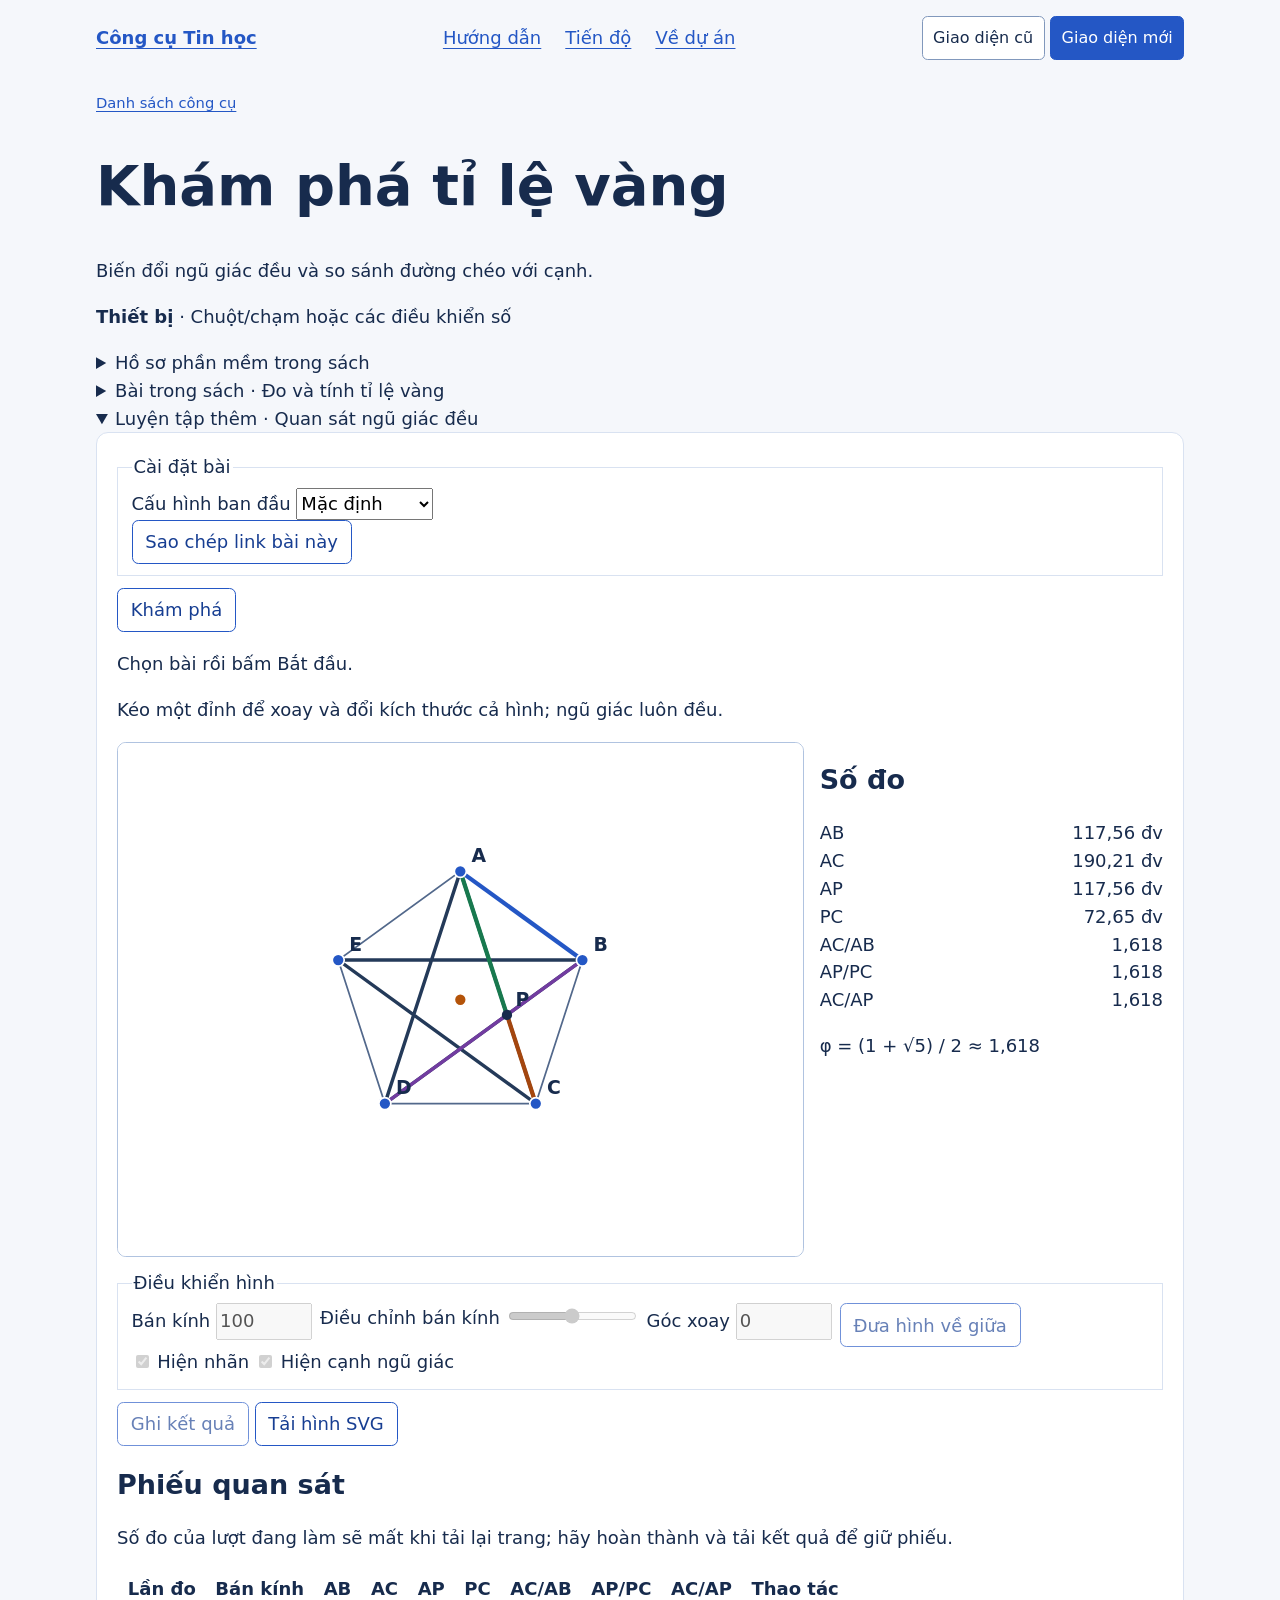
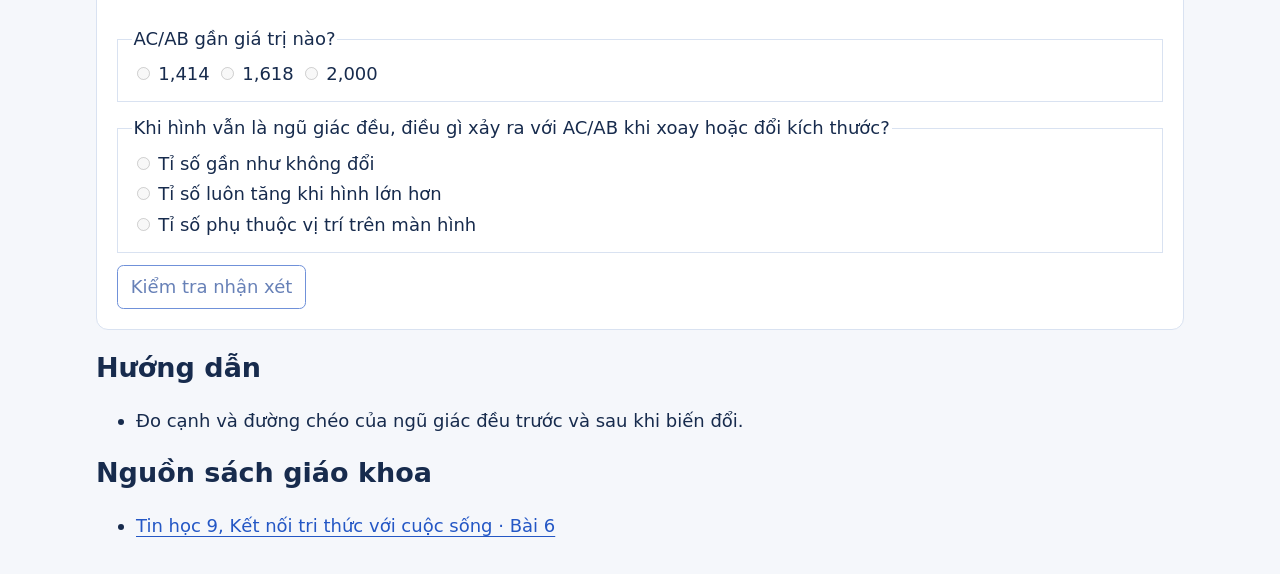
<file: cong-cu/ti-le-vang/index.html>
<!DOCTYPE html><html lang="vi"><head><meta charset="utf-8"><meta name="viewport" content="width=device-width, initial-scale=1"><link rel="icon" href="/favicon.svg" type="image/svg+xml"><title>Khám phá tỉ lệ vàng</title><meta name="description" content="Biến đổi ngũ giác đều và so sánh đường chéo với cạnh."><link rel="canonical" href="https://ungdungtinhocsgk.github.io/cong-cu/ti-le-vang/"><script>
      try {
        if (localStorage.getItem('tin-hoc-web:appearance') === 'classic') {
          document.documentElement.dataset.appearance = 'classic';
        }
      } catch {
        // The switch remains usable when storage is unavailable.
      }
    </script><link rel="stylesheet" href="/_astro/BaseLayout.CWkH8VG-.css"><style>.tool-shell{background:var(--surface);border:1px solid #d9e2f1;border-radius:.75rem;padding:clamp(.75rem,2vw,1.25rem)}.tool-shell fieldset{border:1px solid #d9e2f1;min-inline-size:0;margin:0 0 .75rem}.tool-toolbar{flex-wrap:wrap;gap:.5rem;display:flex}.tool-shell button{color:#173e92;background:#fff;border:1px solid #2457c5;border-radius:.4rem;padding:.4rem .8rem}.tool-shell button:disabled{opacity:.65}.tool-shell dialog{max-width:calc(100% - 2rem);color:var(--text);border:1px solid #d9e2f1;border-radius:.75rem}.tool-shell dialog::backdrop{background:#172b4d80}
.geometry-workbench{color:#163b34;background:#f8f6ef;border:1px solid #b8c7bc;border-radius:1rem;margin-block:1rem}.geometry-workbench>h3{margin:0 0 .7rem;font-size:1.22rem}.geometry-sheet{grid-template-columns:minmax(11rem,1fr) minmax(0,3fr);align-items:start;gap:.75rem;margin-block-start:.75rem;display:grid}.geometry-measurements{font-variant-numeric:tabular-nums;overflow-wrap:anywhere;min-width:0}.geometry-measurements ul:empty{display:none}.geometry-stage{background:#fffdf7;border:1px solid #b8c7bc;border-radius:.75rem;min-width:0;position:relative}.geometry-calculator{background:#fff;border:1px solid #176052;border-radius:.6rem;min-width:0;position:absolute;inset:.5rem .5rem auto;box-shadow:0 .3rem 1rem #163b3426}.geometry-calculator input{max-width:100%}@media (width<=45rem){.geometry-sheet{grid-template-columns:minmax(0,1fr)}.geometry-calculator{margin:.5rem;position:static}}.geometry-keys{grid-template-columns:repeat(4,minmax(0,1fr));gap:.25rem;margin-block:.5rem;display:grid}@media (width>=46rem){.geometry-calculator{width:min(24rem,100% - 1rem);inset:.5rem .5rem auto auto}}.geometry-calculator label{flex-wrap:wrap;align-items:center;gap:.45rem;display:flex}.geometry-calculator input{flex:12rem;min-width:0}
.logo-layout{grid-template-columns:minmax(0,2fr) minmax(0,3fr);gap:1rem;margin-block:.75rem;display:grid}.logo-layout.logo-wide{grid-template-columns:minmax(0,1fr)}#logo-source{width:100%;margin-block:.35rem .65rem;padding:.75rem;font:1rem/1.5 ui-monospace,monospace;display:block}.logo-canvas{aspect-ratio:3/2;border:1px solid #c7d4e5;width:100%;position:relative}.logo-canvas canvas,.logo-canvas svg{width:100%;height:100%;position:absolute;inset:0}.logo-canvas svg{pointer-events:none}@media (width<=700px){.logo-layout{grid-template-columns:minmax(0,1fr)}}
.typing-keys{border:1px solid #9bb0d3;border-radius:.5rem;padding:.75rem}.typing-sequence{flex-wrap:wrap;gap:.25rem;display:flex}.typing-sequence span{border:1px solid #c7d5ee;border-radius:.25rem;place-items:center;min-width:1.45em;min-height:1.7em;padding:.1rem;display:inline-grid}.typing-done{color:var(--success);background:#e2f5eb}.typing-active{outline:2px solid var(--primary);background:#e1ecff}.typing-keys kbd{border:1px solid #cad5e9;border-radius:.25rem;place-items:center;min-width:1.4em;margin:.14em;padding:.12em;display:inline-grid}.typing-keys kbd:last-child{min-width:2em}#typing-editor{width:100%;margin-top:.3rem;padding:.6rem;display:block}.typing-fall{background:#edf4ff;height:12rem;margin-bottom:.75rem;position:relative;overflow:hidden}.typing-word{text-align:center;font:700 1.6rem/2rem monospace;position:absolute;inset:0 0 auto}.typing-word em{color:var(--success);font-style:normal;text-decoration:underline}@media (prefers-reduced-motion:reduce){.typing-word{transform:none!important}}
.sticks-board{aspect-ratio:5/3;background:#f6f9ff;border-radius:.5rem;width:min(100%,50rem);height:auto;margin-block:.75rem;display:block}.sticks-label{fill:#172b4d;paint-order:stroke;stroke:#fff;stroke-width:3px;font-size:24px;font-weight:700}
.blocks-board{grid-template-columns:repeat(4,minmax(0,1fr));gap:clamp(.35rem,2vw,.75rem);max-width:36rem;display:grid}.blocks-board-hard{grid-template-columns:repeat(6,minmax(0,1fr))}.tool-shell .blocks-card{aspect-ratio:1;background:#e4edff;border:1px solid #9aafd5;place-items:center;padding:.2rem;font-size:1.35rem;font-weight:700;display:grid;position:relative}.tool-shell .blocks-card-open{background:#f7fbff}.blocks-card img{width:min(90%,64px);height:auto}.blocks-mark{color:var(--success);position:absolute;top:.01rem;right:.25rem}.blocks-option{margin-inline:.75rem;display:inline-block}@media (width<=540px){.blocks-board-hard{grid-template-columns:repeat(4,minmax(0,1fr))}}
.dots-board{aspect-ratio:1;background:#f6f9ff;border-radius:.5rem;width:min(100%,34rem);height:auto;display:block}.dots-hit{stroke:#0000;stroke-width:26px}.dots-edge[aria-disabled=false]{cursor:pointer}.dots-line{stroke:#b5c4df;stroke-width:3px;pointer-events:none}.dots-edge[aria-disabled=false]:is(:hover,:focus-visible) .dots-line{stroke:#173e92;stroke-width:7px}.dots-edge.dots-A .dots-line{stroke:#2457c5;stroke-width:8px}.dots-edge.dots-B .dots-line{stroke:#9a4715;stroke-width:8px}.dots-box.dots-A rect{fill:#dce8ff}.dots-box.dots-B rect{fill:#fff0da}.dots-box text{fill:#172b4d;font-size:30px;font-weight:700}.dots-box{pointer-events:none}
.diff-panels{grid-template-columns:repeat(2,minmax(0,1fr));gap:.75rem;margin-block:.75rem;display:grid}.diff-panels figure{margin:0}.diff-panels figcaption{margin-bottom:.3rem;font-weight:700}.diff-panels svg{border-radius:.45rem;width:100%;height:auto;display:block}.diff-found rect{fill:none;stroke:#fff;stroke-width:5px;stroke-dasharray:9 4}.diff-found text,.diff-miss{fill:#177246;paint-order:stroke;stroke:#fff;stroke-width:5px;font-size:34px;font-weight:800}.diff-miss{fill:#b42318;text-anchor:middle}@media (width<=650px){.diff-panels{grid-template-columns:minmax(0,1fr)}}
.mouse-board{background:#f4f8ff;border-radius:.5rem;outline:1px solid #a7b9d5;max-width:800px;position:relative;overflow:hidden}.mouse-board svg{aspect-ratio:5/3;width:100%;height:auto;display:block}.mouse-target{fill:#c9e0ff;stroke:#2457c5;stroke-width:3px}.mouse-object{fill:#ffdb92;stroke:#6e481a;stroke-width:3px}.mouse-drag{touch-action:none}.mouse-overlay{background:#f4f8ff;place-items:center;font-weight:700;display:grid;position:absolute;inset:0}.mouse-success{fill:var(--success);font-size:36px;font-weight:800;animation:.12s linear both mouse-success}@keyframes mouse-success{0%{opacity:1}to{opacity:0}}@media (prefers-reduced-motion:reduce){.mouse-success{display:none}}.mouse-lesson-frame{color:#183d34;background:#faf8ef}.mouse-lesson-heading{padding:.75rem 1rem 0}.mouse-lesson-heading h3{margin:0 auto 0 0}.mouse-book-board{background:#f9f9ed;max-width:640px}.mouse-book-board svg{aspect-ratio:4/3}.mouse-book-board .mouse-target{fill:#c3dfc9;stroke:#1c6448;stroke-width:2px}.mouse-folder{fill:#dceadf;stroke:#176052;stroke-width:2px}.mouse-drop-content{fill:#fffdf5;stroke:#648976;stroke-width:2px}.mouse-expanded .mouse-book-board{max-width:min(100%,80rem)}.mouse-lesson-frame:fullscreen{overflow:auto}.mouse-lesson-frame:fullscreen .mouse-book-board{max-width:min(100%,104vh)}.mouse-lesson-heading button{color:#174b3a;background:#fffdf5;border:1px solid #648976;border-radius:.4rem;min-height:44px;padding:.4rem .7rem}
.golden-layout{grid-template-columns:minmax(0,2fr) minmax(0,1fr);align-items:start;gap:1rem;margin-block:.75rem;display:grid}.golden-svg{touch-action:none;border:1px solid #b0c3e0;border-radius:.55rem;width:100%;display:block}.golden-svg [data-handle][aria-disabled=false]{cursor:grab}.golden-svg [data-handle]:focus-visible .golden-knob{stroke:#a43e00;stroke-width:4px}.golden-measure div{justify-content:space-between;gap:.75rem;display:flex}.golden-measure dd{font-variant-numeric:tabular-nums;margin:0}.golden-table{margin-bottom:1rem;overflow-x:auto}.golden-table td,.golden-table th{white-space:nowrap;padding:.25rem .55rem}.golden-choice{display:block}.golden-layout~fieldset input[type=number]{width:6rem}@media (width<=700px){.golden-layout{grid-template-columns:minmax(0,1fr)}}
</style></head><body><header><a href="/">Công cụ Tin học</a><nav aria-label="Điều hướng chính"><a href="/huong-dan/">Hướng dẫn</a><a href="/tien-do/">Tiến độ</a><a href="/ve-du-an/">Về dự án</a></nav><div class="appearance-switch" role="group" aria-label="Chọn giao diện" hidden><button type="button" data-appearance-option="classic" aria-pressed="false">Giao diện cũ</button><button type="button" data-appearance-option="modern" aria-pressed="true">Giao diện mới</button></div></header><main><nav aria-label="Đường dẫn"><a href="/">Danh sách công cụ</a></nav><div class="classic-workbench"><div class="classic-heading"><h1>Khám phá tỉ lệ vàng</h1><a class="classic-only classic-close" href="/">Về danh mục</a></div><nav class="classic-only classic-directory" aria-label="Chương trình Tin học"><a href="/cong-cu/luyen-chuot/">Luyện chuột</a><a href="/cong-cu/luyen-go/">Luyện gõ</a><a href="/cong-cu/lat-hinh/">Lật hình tìm cặp</a><a href="/cong-cu/noi-o/">Nối cạnh chiếm ô</a><a href="/cong-cu/nhat-que/">Nhặt que trên cùng</a><a href="/cong-cu/tim-diem-khac/">Tìm điểm khác nhau</a><a href="/cong-cu/logo/">Rùa vẽ hình Logo</a><a href="/cong-cu/ti-le-vang/" aria-current="page">Khám phá tỉ lệ vàng</a></nav><div class="classic-content"><p>Biến đổi ngũ giác đều và so sánh đường chéo với cạnh.</p><p><strong>Thiết bị</strong> · Chuột/chạm hoặc các điều khiển số</p><details class="reference-profiles"><summary>Hồ sơ phần mềm trong sách</summary><p>Công cụ thực hành độc lập, hỗ trợ các thao tác của bài học được dẫn nguồn.</p><section data-profile-id="sketchpad-kntt9-tylevang" data-ui-profile-id="geometry-vn-golden"><h2>The Geometer’s Sketchpad</h2><p><a href="/cong-cu/ti-le-vang/?profile=geometry-vn-golden&amp;book=sketchpad-kntt9-tylevang">Mở bài thực hành · Hình học khám phá</a></p><p>SGK Tin học 9 KNTT, Bài 6 nhiệm vụ 3 · Chưa xác minh phiên bản</p><p>Đã đối chiếu luồng bài học.</p><ul></ul></section></details><details class="book-practice"><summary>Bài trong sách · Đo và tính tỉ lệ vàng</summary><p>Bài 6, Tin học 9 · Nhiệm vụ 3</p><ol><li>Chọn <strong>File › Open</strong> rồi mở bài dựng TyLeVang, tương ứng với <code>TyLeVang.gsp</code> trong sách.</li><li>Chọn từng đoạn AB, BC, AC và AD. Sau mỗi lần chọn, dùng <strong>Measure › Length</strong>.</li><li>Dùng <strong>Number › Calculate</strong> hoặc <kbd>Alt</kbd> + <kbd>=</kbd>. Chọn hai số đo và dấu chia để lần lượt tính AB/BC, AC/AB và AD/AC.</li><li>Kéo P hoặc Q, rồi so sánh các số đo và tỉ số. Tải báo cáo ở bên dưới.</li></ol><p>Bài mở tài liệu dựng sẵn trên web. Em có thể mở lại tài liệu <code>.geometry.json</code> của công cụ. Tệp <code>.gsp</code> bên ngoài chưa được hỗ trợ.</p><style>astro-island,astro-slot,astro-static-slot{display:contents}</style><script>(function(){let e=async e=>{await(await e())()};(self.Astro||(self.Astro={})).only=e,window.dispatchEvent(new Event(`astro:only`))})();</script><script>(function(){function e(t){"@babel/helpers - typeof";return e=typeof Symbol==`function`&&typeof Symbol.iterator==`symbol`?function(e){return typeof e}:function(e){return e&&typeof Symbol==`function`&&e.constructor===Symbol&&e!==Symbol.prototype?`symbol`:typeof e},e(t)}function t(t,n){if(e(t)!=`object`||!t)return t;var r;if(typeof Symbol<`u`&&(r=t[Symbol.toPrimitive])!==void 0){var i=r.call(t,n||`default`);if(e(i)!=`object`)return i;throw TypeError(`@@toPrimitive must return a primitive value.`)}return(n===`string`?String:Number)(t)}function n(n){var r=t(n,`string`);return e(r)==`symbol`?r:r+``}function r(e,t,r){return(t=n(t))in e?Object.defineProperty(e,t,{value:r,enumerable:!0,configurable:!0,writable:!0}):e[t]=r,e}let i=/* @__PURE__ */ new Set([`__proto__`,`constructor`,`prototype`]);{let e={0:e=>a(e),1:e=>n(e),2:e=>new RegExp(e),3:e=>new Date(e),4:e=>new Map(n(e)),5:e=>new Set(n(e)),6:e=>BigInt(e),7:e=>new URL(e),8:e=>new Uint8Array(e),9:e=>new Uint16Array(e),10:e=>new Uint32Array(e),11:e=>1/0*e},t=t=>{let[n,r]=t;return n in e?e[n](r):void 0},n=e=>e.map(t),a=e=>typeof e!=`object`||!e?e:Object.fromEntries(Object.entries(e).map(([e,n])=>[e,t(n)]));class o extends HTMLElement{constructor(...e){super(...e),r(this,`Component`,void 0),r(this,`hydrator`,void 0),r(this,`hydrate`,async()=>{var e;if(!this.hydrator||!this.isConnected)return;let t=(e=this.parentElement)==null?void 0:e.closest(`astro-island[ssr]`);if(t){t.addEventListener(`astro:hydrate`,this.hydrate,{once:!0});return}let n=this.querySelectorAll(`astro-slot`),r={},i=this.querySelectorAll(`template[data-astro-template]`);for(let e of i){let t=e.closest(this.tagName);t!=null&&t.isSameNode(this)&&(r[e.getAttribute(`data-astro-template`)||`default`]=e.innerHTML,e.remove())}for(let e of n){let t=e.closest(this.tagName);t!=null&&t.isSameNode(this)&&(r[e.getAttribute(`name`)||`default`]=e.innerHTML)}let o;try{o=this.hasAttribute(`props`)?a(JSON.parse(this.getAttribute(`props`))):{}}catch(e){let t=this.getAttribute(`component-url`)||`<unknown>`,n=this.getAttribute(`component-export`);throw n&&(t+=` (export ${n})`),console.error(`[hydrate] Error parsing props for component ${t}`,this.getAttribute(`props`),e),e}await this.hydrator(this)(this.Component,o,r,{client:this.getAttribute(`client`)}),this.removeAttribute(`ssr`),this.dispatchEvent(new CustomEvent(`astro:hydrate`))}),r(this,`unmount`,()=>{this.isConnected||this.dispatchEvent(new CustomEvent(`astro:unmount`))})}disconnectedCallback(){document.removeEventListener(`astro:after-swap`,this.unmount),document.addEventListener(`astro:after-swap`,this.unmount,{once:!0})}connectedCallback(){if(!this.hasAttribute(`await-children`)||document.readyState===`interactive`||document.readyState===`complete`)this.childrenConnectedCallback();else{let e=()=>{document.removeEventListener(`DOMContentLoaded`,e),t.disconnect(),this.childrenConnectedCallback()},t=new MutationObserver(()=>{var t;((t=this.lastChild)==null?void 0:t.nodeType)===Node.COMMENT_NODE&&this.lastChild.nodeValue===`astro:end`&&(this.lastChild.remove(),e())});t.observe(this,{childList:!0}),document.addEventListener(`DOMContentLoaded`,e)}}async childrenConnectedCallback(){let e=this.getAttribute(`before-hydration-url`);e&&await import(e),this.start()}getRetryImportUrl(e){let t=new URL(e,document.baseURI);return t.searchParams.set(`astro-retry`,Date.now().toString()),t.toString()}async importWithRetry(e){try{return await import(e)}catch(t){return await new Promise(e=>setTimeout(e,1e3)),import(this.getRetryImportUrl(e))}}handleHydrationError(e){let t=this.getAttribute(`component-url`),n=new CustomEvent(`astro:hydration-error`,{cancelable:!0,bubbles:!0,composed:!0,detail:{error:e,componentUrl:t}});this.dispatchEvent(n)&&console.error(`[astro-island] Error hydrating ${t}`,e)}async start(){let e=JSON.parse(this.getAttribute(`opts`)),t=this.getAttribute(`client`);if(Astro[t]===void 0)window.addEventListener(`astro:${t}`,()=>this.start(),{once:!0});else try{await Astro[t](async()=>{let e=this.getAttribute(`renderer-url`);try{let[t,{default:n}]=await Promise.all([this.importWithRetry(this.getAttribute(`component-url`)),e?this.importWithRetry(e):Promise.resolve({default:()=>()=>{}})]),r=this.getAttribute(`component-export`)||`default`;if(r.includes(`.`)){this.Component=t;for(let e of r.split(`.`)){if(i.has(e)||!this.Component||typeof this.Component!=`object`&&typeof this.Component!=`function`||!Object.hasOwn(this.Component,e))throw Error(`Invalid component export path: ${r}`);this.Component=this.Component[e]}}else{if(i.has(r))throw Error(`Invalid component export path: ${r}`);this.Component=t[r]}return this.hydrator=n,this.hydrate}catch(e){return this.handleHydrationError(e),()=>{}}},e,this)}catch(e){this.handleHydrationError(e)}}attributeChangedCallback(){this.hydrate()}}r(o,`observedAttributes`,[`props`]),customElements.get(`astro-island`)||customElements.define(`astro-island`,o)}})();</script><astro-island uid="uHj8j" component-url="/_astro/BookPractice.DkXJPyzM.js" component-export="default" renderer-url="/_astro/client.CzWaolnw.js" props="{}" ssr client="only" opts="{&quot;name&quot;:&quot;BookPractice&quot;,&quot;value&quot;:&quot;react&quot;}"></astro-island></details><details open class="extra-practice"><summary>Luyện tập thêm · Quan sát ngũ giác đều</summary><astro-island uid="2tJIgy" component-url="/_astro/ToolHost.ZO4q6KnM.js" component-export="default" renderer-url="/_astro/client.CzWaolnw.js" props="{&quot;toolId&quot;:[0,&quot;golden-ratio&quot;]}" ssr client="only" opts="{&quot;name&quot;:&quot;ToolHost&quot;,&quot;value&quot;:&quot;react&quot;}"></astro-island></details><noscript><p>Hãy bật JavaScript để sử dụng phần luyện tập.</p></noscript><h2>Hướng dẫn</h2><ul><li>Đo cạnh và đường chéo của ngũ giác đều trước và sau khi biến đổi.</li></ul><section><h2>Nguồn sách giáo khoa</h2><ul><li><a href="https://sachdientu.nxbgd.vn/thu-vien-so/doc-sach/shs-tin-hoc-9.4491293545">Tin học 9, Kết nối tri thức với cuộc sống · Bài 6</a></li></ul></section><script>
        (() => {
          const params = new URLSearchParams(location.search);
          const profiles = params.getAll('profile');
          const books = params.getAll('book');
          if (profiles.length !== 1 || books.length > 1) return;
          const details = document.querySelector('.reference-profiles');
          if (!details) return;
          const sections = [...details.querySelectorAll('[data-profile-id]')];
          const matches = sections.filter(section => {
            const { profileId, uiProfileId } = section.dataset;
            return (profiles[0] === profileId || profiles[0] === uiProfileId)
              && (!books.length || books[0] === profileId);
          });
          if (matches.length !== 1) return;
          const [selected] = matches;
          details.open = true;
          const practice = document.querySelector('.book-practice');
          if (practice) {
            practice.open = true;
            document.querySelector('details.extra-practice')?.setAttribute('hidden', '');
          }
          for (const section of sections) {
            section.hidden = section !== selected;
          }
        })();
      </script></div></div></main><script>
      (() => {
        const root = document.documentElement;
        const group = document.querySelector('.appearance-switch');
        const buttons = group.querySelectorAll('button');
        function apply(appearance) {
          if (appearance === 'classic') root.dataset.appearance = 'classic';
          else delete root.dataset.appearance;
          for (const button of buttons) {
            button.setAttribute('aria-pressed', String(button.dataset.appearanceOption === appearance));
          }
        }
        apply(root.dataset.appearance ?? 'modern');
        group.addEventListener('click', event => {
          const appearance = event.target.closest('button')?.dataset.appearanceOption;
          if (!appearance) return;
          apply(appearance);
          try {
            localStorage.setItem('tin-hoc-web:appearance', appearance);
          } catch {
            // Keep the selection on this page.
          }
        });
        group.hidden = false;
      })();
    </script></body></html>
</file>
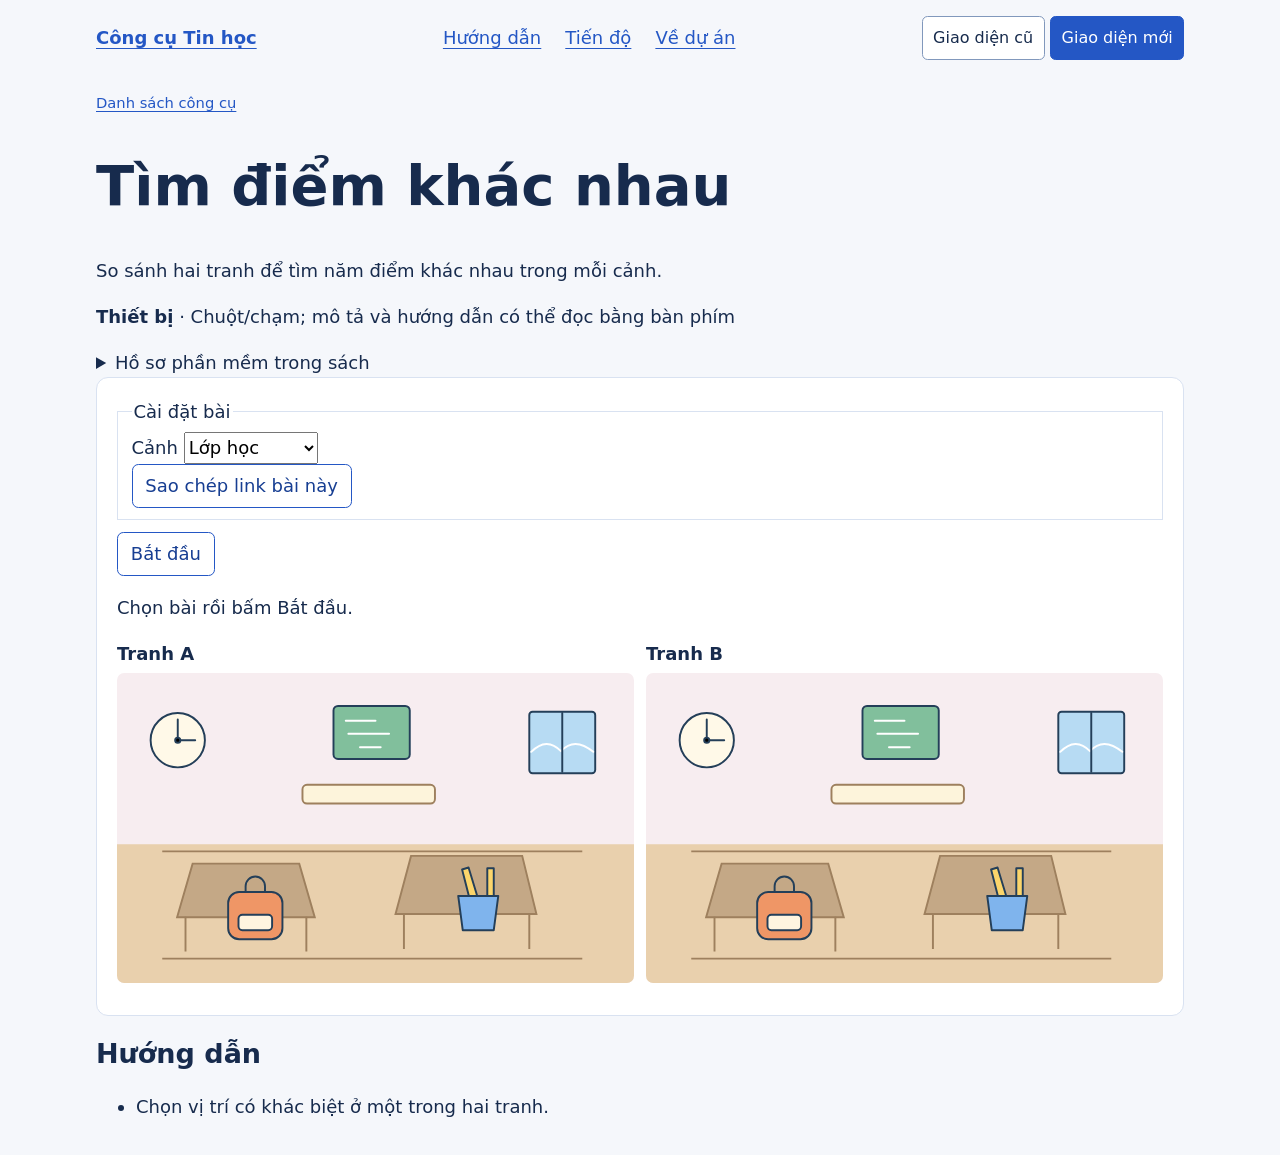
<file: cong-cu/tim-diem-khac/index.html>
<!DOCTYPE html><html lang="vi"><head><meta charset="utf-8"><meta name="viewport" content="width=device-width, initial-scale=1"><link rel="icon" href="/favicon.svg" type="image/svg+xml"><title>Tìm điểm khác nhau</title><meta name="description" content="So sánh hai tranh để tìm năm điểm khác nhau trong mỗi cảnh."><link rel="canonical" href="https://ungdungtinhocsgk.github.io/cong-cu/tim-diem-khac/"><script>
      try {
        if (localStorage.getItem('tin-hoc-web:appearance') === 'classic') {
          document.documentElement.dataset.appearance = 'classic';
        }
      } catch {
        // The switch remains usable when storage is unavailable.
      }
    </script><link rel="stylesheet" href="/_astro/BaseLayout.CWkH8VG-.css"><style>.tool-shell{background:var(--surface);border:1px solid #d9e2f1;border-radius:.75rem;padding:clamp(.75rem,2vw,1.25rem)}.tool-shell fieldset{border:1px solid #d9e2f1;min-inline-size:0;margin:0 0 .75rem}.tool-toolbar{flex-wrap:wrap;gap:.5rem;display:flex}.tool-shell button{color:#173e92;background:#fff;border:1px solid #2457c5;border-radius:.4rem;padding:.4rem .8rem}.tool-shell button:disabled{opacity:.65}.tool-shell dialog{max-width:calc(100% - 2rem);color:var(--text);border:1px solid #d9e2f1;border-radius:.75rem}.tool-shell dialog::backdrop{background:#172b4d80}
.geometry-workbench{color:#163b34;background:#f8f6ef;border:1px solid #b8c7bc;border-radius:1rem;margin-block:1rem}.geometry-workbench>h3{margin:0 0 .7rem;font-size:1.22rem}.geometry-sheet{grid-template-columns:minmax(11rem,1fr) minmax(0,3fr);align-items:start;gap:.75rem;margin-block-start:.75rem;display:grid}.geometry-measurements{font-variant-numeric:tabular-nums;overflow-wrap:anywhere;min-width:0}.geometry-measurements ul:empty{display:none}.geometry-stage{background:#fffdf7;border:1px solid #b8c7bc;border-radius:.75rem;min-width:0;position:relative}.geometry-calculator{background:#fff;border:1px solid #176052;border-radius:.6rem;min-width:0;position:absolute;inset:.5rem .5rem auto;box-shadow:0 .3rem 1rem #163b3426}.geometry-calculator input{max-width:100%}@media (width<=45rem){.geometry-sheet{grid-template-columns:minmax(0,1fr)}.geometry-calculator{margin:.5rem;position:static}}.geometry-keys{grid-template-columns:repeat(4,minmax(0,1fr));gap:.25rem;margin-block:.5rem;display:grid}@media (width>=46rem){.geometry-calculator{width:min(24rem,100% - 1rem);inset:.5rem .5rem auto auto}}.geometry-calculator label{flex-wrap:wrap;align-items:center;gap:.45rem;display:flex}.geometry-calculator input{flex:12rem;min-width:0}
.logo-layout{grid-template-columns:minmax(0,2fr) minmax(0,3fr);gap:1rem;margin-block:.75rem;display:grid}.logo-layout.logo-wide{grid-template-columns:minmax(0,1fr)}#logo-source{width:100%;margin-block:.35rem .65rem;padding:.75rem;font:1rem/1.5 ui-monospace,monospace;display:block}.logo-canvas{aspect-ratio:3/2;border:1px solid #c7d4e5;width:100%;position:relative}.logo-canvas canvas,.logo-canvas svg{width:100%;height:100%;position:absolute;inset:0}.logo-canvas svg{pointer-events:none}@media (width<=700px){.logo-layout{grid-template-columns:minmax(0,1fr)}}
.typing-keys{border:1px solid #9bb0d3;border-radius:.5rem;padding:.75rem}.typing-sequence{flex-wrap:wrap;gap:.25rem;display:flex}.typing-sequence span{border:1px solid #c7d5ee;border-radius:.25rem;place-items:center;min-width:1.45em;min-height:1.7em;padding:.1rem;display:inline-grid}.typing-done{color:var(--success);background:#e2f5eb}.typing-active{outline:2px solid var(--primary);background:#e1ecff}.typing-keys kbd{border:1px solid #cad5e9;border-radius:.25rem;place-items:center;min-width:1.4em;margin:.14em;padding:.12em;display:inline-grid}.typing-keys kbd:last-child{min-width:2em}#typing-editor{width:100%;margin-top:.3rem;padding:.6rem;display:block}.typing-fall{background:#edf4ff;height:12rem;margin-bottom:.75rem;position:relative;overflow:hidden}.typing-word{text-align:center;font:700 1.6rem/2rem monospace;position:absolute;inset:0 0 auto}.typing-word em{color:var(--success);font-style:normal;text-decoration:underline}@media (prefers-reduced-motion:reduce){.typing-word{transform:none!important}}
.sticks-board{aspect-ratio:5/3;background:#f6f9ff;border-radius:.5rem;width:min(100%,50rem);height:auto;margin-block:.75rem;display:block}.sticks-label{fill:#172b4d;paint-order:stroke;stroke:#fff;stroke-width:3px;font-size:24px;font-weight:700}
.blocks-board{grid-template-columns:repeat(4,minmax(0,1fr));gap:clamp(.35rem,2vw,.75rem);max-width:36rem;display:grid}.blocks-board-hard{grid-template-columns:repeat(6,minmax(0,1fr))}.tool-shell .blocks-card{aspect-ratio:1;background:#e4edff;border:1px solid #9aafd5;place-items:center;padding:.2rem;font-size:1.35rem;font-weight:700;display:grid;position:relative}.tool-shell .blocks-card-open{background:#f7fbff}.blocks-card img{width:min(90%,64px);height:auto}.blocks-mark{color:var(--success);position:absolute;top:.01rem;right:.25rem}.blocks-option{margin-inline:.75rem;display:inline-block}@media (width<=540px){.blocks-board-hard{grid-template-columns:repeat(4,minmax(0,1fr))}}
.dots-board{aspect-ratio:1;background:#f6f9ff;border-radius:.5rem;width:min(100%,34rem);height:auto;display:block}.dots-hit{stroke:#0000;stroke-width:26px}.dots-edge[aria-disabled=false]{cursor:pointer}.dots-line{stroke:#b5c4df;stroke-width:3px;pointer-events:none}.dots-edge[aria-disabled=false]:is(:hover,:focus-visible) .dots-line{stroke:#173e92;stroke-width:7px}.dots-edge.dots-A .dots-line{stroke:#2457c5;stroke-width:8px}.dots-edge.dots-B .dots-line{stroke:#9a4715;stroke-width:8px}.dots-box.dots-A rect{fill:#dce8ff}.dots-box.dots-B rect{fill:#fff0da}.dots-box text{fill:#172b4d;font-size:30px;font-weight:700}.dots-box{pointer-events:none}
.diff-panels{grid-template-columns:repeat(2,minmax(0,1fr));gap:.75rem;margin-block:.75rem;display:grid}.diff-panels figure{margin:0}.diff-panels figcaption{margin-bottom:.3rem;font-weight:700}.diff-panels svg{border-radius:.45rem;width:100%;height:auto;display:block}.diff-found rect{fill:none;stroke:#fff;stroke-width:5px;stroke-dasharray:9 4}.diff-found text,.diff-miss{fill:#177246;paint-order:stroke;stroke:#fff;stroke-width:5px;font-size:34px;font-weight:800}.diff-miss{fill:#b42318;text-anchor:middle}@media (width<=650px){.diff-panels{grid-template-columns:minmax(0,1fr)}}
.mouse-board{background:#f4f8ff;border-radius:.5rem;outline:1px solid #a7b9d5;max-width:800px;position:relative;overflow:hidden}.mouse-board svg{aspect-ratio:5/3;width:100%;height:auto;display:block}.mouse-target{fill:#c9e0ff;stroke:#2457c5;stroke-width:3px}.mouse-object{fill:#ffdb92;stroke:#6e481a;stroke-width:3px}.mouse-drag{touch-action:none}.mouse-overlay{background:#f4f8ff;place-items:center;font-weight:700;display:grid;position:absolute;inset:0}.mouse-success{fill:var(--success);font-size:36px;font-weight:800;animation:.12s linear both mouse-success}@keyframes mouse-success{0%{opacity:1}to{opacity:0}}@media (prefers-reduced-motion:reduce){.mouse-success{display:none}}.mouse-lesson-frame{color:#183d34;background:#faf8ef}.mouse-lesson-heading{padding:.75rem 1rem 0}.mouse-lesson-heading h3{margin:0 auto 0 0}.mouse-book-board{background:#f9f9ed;max-width:640px}.mouse-book-board svg{aspect-ratio:4/3}.mouse-book-board .mouse-target{fill:#c3dfc9;stroke:#1c6448;stroke-width:2px}.mouse-folder{fill:#dceadf;stroke:#176052;stroke-width:2px}.mouse-drop-content{fill:#fffdf5;stroke:#648976;stroke-width:2px}.mouse-expanded .mouse-book-board{max-width:min(100%,80rem)}.mouse-lesson-frame:fullscreen{overflow:auto}.mouse-lesson-frame:fullscreen .mouse-book-board{max-width:min(100%,104vh)}.mouse-lesson-heading button{color:#174b3a;background:#fffdf5;border:1px solid #648976;border-radius:.4rem;min-height:44px;padding:.4rem .7rem}
.golden-layout{grid-template-columns:minmax(0,2fr) minmax(0,1fr);align-items:start;gap:1rem;margin-block:.75rem;display:grid}.golden-svg{touch-action:none;border:1px solid #b0c3e0;border-radius:.55rem;width:100%;display:block}.golden-svg [data-handle][aria-disabled=false]{cursor:grab}.golden-svg [data-handle]:focus-visible .golden-knob{stroke:#a43e00;stroke-width:4px}.golden-measure div{justify-content:space-between;gap:.75rem;display:flex}.golden-measure dd{font-variant-numeric:tabular-nums;margin:0}.golden-table{margin-bottom:1rem;overflow-x:auto}.golden-table td,.golden-table th{white-space:nowrap;padding:.25rem .55rem}.golden-choice{display:block}.golden-layout~fieldset input[type=number]{width:6rem}@media (width<=700px){.golden-layout{grid-template-columns:minmax(0,1fr)}}
</style></head><body><header><a href="/">Công cụ Tin học</a><nav aria-label="Điều hướng chính"><a href="/huong-dan/">Hướng dẫn</a><a href="/tien-do/">Tiến độ</a><a href="/ve-du-an/">Về dự án</a></nav><div class="appearance-switch" role="group" aria-label="Chọn giao diện" hidden><button type="button" data-appearance-option="classic" aria-pressed="false">Giao diện cũ</button><button type="button" data-appearance-option="modern" aria-pressed="true">Giao diện mới</button></div></header><main><nav aria-label="Đường dẫn"><a href="/">Danh sách công cụ</a></nav><div class="classic-workbench"><div class="classic-heading"><h1>Tìm điểm khác nhau</h1><a class="classic-only classic-close" href="/">Về danh mục</a></div><nav class="classic-only classic-directory" aria-label="Chương trình Tin học"><a href="/cong-cu/luyen-chuot/">Luyện chuột</a><a href="/cong-cu/luyen-go/">Luyện gõ</a><a href="/cong-cu/lat-hinh/">Lật hình tìm cặp</a><a href="/cong-cu/noi-o/">Nối cạnh chiếm ô</a><a href="/cong-cu/nhat-que/">Nhặt que trên cùng</a><a href="/cong-cu/tim-diem-khac/" aria-current="page">Tìm điểm khác nhau</a><a href="/cong-cu/logo/">Rùa vẽ hình Logo</a><a href="/cong-cu/ti-le-vang/">Khám phá tỉ lệ vàng</a></nav><div class="classic-content"><p>So sánh hai tranh để tìm năm điểm khác nhau trong mỗi cảnh.</p><p><strong>Thiết bị</strong> · Chuột/chạm; mô tả và hướng dẫn có thể đọc bằng bàn phím</p><details class="reference-profiles"><summary>Hồ sơ phần mềm trong sách</summary><p>Công cụ thực hành độc lập, hỗ trợ các thao tác của bài học được dẫn nguồn.</p><section data-profile-id="monkey-eyes-cunghoc5" data-ui-profile-id="differences-vn"><h2>The Monkey Eyes</h2><p>Cùng học Tin học 5; đối chiếu thêm HDTH 4 · Chưa xác minh phiên bản</p><p>Đã xác minh tên phần mềm.</p><ul><li>Xác minh thao tác find/hint, timer/mạng/phạt, đơn vị ván và kết thúc thực sự thuộc bài.</li></ul></section></details><style>astro-island,astro-slot,astro-static-slot{display:contents}</style><script>(function(){let e=async e=>{await(await e())()};(self.Astro||(self.Astro={})).only=e,window.dispatchEvent(new Event(`astro:only`))})();</script><script>(function(){function e(t){"@babel/helpers - typeof";return e=typeof Symbol==`function`&&typeof Symbol.iterator==`symbol`?function(e){return typeof e}:function(e){return e&&typeof Symbol==`function`&&e.constructor===Symbol&&e!==Symbol.prototype?`symbol`:typeof e},e(t)}function t(t,n){if(e(t)!=`object`||!t)return t;var r;if(typeof Symbol<`u`&&(r=t[Symbol.toPrimitive])!==void 0){var i=r.call(t,n||`default`);if(e(i)!=`object`)return i;throw TypeError(`@@toPrimitive must return a primitive value.`)}return(n===`string`?String:Number)(t)}function n(n){var r=t(n,`string`);return e(r)==`symbol`?r:r+``}function r(e,t,r){return(t=n(t))in e?Object.defineProperty(e,t,{value:r,enumerable:!0,configurable:!0,writable:!0}):e[t]=r,e}let i=/* @__PURE__ */ new Set([`__proto__`,`constructor`,`prototype`]);{let e={0:e=>a(e),1:e=>n(e),2:e=>new RegExp(e),3:e=>new Date(e),4:e=>new Map(n(e)),5:e=>new Set(n(e)),6:e=>BigInt(e),7:e=>new URL(e),8:e=>new Uint8Array(e),9:e=>new Uint16Array(e),10:e=>new Uint32Array(e),11:e=>1/0*e},t=t=>{let[n,r]=t;return n in e?e[n](r):void 0},n=e=>e.map(t),a=e=>typeof e!=`object`||!e?e:Object.fromEntries(Object.entries(e).map(([e,n])=>[e,t(n)]));class o extends HTMLElement{constructor(...e){super(...e),r(this,`Component`,void 0),r(this,`hydrator`,void 0),r(this,`hydrate`,async()=>{var e;if(!this.hydrator||!this.isConnected)return;let t=(e=this.parentElement)==null?void 0:e.closest(`astro-island[ssr]`);if(t){t.addEventListener(`astro:hydrate`,this.hydrate,{once:!0});return}let n=this.querySelectorAll(`astro-slot`),r={},i=this.querySelectorAll(`template[data-astro-template]`);for(let e of i){let t=e.closest(this.tagName);t!=null&&t.isSameNode(this)&&(r[e.getAttribute(`data-astro-template`)||`default`]=e.innerHTML,e.remove())}for(let e of n){let t=e.closest(this.tagName);t!=null&&t.isSameNode(this)&&(r[e.getAttribute(`name`)||`default`]=e.innerHTML)}let o;try{o=this.hasAttribute(`props`)?a(JSON.parse(this.getAttribute(`props`))):{}}catch(e){let t=this.getAttribute(`component-url`)||`<unknown>`,n=this.getAttribute(`component-export`);throw n&&(t+=` (export ${n})`),console.error(`[hydrate] Error parsing props for component ${t}`,this.getAttribute(`props`),e),e}await this.hydrator(this)(this.Component,o,r,{client:this.getAttribute(`client`)}),this.removeAttribute(`ssr`),this.dispatchEvent(new CustomEvent(`astro:hydrate`))}),r(this,`unmount`,()=>{this.isConnected||this.dispatchEvent(new CustomEvent(`astro:unmount`))})}disconnectedCallback(){document.removeEventListener(`astro:after-swap`,this.unmount),document.addEventListener(`astro:after-swap`,this.unmount,{once:!0})}connectedCallback(){if(!this.hasAttribute(`await-children`)||document.readyState===`interactive`||document.readyState===`complete`)this.childrenConnectedCallback();else{let e=()=>{document.removeEventListener(`DOMContentLoaded`,e),t.disconnect(),this.childrenConnectedCallback()},t=new MutationObserver(()=>{var t;((t=this.lastChild)==null?void 0:t.nodeType)===Node.COMMENT_NODE&&this.lastChild.nodeValue===`astro:end`&&(this.lastChild.remove(),e())});t.observe(this,{childList:!0}),document.addEventListener(`DOMContentLoaded`,e)}}async childrenConnectedCallback(){let e=this.getAttribute(`before-hydration-url`);e&&await import(e),this.start()}getRetryImportUrl(e){let t=new URL(e,document.baseURI);return t.searchParams.set(`astro-retry`,Date.now().toString()),t.toString()}async importWithRetry(e){try{return await import(e)}catch(t){return await new Promise(e=>setTimeout(e,1e3)),import(this.getRetryImportUrl(e))}}handleHydrationError(e){let t=this.getAttribute(`component-url`),n=new CustomEvent(`astro:hydration-error`,{cancelable:!0,bubbles:!0,composed:!0,detail:{error:e,componentUrl:t}});this.dispatchEvent(n)&&console.error(`[astro-island] Error hydrating ${t}`,e)}async start(){let e=JSON.parse(this.getAttribute(`opts`)),t=this.getAttribute(`client`);if(Astro[t]===void 0)window.addEventListener(`astro:${t}`,()=>this.start(),{once:!0});else try{await Astro[t](async()=>{let e=this.getAttribute(`renderer-url`);try{let[t,{default:n}]=await Promise.all([this.importWithRetry(this.getAttribute(`component-url`)),e?this.importWithRetry(e):Promise.resolve({default:()=>()=>{}})]),r=this.getAttribute(`component-export`)||`default`;if(r.includes(`.`)){this.Component=t;for(let e of r.split(`.`)){if(i.has(e)||!this.Component||typeof this.Component!=`object`&&typeof this.Component!=`function`||!Object.hasOwn(this.Component,e))throw Error(`Invalid component export path: ${r}`);this.Component=this.Component[e]}}else{if(i.has(r))throw Error(`Invalid component export path: ${r}`);this.Component=t[r]}return this.hydrator=n,this.hydrate}catch(e){return this.handleHydrationError(e),()=>{}}},e,this)}catch(e){this.handleHydrationError(e)}}attributeChangedCallback(){this.hydrate()}}r(o,`observedAttributes`,[`props`]),customElements.get(`astro-island`)||customElements.define(`astro-island`,o)}})();</script><astro-island uid="27BkKT" component-url="/_astro/ToolHost.ZO4q6KnM.js" component-export="default" renderer-url="/_astro/client.CzWaolnw.js" props="{&quot;toolId&quot;:[0,&quot;differences&quot;]}" ssr client="only" opts="{&quot;name&quot;:&quot;ToolHost&quot;,&quot;value&quot;:&quot;react&quot;}" await-children><p role="status">Đang tải công cụ…</p><template data-astro-template="fallback"><p role="status">Đang tải công cụ…</p></template><!--astro:end--></astro-island><noscript><p>Hãy bật JavaScript để sử dụng phần luyện tập.</p></noscript><h2>Hướng dẫn</h2><ul><li>Chọn vị trí có khác biệt ở một trong hai tranh.</li></ul><script>
        (() => {
          const params = new URLSearchParams(location.search);
          const profiles = params.getAll('profile');
          const books = params.getAll('book');
          if (profiles.length !== 1 || books.length > 1) return;
          const details = document.querySelector('.reference-profiles');
          if (!details) return;
          const sections = [...details.querySelectorAll('[data-profile-id]')];
          const matches = sections.filter(section => {
            const { profileId, uiProfileId } = section.dataset;
            return (profiles[0] === profileId || profiles[0] === uiProfileId)
              && (!books.length || books[0] === profileId);
          });
          if (matches.length !== 1) return;
          const [selected] = matches;
          details.open = true;
          const practice = document.querySelector('.book-practice');
          if (practice) {
            practice.open = true;
            document.querySelector('details.extra-practice')?.setAttribute('hidden', '');
          }
          for (const section of sections) {
            section.hidden = section !== selected;
          }
        })();
      </script></div></div></main><script>
      (() => {
        const root = document.documentElement;
        const group = document.querySelector('.appearance-switch');
        const buttons = group.querySelectorAll('button');
        function apply(appearance) {
          if (appearance === 'classic') root.dataset.appearance = 'classic';
          else delete root.dataset.appearance;
          for (const button of buttons) {
            button.setAttribute('aria-pressed', String(button.dataset.appearanceOption === appearance));
          }
        }
        apply(root.dataset.appearance ?? 'modern');
        group.addEventListener('click', event => {
          const appearance = event.target.closest('button')?.dataset.appearanceOption;
          if (!appearance) return;
          apply(appearance);
          try {
            localStorage.setItem('tin-hoc-web:appearance', appearance);
          } catch {
            // Keep the selection on this page.
          }
        });
        group.hidden = false;
      })();
    </script></body></html>
</file>
<file: _astro/BaseLayout.CWkH8VG-.css>
:root{--background:#f5f7fb;--surface:#fff;--text:#172b4d;--primary:#2457c5;--success:#18794e;--error:#b42318}*{box-sizing:border-box}body{color:var(--text);background:var(--background);margin:0;font:18px/1.55 system-ui,sans-serif}header,main,footer{max-width:70rem;margin-inline:auto;padding:1rem}header,nav{flex-wrap:wrap;align-items:center;gap:.75rem 1.5rem;display:flex}header{justify-content:space-between}header>a{font-weight:750}a{color:var(--primary);text-underline-offset:.2em}:focus-visible{outline-offset:4px;outline:3px solid #a43e00}h1,h2,h3{line-height:1.2}h1{font-size:clamp(2rem,5vw,3.5rem)}button,input,select,textarea{font:inherit}button{min-height:44px}svg,canvas,img{max-width:100%}@media (prefers-reduced-motion:reduce){*,:before,:after{transition-duration:.01ms!important;animation-duration:.01ms!important}}main>nav:first-child{font-size:.92rem}main>h1{margin-block:.55em .3em}fieldset label{line-height:1.7}fieldset select,.tool-toolbar select{max-width:100%;min-height:2rem}@media print{header,button,form,input,select,details{display:none!important}body{background:#fff}main{padding:0}}.appearance-switch:not([hidden]){flex-wrap:wrap;gap:.35rem;display:inline-flex}.appearance-switch button{background:var(--surface);color:var(--text);cursor:pointer;border:1px solid #8198bc;border-radius:.35rem;padding:.3rem .65rem;font-size:1rem}.appearance-switch button[aria-pressed=true]{background:var(--primary);border-color:var(--primary);color:#fff}:root[data-appearance=classic]{--background:#dbe5e0;--surface:#f8f4e6;--text:#183831;--primary:#215c50}:root[data-appearance=classic] body{background-image:repeating-linear-gradient(135deg,#2454460a 0 1px,#0000 1px 8px);font-family:Tahoma,Segoe UI,system-ui,sans-serif}:root[data-appearance=classic] header{color:#fff5d6;background:#183f37;border-bottom:5px solid #ad8546}:root[data-appearance=classic] header a{color:#fff5d6}:root[data-appearance=classic] main{background:#f5edda;border-inline:1px solid #91a99f;min-height:calc(100vh - 85px)}:root[data-appearance=classic] h1{color:#fff9e9;background:#215c50;border-block-end:4px solid #ad8546;padding:.55rem .85rem;font-size:clamp(1.65rem,4vw,2.45rem)}:root[data-appearance=classic] :is(.catalog li,.tool-shell){border:1px solid #69877c;border-radius:0;box-shadow:inset 2px 2px #fffdf3,3px 3px #69877c44}:root[data-appearance=classic] :is(button,select,textarea){border-radius:0}:root[data-appearance=classic] :is(.tool-shell button:not(.blocks-card),.appearance-switch button){color:#183831;background:#eee3c9;border:1px solid #688277;box-shadow:inset 1px 1px #fff,inset -1px -1px #9a977f}:root[data-appearance=classic] .appearance-switch button[aria-pressed=true]{color:#17372e;background:#d3e8d5;box-shadow:inset 2px 2px #69877c}:root[data-appearance=classic] .tool-shell :is(fieldset,dialog){border-color:#839b8c;border-radius:0}:root[data-appearance=classic] .tool-shell .blocks-card:not(.blocks-card-open){color:#183831;background:#d4e5d8;border:2px outset #aac9b4}:root:not([data-appearance=classic]) .classic-only,:root[data-appearance=classic] .modern-only{display:none}.classic-workbench,.classic-heading,.classic-content{display:contents}:root[data-appearance=classic] :is(.classic-library,.classic-workbench){background:#e8dfc8;border:2px solid #35594f;margin-block:1rem;box-shadow:5px 5px #637d7460}.classic-titlebar,:root[data-appearance=classic] .classic-heading{color:#fff9e9;background:#215c50;border-bottom:3px solid #ad8546;margin:0;padding:.6rem .85rem;font-size:1.2rem}.classic-library-body,:root[data-appearance=classic] .classic-workbench{grid-template-columns:minmax(10rem,13rem) minmax(0,1fr);display:grid}.classic-directory{background:#d9e4d7;border-inline-end:1px solid #829a88;flex-direction:column;align-content:start;align-items:stretch;gap:0;padding:.7rem;display:flex}.classic-directory h3{margin:.4rem .5rem .7rem;font-size:.95rem}.classic-directory a{color:#173c32;padding:.45rem .5rem;display:block}.classic-directory a[aria-current=page]{color:#fff9e9;background:#215c50}.classic-programs{min-width:0;padding:.7rem 1rem 1rem}.classic-programs h3{margin:.65rem 0 .25rem;font-size:1rem}.classic-programs ul{margin:0;padding:0;list-style:none}.classic-programs li{background:#f8f4e6;border-bottom:1px solid #a6b0a0}.classic-programs li a{grid-template-columns:2rem minmax(0,1fr) auto;align-items:center;gap:.65rem;padding:.5rem .65rem;text-decoration:none;display:grid}.classic-programs li a:hover strong{text-decoration:underline}.classic-programs small{color:#26483e;display:block}:root[data-appearance=classic] .classic-heading{flex-wrap:wrap;grid-column:1/-1;justify-content:space-between;align-items:center;gap:.35rem 1rem;display:flex}:root[data-appearance=classic] .classic-heading h1{background:0 0;border:0;margin:0;padding:0;font-size:clamp(1.25rem,3vw,1.8rem)}.classic-close{color:#fff9e9;font-size:.95rem}:root[data-appearance=classic] .classic-content{background:#f5edda;min-width:0;padding:.8rem;display:block}.classic-content>p:first-child{margin-top:.1rem}@media (width<=760px){.classic-library-body,:root[data-appearance=classic] .classic-workbench{grid-template-columns:minmax(0,1fr)}.classic-directory{border-inline-end:0;border-bottom:1px solid #829a88;flex-flow:wrap}.classic-directory h3{flex-basis:100%}.classic-directory a{font-size:.9rem}}
</file>
